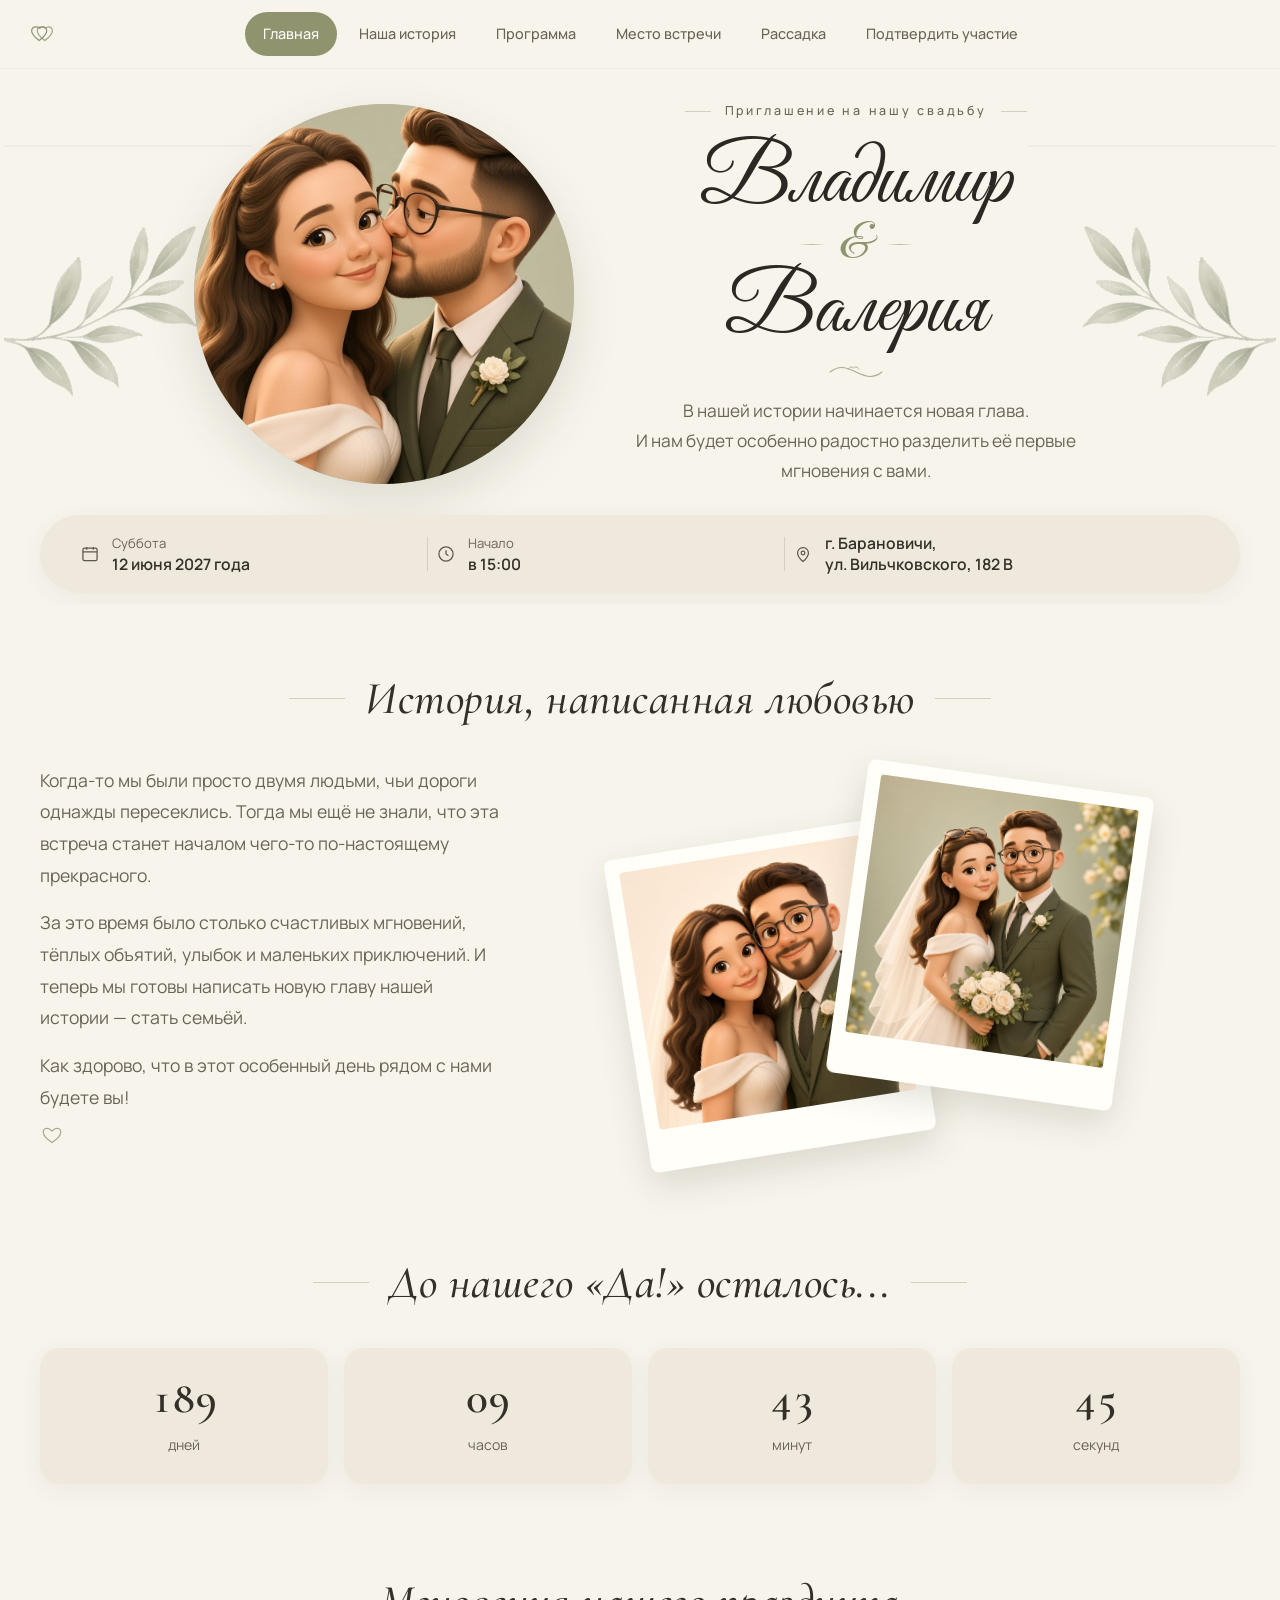
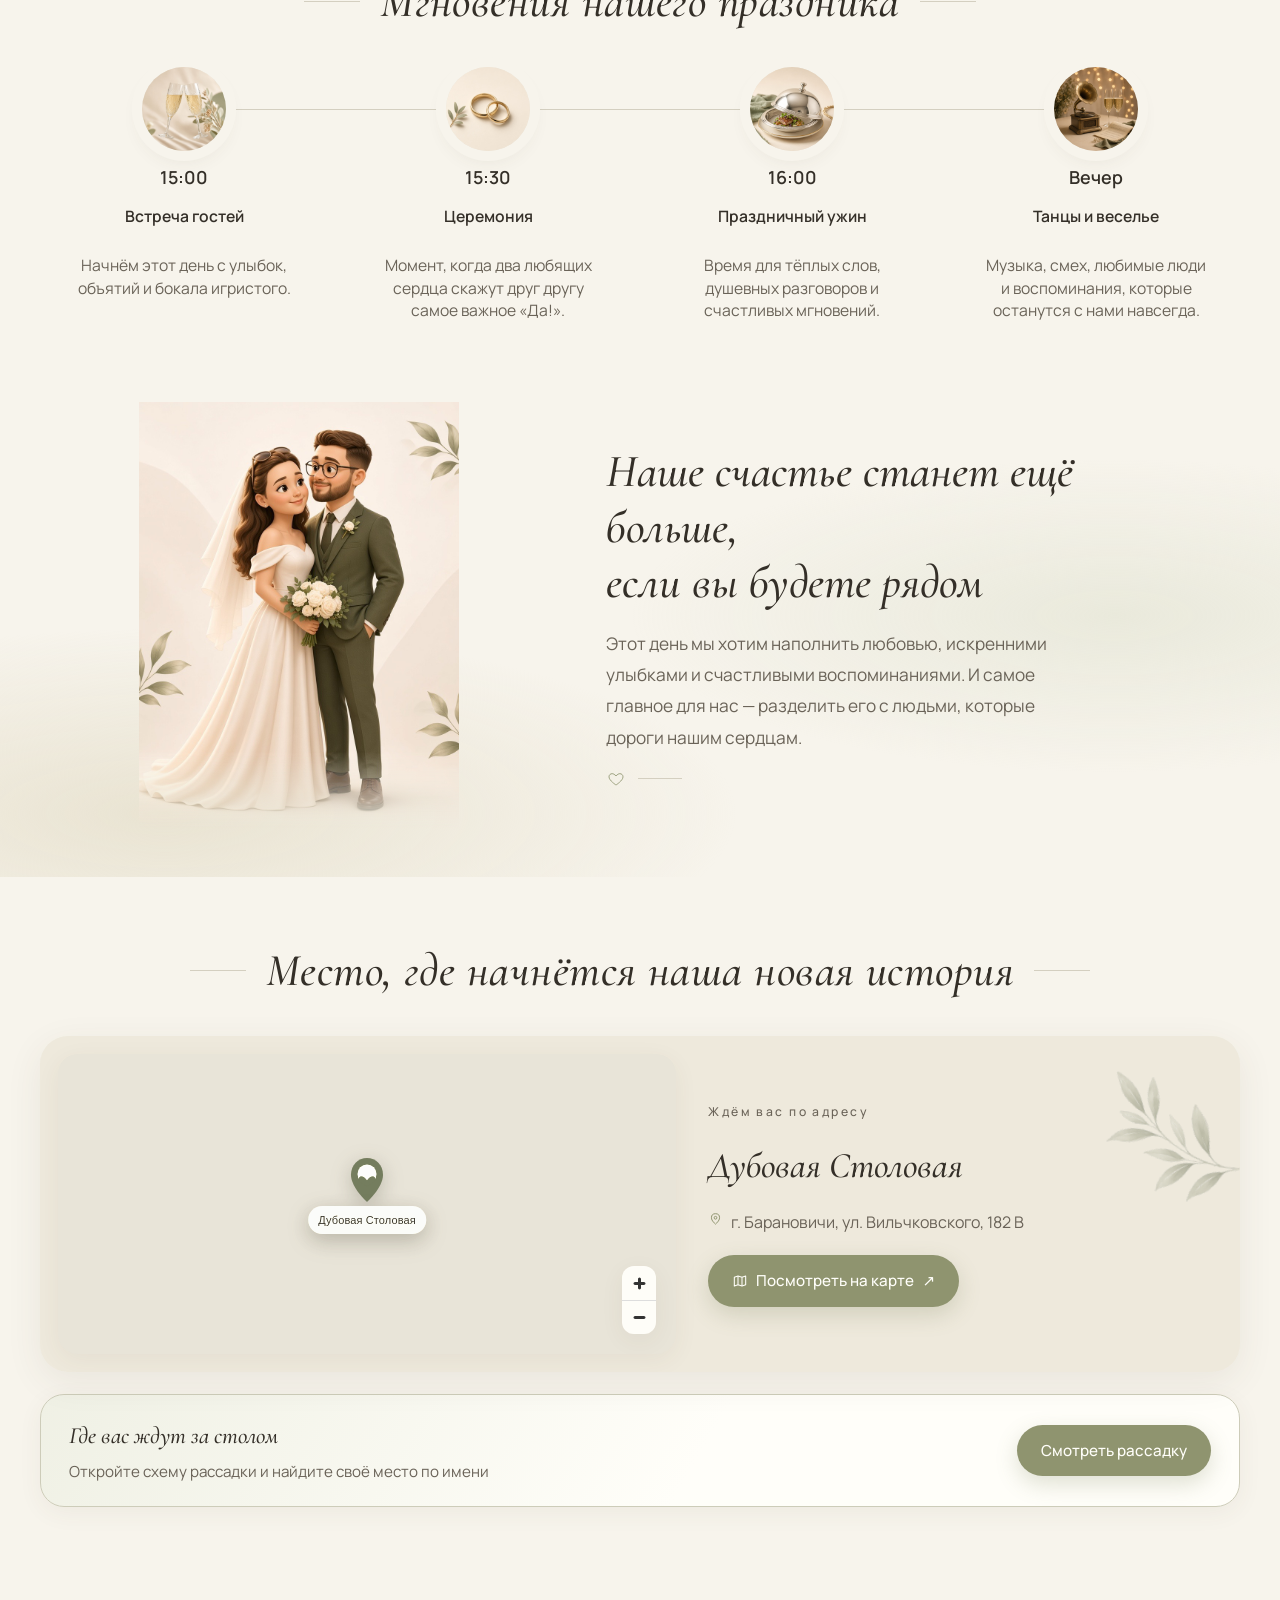
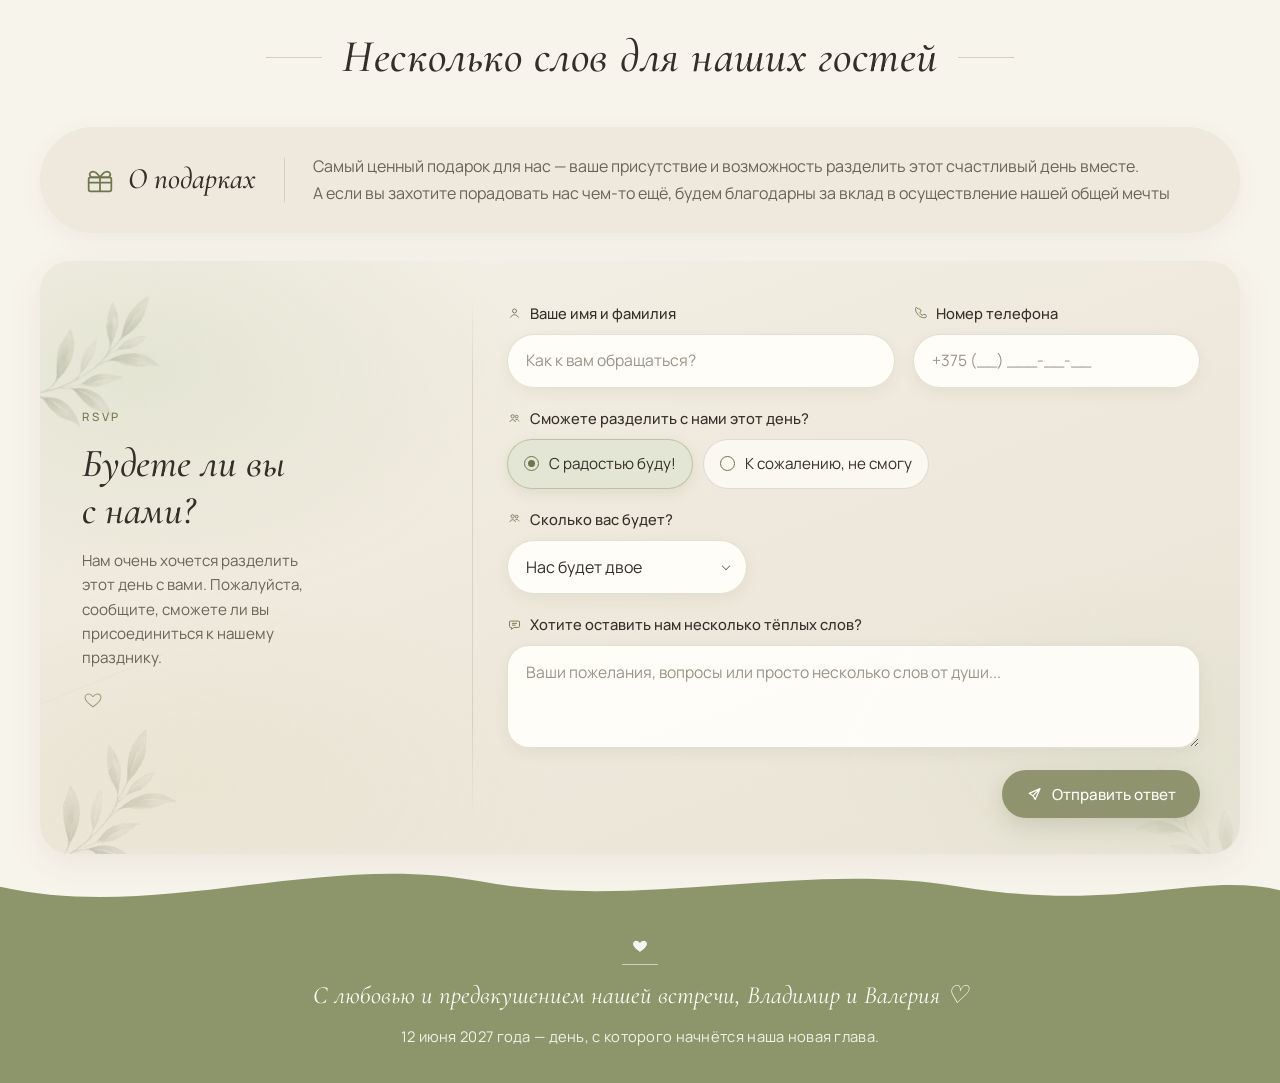
<file: index.html>
<!DOCTYPE html>
<html lang="ru">
<head>
  <meta charset="UTF-8" />
  <meta name="viewport" content="width=device-width, initial-scale=1.0" />
  <title>Владимир и Валерия — Приглашение на свадьбу</title>
  <link rel="preconnect" href="https://fonts.googleapis.com" />
  <link rel="preconnect" href="https://fonts.gstatic.com" crossorigin />
  <link href="https://fonts.googleapis.com/css2?family=Cormorant+Garamond:ital,wght@0,400;0,500;0,600;1,400;1,500;1,600&family=Great+Vibes&family=Manrope:wght@300;400;500;600&display=swap" rel="stylesheet" />
  <link rel="stylesheet" href="vendor/maplibre/maplibre-gl.css" />
  <link rel="stylesheet" href="styles.css" />
</head>
<body>
  <header class="header" id="top">
    <a href="#top" class="logo" aria-label="На главную">
      <svg width="26" height="22" viewBox="0 0 28 24" fill="none" aria-hidden="true">
        <path d="M8 4.2C5.6 4.2 3.8 6.1 3.8 8.6c0 4.1 4.2 7.3 8.2 10.6 4-3.3 8.2-6.5 8.2-10.6 0-2.5-1.8-4.4-4.2-4.4-1.4 0-2.6.7-3.3 1.7-.7-1-1.9-1.7-3.3-1.7H8z" stroke="currentColor" stroke-width="1.35" stroke-linejoin="round"/>
        <path d="M14.2 4.2c-2.4 0-4.2 1.9-4.2 4.4 0 4.1 4.2 7.3 8.2 10.6 4-3.3 8.2-6.5 8.2-10.6 0-2.5-1.8-4.4-4.2-4.4-1.4 0-2.6.7-3.3 1.7-.7-1-1.9-1.7-3.3-1.7h-1.4z" stroke="currentColor" stroke-width="1.35" stroke-linejoin="round" opacity=".8"/>
      </svg>
    </a>
    <nav class="nav" id="nav">
      <a href="#top" class="nav__link is-active">Главная</a>
      <a href="#story" class="nav__link">Наша история</a>
      <a href="#program" class="nav__link">Программа</a>
      <a href="#place" class="nav__link">Место встречи</a>
      <a href="seating.html" class="nav__link">Рассадка</a>
      <a href="#rsvp" class="nav__link">Подтвердить участие</a>
    </nav>
    <button class="nav-toggle" id="navToggle" aria-label="Меню" aria-expanded="false">
      <span></span><span></span><span></span>
    </button>
  </header>

  <main>
    <section class="hero" id="hero">
      <img class="deco deco--hero-left" src="assets/branch-left.png" alt="" aria-hidden="true" />
      <img class="deco deco--hero-right" src="assets/branch.png" alt="" aria-hidden="true" />

      <div class="hero__inner">
        <div class="hero__photo-wrap">
          <div class="hero__ring"></div>
          <div class="hero__photo">
            <img src="assets/couple-hero.jpg" alt="Владимир и Валерия" />
          </div>
        </div>

        <div class="hero__content">
          <p class="eyebrow">Приглашение на нашу свадьбу</p>
          <h1 class="hero__names">
            <span>Владимир</span>
            <em class="hero__and" aria-label="и">&amp;</em>
            <span>Валерия</span>
          </h1>
          <div class="ornament" aria-hidden="true">
            <svg width="56" height="18" viewBox="0 0 56 18" fill="none">
              <path d="M2 10c8-6 14-6 26 0s18 6 26 0" stroke="#9AA07C" stroke-width="1.1" stroke-linecap="round"/>
              <path d="M20 7.5c1.8-2.8 4.2-3.4 5.6-1.2 1.5-2.4 4-1.7 5.2.8" stroke="#9AA07C" stroke-width="1" stroke-linecap="round" fill="none"/>
            </svg>
          </div>
          <p class="hero__text">
            В нашей истории начинается новая глава.<br />
            И нам будет особенно радостно разделить её первые мгновения с вами.
          </p>
        </div>
      </div>

      <div class="info-bar">
        <div class="info-bar__item">
          <svg width="20" height="20" viewBox="0 0 24 24" fill="none" stroke="currentColor" stroke-width="1.5"><rect x="3.5" y="5" width="17" height="15" rx="2"/><path d="M3.5 9.5h17M8 3.5v3.5M16 3.5v3.5"/></svg>
          <div>
            <span>Суббота</span>
            <strong>12 июня 2027 года</strong>
          </div>
        </div>
        <div class="info-bar__divider" aria-hidden="true"></div>
        <div class="info-bar__item">
          <svg width="20" height="20" viewBox="0 0 24 24" fill="none" stroke="currentColor" stroke-width="1.5"><circle cx="12" cy="12" r="8.5"/><path d="M12 7.5V12l3 2"/></svg>
          <div>
            <span>Начало</span>
            <strong>в 15:00</strong>
          </div>
        </div>
        <div class="info-bar__divider" aria-hidden="true"></div>
        <div class="info-bar__item">
          <svg width="20" height="20" viewBox="0 0 24 24" fill="none" stroke="currentColor" stroke-width="1.5"><path d="M12 21s-6.5-5.2-6.5-10.2a6.5 6.5 0 1 1 13 0C18.5 15.8 12 21 12 21z"/><circle cx="12" cy="10.8" r="2.2"/></svg>
          <div>
            <strong>г. Барановичи,</strong>
            <strong>ул. Вильчковского, 182 В</strong>
          </div>
        </div>
      </div>
    </section>

    <section class="section story" id="story">
      <h2 class="section-title"><i></i><span>История, написанная любовью</span><i></i></h2>
      <div class="story__grid">
        <div class="story__text">
          <p>Когда-то мы были просто двумя людьми, чьи дороги однажды пересеклись. Тогда мы ещё не знали, что эта встреча станет началом чего-то по-настоящему прекрасного.</p>
          <p>За это время было столько счастливых мгновений, тёплых объятий, улыбок и маленьких приключений. И теперь мы готовы написать новую главу нашей истории — стать семьёй.</p>
          <p>Как здорово, что в этот особенный день рядом с нами будете вы!</p>
          <span class="heart" aria-hidden="true">
            <svg width="24" height="20" viewBox="0 0 28 24" fill="none"><path d="M14 21S3.5 14.2 3.5 8.8C3.5 6 5.6 4 8.2 4c2 0 3.7 1.2 5.8 3.4C16.1 5.2 17.8 4 19.8 4c2.6 0 4.7 2 4.7 4.8C24.5 14.2 14 21 14 21Z" stroke="#8F946F" stroke-width="1.25" stroke-linejoin="round"/></svg>
          </span>
        </div>
        <div class="story__photos">
          <figure class="polaroid polaroid--a">
            <img src="assets/polaroid-1.jpg" alt="" />
          </figure>
          <figure class="polaroid polaroid--b">
            <img src="assets/polaroid-2.jpg" alt="" />
          </figure>
        </div>
      </div>
    </section>

    <section class="section countdown" id="countdown">
      <h2 class="section-title"><i></i><span>До нашего «Да!» осталось...</span><i></i></h2>
      <div class="countdown__grid">
        <div class="countdown__item"><span data-unit="days">0</span><small>дней</small></div>
        <div class="countdown__item"><span data-unit="hours">00</span><small>часов</small></div>
        <div class="countdown__item"><span data-unit="minutes">00</span><small>минут</small></div>
        <div class="countdown__item"><span data-unit="seconds">00</span><small>секунд</small></div>
      </div>
    </section>

    <section class="section program" id="program">
      <h2 class="section-title"><i></i><span>Мгновения нашего праздника</span><i></i></h2>
      <div class="timeline">
        <div class="timeline__line" aria-hidden="true"></div>
        <article class="timeline__item">
          <div class="timeline__icon">
            <img src="assets/icon-welcome.jpg" alt="" width="72" height="72" />
          </div>
          <time>15:00</time>
          <p><strong>Встреча гостей</strong><br />Начнём этот день с улыбок, объятий и бокала игристого.</p>
        </article>
        <article class="timeline__item">
          <div class="timeline__icon">
            <img src="assets/icon-ceremony.jpg" alt="" width="72" height="72" />
          </div>
          <time>15:30</time>
          <p><strong>Церемония</strong><br />Момент, когда два любящих сердца скажут друг другу самое важное «Да!».</p>
        </article>
        <article class="timeline__item">
          <div class="timeline__icon">
            <img src="assets/icon-dinner.jpg" alt="" width="72" height="72" />
          </div>
          <time>16:00</time>
          <p><strong>Праздничный ужин</strong><br />Время для тёплых слов, душевных разговоров и счастливых мгновений.</p>
        </article>
        <article class="timeline__item">
          <div class="timeline__icon">
            <img src="assets/icon-evening.jpg" alt="" width="72" height="72" />
          </div>
          <time>Вечер</time>
          <p><strong>Танцы и веселье</strong><br />Музыка, смех, любимые люди и воспоминания, которые останутся с нами навсегда.</p>
        </article>
      </div>
    </section>

    <section class="welcome">
      <div class="welcome__wash" aria-hidden="true"></div>
      <div class="welcome__inner">
        <div class="welcome__photo">
          <img src="assets/couple-full.jpg" alt="Молодожёны" />
        </div>
        <div class="welcome__content">
          <h2>Наше счастье станет ещё больше,<br />если вы будете рядом</h2>
          <p>Этот день мы хотим наполнить любовью, искренними улыбками и счастливыми воспоминаниями. И самое главное для нас — разделить его с людьми, которые дороги нашим сердцам.</p>
          <div class="welcome__mark" aria-hidden="true">
            <svg width="20" height="16" viewBox="0 0 28 24" fill="none"><path d="M14 21S3.5 14.2 3.5 8.8C3.5 6 5.6 4 8.2 4c2 0 3.7 1.2 5.8 3.4C16.1 5.2 17.8 4 19.8 4c2.6 0 4.7 2 4.7 4.8C24.5 14.2 14 21 14 21Z" stroke="#8F946F" stroke-width="1.25"/></svg>
            <i></i>
          </div>
        </div>
      </div>
    </section>

    <section class="section place" id="place">
      <h2 class="section-title"><i></i><span>Место, где начнётся наша новая история</span><i></i></h2>
      <div class="place__card">
        <img class="place__deco" src="assets/branch.png" alt="" aria-hidden="true" />
        <div class="place__map" id="placeMap" role="img" aria-label="Дубовая Столовая на карте"></div>
        <div class="place__info">
          <p class="place__label">Ждём вас по адресу</p>
          <h3>Дубовая Столовая</h3>
          <p class="place__address">
            <svg width="15" height="15" viewBox="0 0 24 24" fill="none" stroke="currentColor" stroke-width="1.6"><path d="M12 21s-6.5-5.2-6.5-10.2a6.5 6.5 0 1 1 13 0C18.5 15.8 12 21 12 21z"/><circle cx="12" cy="10.8" r="2.2"/></svg>
            г. Барановичи, ул. Вильчковского, 182 В
          </p>
          <a class="btn" href="https://www.google.com/maps/search/?api=1&query=53.135015,25.955834" target="_blank" rel="noopener">
            <svg width="16" height="16" viewBox="0 0 24 24" fill="none" stroke="currentColor" stroke-width="1.6" stroke-linejoin="round" aria-hidden="true"><path d="M9 4.5 3.5 6.5v13l5.5-2 6 2 5.5-2v-13L15 6.5l-6-2Z"/><path d="M9 4.5v13M15 6.5v13"/></svg>
            Посмотреть на карте
            <span>↗</span>
          </a>
        </div>
      </div>

      <a class="seating-teaser" href="seating.html">
        <div class="seating-teaser__text">
          <strong>Где вас ждут за столом</strong>
          <span>Откройте схему рассадки и найдите своё место по имени</span>
        </div>
        <span class="btn seating-teaser__btn">Смотреть рассадку</span>
      </a>
    </section>

    <section class="section guests" id="rsvp">
      <h2 class="section-title"><i></i><span>Несколько слов для наших гостей</span><i></i></h2>

      <div class="gifts">
        <div class="gifts__card">
          <div class="gifts__head">
            <svg width="32" height="32" viewBox="0 0 24 24" fill="none" stroke="currentColor" stroke-width="1.3"><rect x="3.5" y="10" width="17" height="10.5" rx="1.4"/><path d="M12 10v10.5M3.5 14h17"/><path d="M12 10c-2.3-3.6-4.6-5-6.5-4S4 8.5 5.4 10H12zM12 10c2.3-3.6 4.6-5 6.5-4S20 8.5 18.6 10H12z"/></svg>
            <h3>О подарках</h3>
          </div>
          <div class="gifts__divider" aria-hidden="true"></div>
          <div class="gifts__text">
            <p>Самый ценный подарок для нас — ваше присутствие и возможность разделить этот счастливый день вместе.<br>А если вы захотите порадовать нас чем-то ещё, будем благодарны за вклад в осуществление нашей общей мечты</p>
          </div>
        </div>
      </div>

      <div class="rsvp">
      <form class="rsvp__card" id="rsvpForm">
        <img class="rsvp__leaf rsvp__leaf--tl" src="assets/branch-left.png" alt="" aria-hidden="true" />
        <img class="rsvp__leaf rsvp__leaf--bl" src="assets/branch-left.png" alt="" aria-hidden="true" />
        <img class="rsvp__leaf rsvp__leaf--br" src="assets/branch.png" alt="" aria-hidden="true" />

        <div class="rsvp__side">
          <p class="rsvp__eyebrow">RSVP</p>
          <h3 class="rsvp__title">Будете ли вы<br />с нами?</h3>
          <p class="rsvp__hint">Нам очень хочется разделить этот день с вами. Пожалуйста, сообщите, сможете ли вы присоединиться к нашему празднику.</p>
          <span class="rsvp__heart" aria-hidden="true">
            <svg width="22" height="18" viewBox="0 0 28 24" fill="none">
              <path d="M14 21S3.5 14.2 3.5 8.8C3.5 6 5.6 4 8.2 4c2 0 3.7 1.2 5.8 3.4C16.1 5.2 17.8 4 19.8 4c2.6 0 4.7 2 4.7 4.8C24.5 14.2 14 21 14 21Z" stroke="#8F946F" stroke-width="1.35" stroke-linejoin="round"/>
            </svg>
          </span>
        </div>

        <div class="rsvp__divider" aria-hidden="true"></div>

        <div class="rsvp__fields">
          <div class="rsvp__row">
            <div class="field">
              <label class="rsvp__label" for="guestName">
                <svg width="15" height="15" viewBox="0 0 24 24" fill="none" stroke="currentColor" stroke-width="1.6" aria-hidden="true"><circle cx="12" cy="8" r="3.2"/><path d="M5.5 18.5c1.6-3 4-4.5 6.5-4.5s4.9 1.5 6.5 4.5"/></svg>
                Ваше имя и фамилия
              </label>
              <input class="field__input" id="guestName" name="name" type="text" autocomplete="name" placeholder="Как к вам обращаться?" required />
            </div>
            <div class="field">
              <label class="rsvp__label" for="guestPhone">
                <svg width="15" height="15" viewBox="0 0 24 24" fill="none" stroke="currentColor" stroke-width="1.6" aria-hidden="true"><path d="M8.2 4.8c.4-.4 1-.5 1.5-.3l2 1c.5.2.8.7.8 1.2v1.7c0 .4-.2.8-.5 1-.7.5-1 1.3-.7 2.1.5 1.4 1.7 2.6 3.1 3.1.8.3 1.6 0 2.1-.7.2-.3.6-.5 1-.5h1.7c.5 0 1 .3 1.2.8l1 2c.2.5.1 1.1-.3 1.5-1.2 1.1-2.9 1.5-4.5 1.1C11.3 18.3 5.7 12.7 4.1 6.4c-.4-1.6 0-3.3 1.1-4.5z" stroke-linejoin="round"/></svg>
                Номер телефона
              </label>
              <input class="field__input" id="guestPhone" name="phone" type="tel" autocomplete="tel" inputmode="tel" placeholder="+375 (__) ___-__-__" required />
            </div>
          </div>

          <div class="field">
            <p class="rsvp__q" id="attendLabel">
              <svg width="15" height="15" viewBox="0 0 24 24" fill="none" stroke="currentColor" stroke-width="1.6" aria-hidden="true"><circle cx="9" cy="8.5" r="2.6"/><circle cx="15.5" cy="9" r="2.2"/><path d="M4.5 17.5c.9-2.4 2.8-3.6 4.5-3.6s3.6 1.2 4.5 3.6M13.2 14.2c.7-.4 1.6-.6 2.3-.6 1.5 0 3 .9 3.7 2.9"/></svg>
              Сможете разделить с нами этот день?
            </p>
            <div class="rsvp__radios" role="radiogroup" aria-labelledby="attendLabel">
              <label class="radio">
                <input type="radio" name="attend" value="yes" checked />
                <span class="radio__ui"></span>
                <span>С радостью буду!</span>
              </label>
              <label class="radio">
                <input type="radio" name="attend" value="no" />
                <span class="radio__ui"></span>
                <span>К сожалению, не смогу</span>
              </label>
            </div>
          </div>

          <div class="field" id="guestCountRow">
            <label class="rsvp__label" for="guests">
              <svg width="15" height="15" viewBox="0 0 24 24" fill="none" stroke="currentColor" stroke-width="1.6" aria-hidden="true"><circle cx="9" cy="8.5" r="2.6"/><circle cx="15.5" cy="9" r="2.2"/><path d="M4.5 17.5c.9-2.4 2.8-3.6 4.5-3.6s3.6 1.2 4.5 3.6M13.2 14.2c.7-.4 1.6-.6 2.3-.6 1.5 0 3 .9 3.7 2.9"/></svg>
              Сколько вас будет?
            </label>
            <div class="select select--guests">
              <select id="guests" name="guests">
                <option value="1">Только я</option>
                <option value="2" selected>Нас будет двое</option>
                <option value="3">Нас будет трое</option>
                <option value="4">Нас будет четверо</option>
              </select>
            </div>
          </div>

          <div class="field">
            <label class="rsvp__label" for="guestNote">
              <svg width="15" height="15" viewBox="0 0 24 24" fill="none" stroke="currentColor" stroke-width="1.6" aria-hidden="true"><path d="M5.5 6.5h13A1.5 1.5 0 0 1 20 8v7.2a1.5 1.5 0 0 1-1.5 1.5H11l-3.8 3v-3H5.5A1.5 1.5 0 0 1 4 15.2V8A1.5 1.5 0 0 1 5.5 6.5Z"/><path d="M8 10.2h8M8 13h5.5"/></svg>
              Хотите оставить нам несколько тёплых слов?
            </label>
            <textarea class="field__input field__input--area" id="guestNote" name="note" rows="3" placeholder="Ваши пожелания, вопросы или просто несколько слов от души..."></textarea>
          </div>

          <div class="rsvp__actions">
            <button type="submit" class="btn btn--send">
              <svg width="16" height="16" viewBox="0 0 24 24" fill="none" stroke="currentColor" stroke-width="1.8" aria-hidden="true"><path d="M21 4 10.5 14.5M21 4l-7.2 16.2-3.3-5.7L4.8 11 21 4Z" stroke-linejoin="round"/></svg>
              Отправить ответ
            </button>
          </div>
        </div>
      </form>
      <div class="rsvp__thanks" id="rsvpThanks" hidden>
        <p>Спасибо за ваш ответ!</p>
        <p>Если вы будете с нами — уже предвкушаем нашу встречу! А если не получится — мысленно обнимаем вас и благодарим за тёплые пожелания.</p>
      </div>
      </div>
    </section>
  </main>

  <footer class="footer">
    <svg class="footer__wave" viewBox="0 0 1440 90" preserveAspectRatio="none" aria-hidden="true">
      <path d="M0,48 C180,88 360,8 540,42 C720,76 900,18 1080,48 C1260,78 1350,30 1440,52 L1440,90 L0,90 Z" fill="currentColor"/>
    </svg>
    <div class="footer__inner">
      <svg width="20" height="16" viewBox="0 0 28 24" fill="none" aria-hidden="true"><path d="M14 21S3.5 14.2 3.5 8.8C3.5 6 5.6 4 8.2 4c2 0 3.7 1.2 5.8 3.4C16.1 5.2 17.8 4 19.8 4c2.6 0 4.7 2 4.7 4.8C24.5 14.2 14 21 14 21Z" fill="#fff" opacity=".92"/></svg>
      <i></i>
      <p class="footer__text">
        <span>С любовью и предвкушением нашей встречи, Владимир и Валерия ♡</span>
        <span class="footer__note">12 июня 2027 года — день, с которого начнётся наша новая глава.</span>
      </p>
    </div>
  </footer>

  <script src="vendor/maplibre/maplibre-gl.js"></script>
  <script src="script.js"></script>
</body>
</html>
</file>
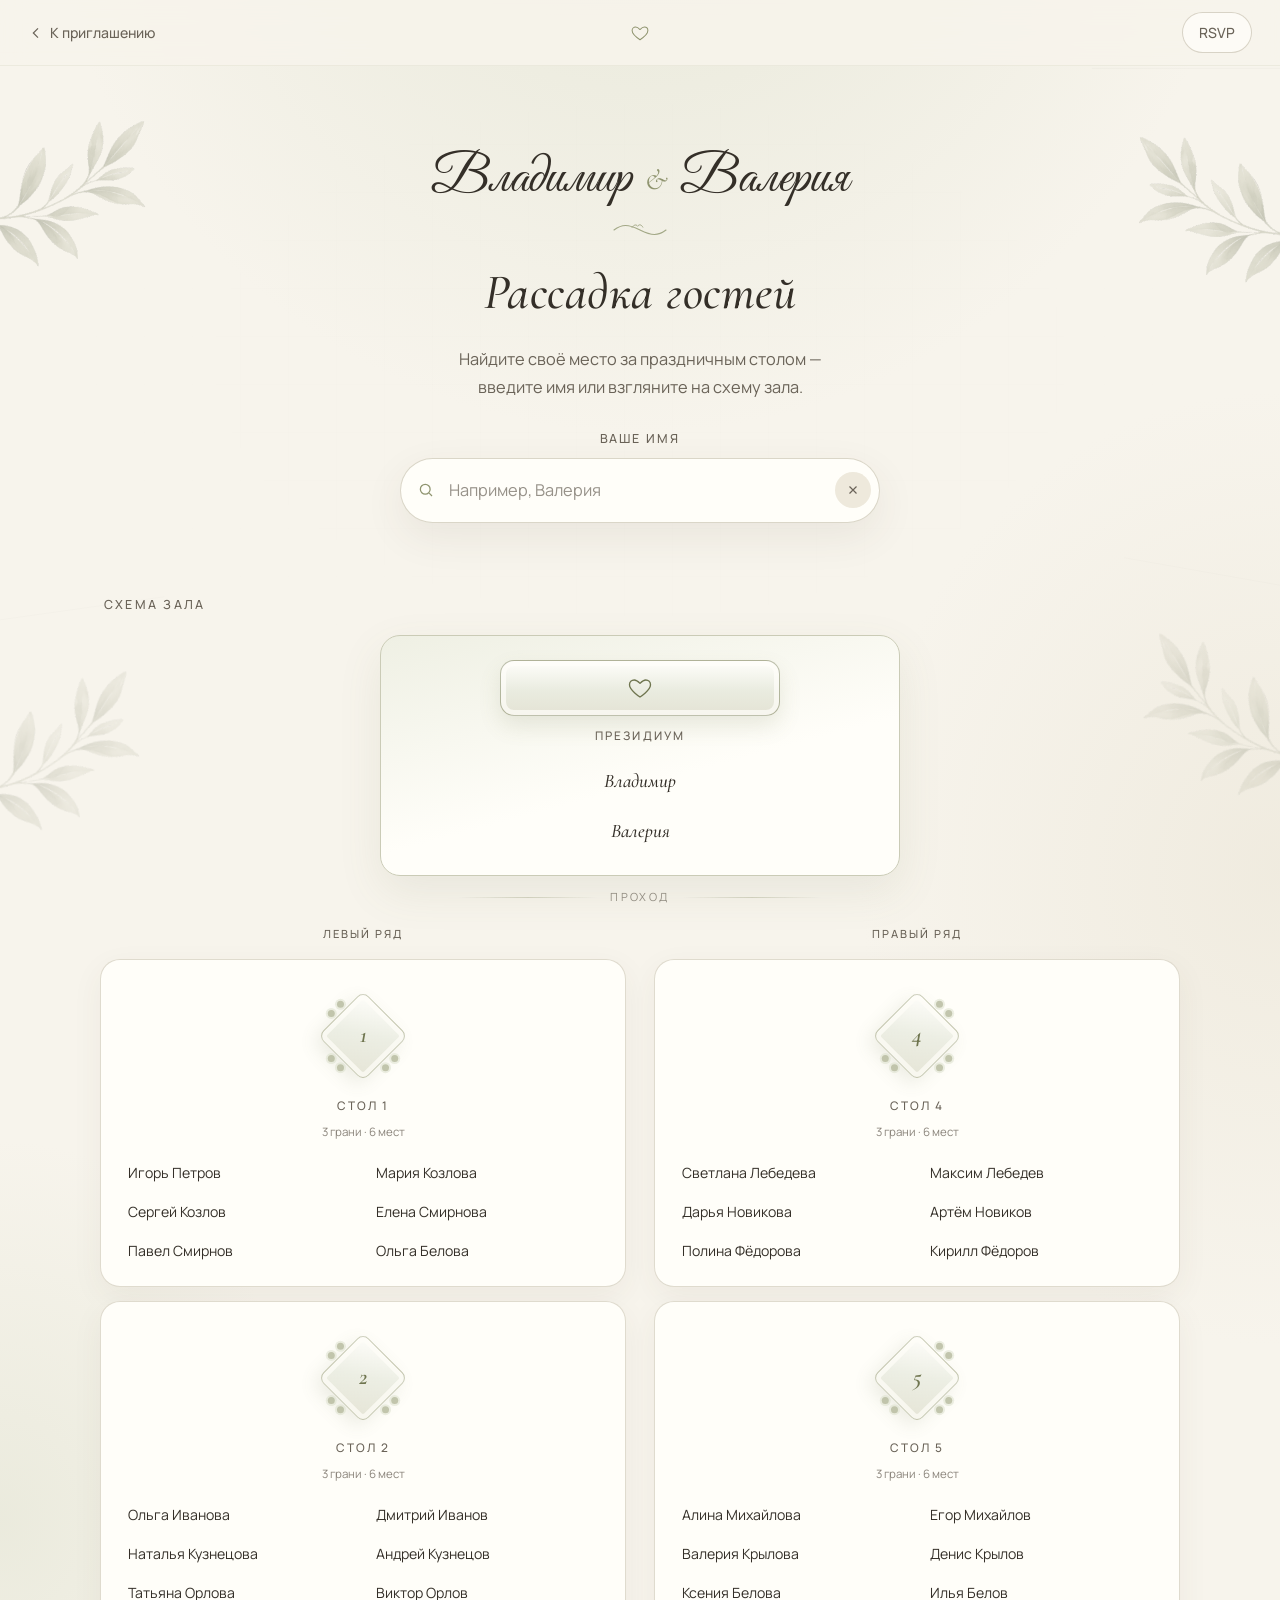
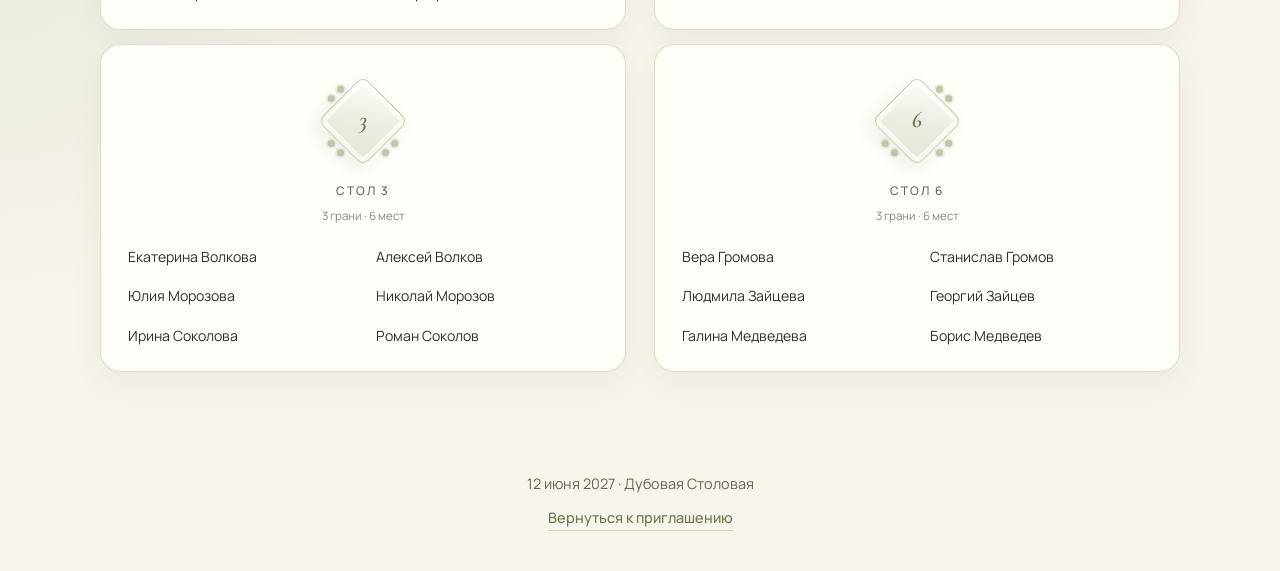
<file: seating.html>
<!DOCTYPE html>
<html lang="ru">
<head>
  <meta charset="UTF-8" />
  <meta name="viewport" content="width=device-width, initial-scale=1.0" />
  <title>Рассадка гостей — Владимир и Валерия</title>
  <link rel="preconnect" href="https://fonts.googleapis.com" />
  <link rel="preconnect" href="https://fonts.gstatic.com" crossorigin />
  <link href="https://fonts.googleapis.com/css2?family=Cormorant+Garamond:ital,wght@0,400;0,500;0,600;1,400;1,500;1,600&family=Great+Vibes&family=Manrope:wght@300;400;500;600&display=swap" rel="stylesheet" />
  <link rel="stylesheet" href="styles.css" />
  <link rel="stylesheet" href="seating.css" />
</head>
<body class="page-seating">
  <div class="seat-wash" aria-hidden="true"></div>
  <img class="seat-deco seat-deco--tl" src="assets/branch-left.png" alt="" aria-hidden="true" />
  <img class="seat-deco seat-deco--tr" src="assets/branch.png" alt="" aria-hidden="true" />
  <img class="seat-deco seat-deco--bl" src="assets/branch-left.png" alt="" aria-hidden="true" />
  <img class="seat-deco seat-deco--br" src="assets/branch.png" alt="" aria-hidden="true" />

  <header class="seat-top">
    <a class="seat-back" href="index.html">
      <svg width="16" height="16" viewBox="0 0 24 24" fill="none" stroke="currentColor" stroke-width="1.8" aria-hidden="true"><path d="M15 5 8 12l7 7"/></svg>
      К приглашению
    </a>
    <a href="index.html" class="seat-mark" aria-label="Владимир и Валерия">
      <svg width="22" height="18" viewBox="0 0 28 24" fill="none" aria-hidden="true">
        <path d="M14 21S3.5 14.2 3.5 8.8C3.5 6 5.6 4 8.2 4c2 0 3.7 1.2 5.8 3.4C16.1 5.2 17.8 4 19.8 4c2.6 0 4.7 2 4.7 4.8C24.5 14.2 14 21 14 21Z" stroke="currentColor" stroke-width="1.35" stroke-linejoin="round"/>
      </svg>
    </a>
    <a class="seat-rsvp" href="index.html#rsvp">RSVP</a>
  </header>

  <main class="seat-main">
    <section class="seat-hero">
      <p class="seat-hero__brand">Владимир <em>&amp;</em> Валерия</p>
      <div class="seat-hero__ornament" aria-hidden="true">
        <svg width="64" height="18" viewBox="0 0 56 18" fill="none">
          <path d="M2 10c8-6 14-6 26 0s18 6 26 0" stroke="#9AA07C" stroke-width="1.1" stroke-linecap="round"/>
          <path d="M20 7.5c1.8-2.8 4.2-3.4 5.6-1.2 1.5-2.4 4-1.7 5.2.8" stroke="#9AA07C" stroke-width="1" stroke-linecap="round" fill="none"/>
        </svg>
      </div>
      <h1 class="seat-hero__title">Рассадка гостей</h1>
      <p class="seat-hero__text">Найдите своё место за праздничным столом — введите имя или взгляните на схему зала.</p>

      <div class="seat-finder">
        <label class="seat-finder__label" for="seatSearch">Ваше имя</label>
        <div class="seat-finder__bar">
          <svg class="seat-finder__icon" width="18" height="18" viewBox="0 0 24 24" fill="none" stroke="currentColor" stroke-width="1.7" aria-hidden="true"><circle cx="11" cy="11" r="6.5"/><path d="M16.2 16.2 20 20"/></svg>
          <input id="seatSearch" class="seat-finder__input" type="text" autocomplete="off" placeholder="Например, Валерия" enterkeyhint="search" />
          <button type="button" class="seat-finder__clear" id="seatClear" hidden aria-label="Сбросить">
            <svg width="14" height="14" viewBox="0 0 24 24" fill="none" stroke="currentColor" stroke-width="2" aria-hidden="true"><path d="M6 6l12 12M18 6 6 18"/></svg>
          </button>
        </div>
        <div class="seat-reveal" id="seatReveal" hidden></div>
      </div>
    </section>

    <section class="seat-hall" aria-label="Схема рассадки">
      <div class="seat-hall__head">
        <p class="seat-hall__eyebrow">Схема зала</p>
      </div>

      <div class="seat-plan" id="seatPlan"></div>
    </section>
  </main>

  <footer class="seat-foot">
    <p>12 июня 2027 · Дубовая Столовая</p>
    <a href="index.html">Вернуться к приглашению</a>
  </footer>

  <script src="seating.js"></script>
</body>
</html>
</file>
<file: vendor/maplibre/maplibre-gl.css>
.maplibregl-map{font:12px/20px Helvetica Neue,Arial,Helvetica,sans-serif;overflow:hidden;position:relative;-webkit-tap-highlight-color:rgb(0 0 0/0)}.maplibregl-canvas{left:0;position:absolute;top:0}.maplibregl-map:fullscreen{height:100%;width:100%}.maplibregl-ctrl-group button.maplibregl-ctrl-compass{touch-action:none}.maplibregl-canvas-container.maplibregl-interactive,.maplibregl-ctrl-group button.maplibregl-ctrl-compass{cursor:grab;-webkit-user-select:none;-moz-user-select:none;user-select:none}.maplibregl-canvas-container.maplibregl-interactive.maplibregl-track-pointer{cursor:pointer}.maplibregl-canvas-container.maplibregl-interactive:active,.maplibregl-ctrl-group button.maplibregl-ctrl-compass:active{cursor:grabbing}.maplibregl-canvas-container.maplibregl-touch-zoom-rotate,.maplibregl-canvas-container.maplibregl-touch-zoom-rotate .maplibregl-canvas{touch-action:pan-x pan-y}.maplibregl-canvas-container.maplibregl-touch-drag-pan,.maplibregl-canvas-container.maplibregl-touch-drag-pan .maplibregl-canvas{touch-action:pinch-zoom}.maplibregl-canvas-container.maplibregl-touch-zoom-rotate.maplibregl-touch-drag-pan,.maplibregl-canvas-container.maplibregl-touch-zoom-rotate.maplibregl-touch-drag-pan .maplibregl-canvas{touch-action:none}.maplibregl-canvas-container.maplibregl-touch-drag-pan.maplibregl-cooperative-gestures,.maplibregl-canvas-container.maplibregl-touch-drag-pan.maplibregl-cooperative-gestures .maplibregl-canvas{touch-action:pan-x pan-y}.maplibregl-ctrl-bottom-left,.maplibregl-ctrl-bottom-right,.maplibregl-ctrl-top-left,.maplibregl-ctrl-top-right{pointer-events:none;position:absolute;z-index:2}.maplibregl-ctrl-top-left{left:0;top:0}.maplibregl-ctrl-top-right{right:0;top:0}.maplibregl-ctrl-bottom-left{bottom:0;left:0}.maplibregl-ctrl-bottom-right{bottom:0;right:0}.maplibregl-ctrl{clear:both;pointer-events:auto;transform:translate(0)}.maplibregl-ctrl-top-left .maplibregl-ctrl{float:left;margin:10px 0 0 10px}.maplibregl-ctrl-top-right .maplibregl-ctrl{float:right;margin:10px 10px 0 0}.maplibregl-ctrl-bottom-left .maplibregl-ctrl{float:left;margin:0 0 10px 10px}.maplibregl-ctrl-bottom-right .maplibregl-ctrl{float:right;margin:0 10px 10px 0}.maplibregl-ctrl-group{background:#fff;border-radius:4px}.maplibregl-ctrl-group:not(:empty){box-shadow:0 0 0 2px rgba(0,0,0,.1)}@media (forced-colors:active){.maplibregl-ctrl-group:not(:empty){box-shadow:0 0 0 2px ButtonText}}.maplibregl-ctrl-group button{background-color:transparent;border:0;box-sizing:border-box;cursor:pointer;display:block;height:29px;outline:none;padding:0;width:29px}.maplibregl-ctrl-group button+button{border-top:1px solid #ddd}.maplibregl-ctrl button .maplibregl-ctrl-icon{background-position:50%;background-repeat:no-repeat;display:block;height:100%;width:100%}@media (forced-colors:active){.maplibregl-ctrl-icon{background-color:transparent}.maplibregl-ctrl-group button+button{border-top:1px solid ButtonText}}.maplibregl-ctrl button::-moz-focus-inner{border:0;padding:0}.maplibregl-ctrl-attrib-button:focus,.maplibregl-ctrl-group button:focus{box-shadow:0 0 2px 2px #0096ff}.maplibregl-ctrl button:disabled{cursor:not-allowed}.maplibregl-ctrl button:disabled .maplibregl-ctrl-icon{opacity:.25}.maplibregl-ctrl button:not(:disabled):hover{background-color:rgb(0 0 0/5%)}.maplibregl-ctrl-group button:focus:focus-visible{box-shadow:0 0 2px 2px #0096ff}.maplibregl-ctrl-group button:focus:not(:focus-visible){box-shadow:none}.maplibregl-ctrl-group button:focus:first-child{border-radius:4px 4px 0 0}.maplibregl-ctrl-group button:focus:last-child{border-radius:0 0 4px 4px}.maplibregl-ctrl-group button:focus:only-child{border-radius:inherit}.maplibregl-ctrl button.maplibregl-ctrl-zoom-out .maplibregl-ctrl-icon{background-image:url("data:image/svg+xml;charset=utf-8,%3Csvg xmlns='http://www.w3.org/2000/svg' width='29' height='29' fill='%23333' viewBox='0 0 29 29'%3E%3Cpath d='M10 13c-.75 0-1.5.75-1.5 1.5S9.25 16 10 16h9c.75 0 1.5-.75 1.5-1.5S19.75 13 19 13z'/%3E%3C/svg%3E")}.maplibregl-ctrl button.maplibregl-ctrl-zoom-in .maplibregl-ctrl-icon{background-image:url("data:image/svg+xml;charset=utf-8,%3Csvg xmlns='http://www.w3.org/2000/svg' width='29' height='29' fill='%23333' viewBox='0 0 29 29'%3E%3Cpath d='M14.5 8.5c-.75 0-1.5.75-1.5 1.5v3h-3c-.75 0-1.5.75-1.5 1.5S9.25 16 10 16h3v3c0 .75.75 1.5 1.5 1.5S16 19.75 16 19v-3h3c.75 0 1.5-.75 1.5-1.5S19.75 13 19 13h-3v-3c0-.75-.75-1.5-1.5-1.5'/%3E%3C/svg%3E")}@media (forced-colors:active){.maplibregl-ctrl button.maplibregl-ctrl-zoom-out .maplibregl-ctrl-icon{background-image:url("data:image/svg+xml;charset=utf-8,%3Csvg xmlns='http://www.w3.org/2000/svg' width='29' height='29' fill='%23fff' viewBox='0 0 29 29'%3E%3Cpath d='M10 13c-.75 0-1.5.75-1.5 1.5S9.25 16 10 16h9c.75 0 1.5-.75 1.5-1.5S19.75 13 19 13z'/%3E%3C/svg%3E")}.maplibregl-ctrl button.maplibregl-ctrl-zoom-in .maplibregl-ctrl-icon{background-image:url("data:image/svg+xml;charset=utf-8,%3Csvg xmlns='http://www.w3.org/2000/svg' width='29' height='29' fill='%23fff' viewBox='0 0 29 29'%3E%3Cpath d='M14.5 8.5c-.75 0-1.5.75-1.5 1.5v3h-3c-.75 0-1.5.75-1.5 1.5S9.25 16 10 16h3v3c0 .75.75 1.5 1.5 1.5S16 19.75 16 19v-3h3c.75 0 1.5-.75 1.5-1.5S19.75 13 19 13h-3v-3c0-.75-.75-1.5-1.5-1.5'/%3E%3C/svg%3E")}}@media (forced-colors:active) and (prefers-color-scheme:light){.maplibregl-ctrl button.maplibregl-ctrl-zoom-out .maplibregl-ctrl-icon{background-image:url("data:image/svg+xml;charset=utf-8,%3Csvg xmlns='http://www.w3.org/2000/svg' width='29' height='29' viewBox='0 0 29 29'%3E%3Cpath d='M10 13c-.75 0-1.5.75-1.5 1.5S9.25 16 10 16h9c.75 0 1.5-.75 1.5-1.5S19.75 13 19 13z'/%3E%3C/svg%3E")}.maplibregl-ctrl button.maplibregl-ctrl-zoom-in .maplibregl-ctrl-icon{background-image:url("data:image/svg+xml;charset=utf-8,%3Csvg xmlns='http://www.w3.org/2000/svg' width='29' height='29' viewBox='0 0 29 29'%3E%3Cpath d='M14.5 8.5c-.75 0-1.5.75-1.5 1.5v3h-3c-.75 0-1.5.75-1.5 1.5S9.25 16 10 16h3v3c0 .75.75 1.5 1.5 1.5S16 19.75 16 19v-3h3c.75 0 1.5-.75 1.5-1.5S19.75 13 19 13h-3v-3c0-.75-.75-1.5-1.5-1.5'/%3E%3C/svg%3E")}}.maplibregl-ctrl button.maplibregl-ctrl-fullscreen .maplibregl-ctrl-icon{background-image:url("data:image/svg+xml;charset=utf-8,%3Csvg xmlns='http://www.w3.org/2000/svg' width='29' height='29' fill='%23333' viewBox='0 0 29 29'%3E%3Cpath d='M24 16v5.5c0 1.75-.75 2.5-2.5 2.5H16v-1l3-1.5-4-5.5 1-1 5.5 4 1.5-3zM6 16l1.5 3 5.5-4 1 1-4 5.5 3 1.5v1H7.5C5.75 24 5 23.25 5 21.5V16zm7-11v1l-3 1.5 4 5.5-1 1-5.5-4L6 13H5V7.5C5 5.75 5.75 5 7.5 5zm11 2.5c0-1.75-.75-2.5-2.5-2.5H16v1l3 1.5-4 5.5 1 1 5.5-4 1.5 3h1z'/%3E%3C/svg%3E")}.maplibregl-ctrl button.maplibregl-ctrl-shrink .maplibregl-ctrl-icon{background-image:url("data:image/svg+xml;charset=utf-8,%3Csvg xmlns='http://www.w3.org/2000/svg' width='29' height='29' viewBox='0 0 29 29'%3E%3Cpath d='M18.5 16c-1.75 0-2.5.75-2.5 2.5V24h1l1.5-3 5.5 4 1-1-4-5.5 3-1.5v-1zM13 18.5c0-1.75-.75-2.5-2.5-2.5H5v1l3 1.5L4 24l1 1 5.5-4 1.5 3h1zm3-8c0 1.75.75 2.5 2.5 2.5H24v-1l-3-1.5L25 5l-1-1-5.5 4L17 5h-1zM10.5 13c1.75 0 2.5-.75 2.5-2.5V5h-1l-1.5 3L5 4 4 5l4 5.5L5 12v1z'/%3E%3C/svg%3E")}@media (forced-colors:active){.maplibregl-ctrl button.maplibregl-ctrl-fullscreen .maplibregl-ctrl-icon{background-image:url("data:image/svg+xml;charset=utf-8,%3Csvg xmlns='http://www.w3.org/2000/svg' width='29' height='29' fill='%23fff' viewBox='0 0 29 29'%3E%3Cpath d='M24 16v5.5c0 1.75-.75 2.5-2.5 2.5H16v-1l3-1.5-4-5.5 1-1 5.5 4 1.5-3zM6 16l1.5 3 5.5-4 1 1-4 5.5 3 1.5v1H7.5C5.75 24 5 23.25 5 21.5V16zm7-11v1l-3 1.5 4 5.5-1 1-5.5-4L6 13H5V7.5C5 5.75 5.75 5 7.5 5zm11 2.5c0-1.75-.75-2.5-2.5-2.5H16v1l3 1.5-4 5.5 1 1 5.5-4 1.5 3h1z'/%3E%3C/svg%3E")}.maplibregl-ctrl button.maplibregl-ctrl-shrink .maplibregl-ctrl-icon{background-image:url("data:image/svg+xml;charset=utf-8,%3Csvg xmlns='http://www.w3.org/2000/svg' width='29' height='29' fill='%23fff' viewBox='0 0 29 29'%3E%3Cpath d='M18.5 16c-1.75 0-2.5.75-2.5 2.5V24h1l1.5-3 5.5 4 1-1-4-5.5 3-1.5v-1zM13 18.5c0-1.75-.75-2.5-2.5-2.5H5v1l3 1.5L4 24l1 1 5.5-4 1.5 3h1zm3-8c0 1.75.75 2.5 2.5 2.5H24v-1l-3-1.5L25 5l-1-1-5.5 4L17 5h-1zM10.5 13c1.75 0 2.5-.75 2.5-2.5V5h-1l-1.5 3L5 4 4 5l4 5.5L5 12v1z'/%3E%3C/svg%3E")}}@media (forced-colors:active) and (prefers-color-scheme:light){.maplibregl-ctrl button.maplibregl-ctrl-fullscreen .maplibregl-ctrl-icon{background-image:url("data:image/svg+xml;charset=utf-8,%3Csvg xmlns='http://www.w3.org/2000/svg' width='29' height='29' viewBox='0 0 29 29'%3E%3Cpath d='M24 16v5.5c0 1.75-.75 2.5-2.5 2.5H16v-1l3-1.5-4-5.5 1-1 5.5 4 1.5-3zM6 16l1.5 3 5.5-4 1 1-4 5.5 3 1.5v1H7.5C5.75 24 5 23.25 5 21.5V16zm7-11v1l-3 1.5 4 5.5-1 1-5.5-4L6 13H5V7.5C5 5.75 5.75 5 7.5 5zm11 2.5c0-1.75-.75-2.5-2.5-2.5H16v1l3 1.5-4 5.5 1 1 5.5-4 1.5 3h1z'/%3E%3C/svg%3E")}.maplibregl-ctrl button.maplibregl-ctrl-shrink .maplibregl-ctrl-icon{background-image:url("data:image/svg+xml;charset=utf-8,%3Csvg xmlns='http://www.w3.org/2000/svg' width='29' height='29' viewBox='0 0 29 29'%3E%3Cpath d='M18.5 16c-1.75 0-2.5.75-2.5 2.5V24h1l1.5-3 5.5 4 1-1-4-5.5 3-1.5v-1zM13 18.5c0-1.75-.75-2.5-2.5-2.5H5v1l3 1.5L4 24l1 1 5.5-4 1.5 3h1zm3-8c0 1.75.75 2.5 2.5 2.5H24v-1l-3-1.5L25 5l-1-1-5.5 4L17 5h-1zM10.5 13c1.75 0 2.5-.75 2.5-2.5V5h-1l-1.5 3L5 4 4 5l4 5.5L5 12v1z'/%3E%3C/svg%3E")}}.maplibregl-ctrl button.maplibregl-ctrl-compass .maplibregl-ctrl-icon{background-image:url("data:image/svg+xml;charset=utf-8,%3Csvg xmlns='http://www.w3.org/2000/svg' width='29' height='29' fill='%23333' viewBox='0 0 29 29'%3E%3Cpath d='m10.5 14 4-8 4 8z'/%3E%3Cpath fill='%23ccc' d='m10.5 16 4 8 4-8z'/%3E%3C/svg%3E")}@media (forced-colors:active){.maplibregl-ctrl button.maplibregl-ctrl-compass .maplibregl-ctrl-icon{background-image:url("data:image/svg+xml;charset=utf-8,%3Csvg xmlns='http://www.w3.org/2000/svg' width='29' height='29' fill='%23fff' viewBox='0 0 29 29'%3E%3Cpath d='m10.5 14 4-8 4 8z'/%3E%3Cpath fill='%23ccc' d='m10.5 16 4 8 4-8z'/%3E%3C/svg%3E")}}@media (forced-colors:active) and (prefers-color-scheme:light){.maplibregl-ctrl button.maplibregl-ctrl-compass .maplibregl-ctrl-icon{background-image:url("data:image/svg+xml;charset=utf-8,%3Csvg xmlns='http://www.w3.org/2000/svg' width='29' height='29' viewBox='0 0 29 29'%3E%3Cpath d='m10.5 14 4-8 4 8z'/%3E%3Cpath fill='%23ccc' d='m10.5 16 4 8 4-8z'/%3E%3C/svg%3E")}}.maplibregl-ctrl button.maplibregl-ctrl-terrain .maplibregl-ctrl-icon{background-image:url("data:image/svg+xml;charset=utf-8,%3Csvg xmlns='http://www.w3.org/2000/svg' width='22' height='22' fill='%23333' viewBox='0 0 22 22'%3E%3Cpath d='m1.754 13.406 4.453-4.851 3.09 3.09 3.281 3.277.969-.969-3.309-3.312 3.844-4.121 6.148 6.886h1.082v-.855l-7.207-8.07-4.84 5.187L6.169 6.57l-5.48 5.965v.871ZM.688 16.844h20.625v1.375H.688Zm0 0'/%3E%3C/svg%3E")}.maplibregl-ctrl button.maplibregl-ctrl-terrain-enabled .maplibregl-ctrl-icon{background-image:url("data:image/svg+xml;charset=utf-8,%3Csvg xmlns='http://www.w3.org/2000/svg' width='22' height='22' fill='%2333b5e5' viewBox='0 0 22 22'%3E%3Cpath d='m1.754 13.406 4.453-4.851 3.09 3.09 3.281 3.277.969-.969-3.309-3.312 3.844-4.121 6.148 6.886h1.082v-.855l-7.207-8.07-4.84 5.187L6.169 6.57l-5.48 5.965v.871ZM.688 16.844h20.625v1.375H.688Zm0 0'/%3E%3C/svg%3E")}.maplibregl-ctrl button.maplibregl-ctrl-geolocate .maplibregl-ctrl-icon{background-image:url("data:image/svg+xml;charset=utf-8,%3Csvg xmlns='http://www.w3.org/2000/svg' width='29' height='29' fill='%23333' viewBox='0 0 20 20'%3E%3Cpath d='M10 4C9 4 9 5 9 5v.1A5 5 0 0 0 5.1 9H5s-1 0-1 1 1 1 1 1h.1A5 5 0 0 0 9 14.9v.1s0 1 1 1 1-1 1-1v-.1a5 5 0 0 0 3.9-3.9h.1s1 0 1-1-1-1-1-1h-.1A5 5 0 0 0 11 5.1V5s0-1-1-1m0 2.5a3.5 3.5 0 1 1 0 7 3.5 3.5 0 1 1 0-7'/%3E%3Ccircle cx='10' cy='10' r='2'/%3E%3C/svg%3E")}.maplibregl-ctrl button.maplibregl-ctrl-geolocate:disabled .maplibregl-ctrl-icon{background-image:url("data:image/svg+xml;charset=utf-8,%3Csvg xmlns='http://www.w3.org/2000/svg' width='29' height='29' fill='%23aaa' viewBox='0 0 20 20'%3E%3Cpath d='M10 4C9 4 9 5 9 5v.1A5 5 0 0 0 5.1 9H5s-1 0-1 1 1 1 1 1h.1A5 5 0 0 0 9 14.9v.1s0 1 1 1 1-1 1-1v-.1a5 5 0 0 0 3.9-3.9h.1s1 0 1-1-1-1-1-1h-.1A5 5 0 0 0 11 5.1V5s0-1-1-1m0 2.5a3.5 3.5 0 1 1 0 7 3.5 3.5 0 1 1 0-7'/%3E%3Ccircle cx='10' cy='10' r='2'/%3E%3Cpath fill='red' d='m14 5 1 1-9 9-1-1z'/%3E%3C/svg%3E")}.maplibregl-ctrl button.maplibregl-ctrl-geolocate.maplibregl-ctrl-geolocate-active .maplibregl-ctrl-icon{background-image:url("data:image/svg+xml;charset=utf-8,%3Csvg xmlns='http://www.w3.org/2000/svg' width='29' height='29' fill='%2333b5e5' viewBox='0 0 20 20'%3E%3Cpath d='M10 4C9 4 9 5 9 5v.1A5 5 0 0 0 5.1 9H5s-1 0-1 1 1 1 1 1h.1A5 5 0 0 0 9 14.9v.1s0 1 1 1 1-1 1-1v-.1a5 5 0 0 0 3.9-3.9h.1s1 0 1-1-1-1-1-1h-.1A5 5 0 0 0 11 5.1V5s0-1-1-1m0 2.5a3.5 3.5 0 1 1 0 7 3.5 3.5 0 1 1 0-7'/%3E%3Ccircle cx='10' cy='10' r='2'/%3E%3C/svg%3E")}.maplibregl-ctrl button.maplibregl-ctrl-geolocate.maplibregl-ctrl-geolocate-active-error .maplibregl-ctrl-icon{background-image:url("data:image/svg+xml;charset=utf-8,%3Csvg xmlns='http://www.w3.org/2000/svg' width='29' height='29' fill='%23e58978' viewBox='0 0 20 20'%3E%3Cpath d='M10 4C9 4 9 5 9 5v.1A5 5 0 0 0 5.1 9H5s-1 0-1 1 1 1 1 1h.1A5 5 0 0 0 9 14.9v.1s0 1 1 1 1-1 1-1v-.1a5 5 0 0 0 3.9-3.9h.1s1 0 1-1-1-1-1-1h-.1A5 5 0 0 0 11 5.1V5s0-1-1-1m0 2.5a3.5 3.5 0 1 1 0 7 3.5 3.5 0 1 1 0-7'/%3E%3Ccircle cx='10' cy='10' r='2'/%3E%3C/svg%3E")}.maplibregl-ctrl button.maplibregl-ctrl-geolocate.maplibregl-ctrl-geolocate-background .maplibregl-ctrl-icon{background-image:url("data:image/svg+xml;charset=utf-8,%3Csvg xmlns='http://www.w3.org/2000/svg' width='29' height='29' fill='%2333b5e5' viewBox='0 0 20 20'%3E%3Cpath d='M10 4C9 4 9 5 9 5v.1A5 5 0 0 0 5.1 9H5s-1 0-1 1 1 1 1 1h.1A5 5 0 0 0 9 14.9v.1s0 1 1 1 1-1 1-1v-.1a5 5 0 0 0 3.9-3.9h.1s1 0 1-1-1-1-1-1h-.1A5 5 0 0 0 11 5.1V5s0-1-1-1m0 2.5a3.5 3.5 0 1 1 0 7 3.5 3.5 0 1 1 0-7'/%3E%3C/svg%3E")}.maplibregl-ctrl button.maplibregl-ctrl-geolocate.maplibregl-ctrl-geolocate-background-error .maplibregl-ctrl-icon{background-image:url("data:image/svg+xml;charset=utf-8,%3Csvg xmlns='http://www.w3.org/2000/svg' width='29' height='29' fill='%23e54e33' viewBox='0 0 20 20'%3E%3Cpath d='M10 4C9 4 9 5 9 5v.1A5 5 0 0 0 5.1 9H5s-1 0-1 1 1 1 1 1h.1A5 5 0 0 0 9 14.9v.1s0 1 1 1 1-1 1-1v-.1a5 5 0 0 0 3.9-3.9h.1s1 0 1-1-1-1-1-1h-.1A5 5 0 0 0 11 5.1V5s0-1-1-1m0 2.5a3.5 3.5 0 1 1 0 7 3.5 3.5 0 1 1 0-7'/%3E%3C/svg%3E")}.maplibregl-ctrl button.maplibregl-ctrl-geolocate.maplibregl-ctrl-geolocate-waiting .maplibregl-ctrl-icon{animation:maplibregl-spin 2s linear infinite}@media (forced-colors:active){.maplibregl-ctrl button.maplibregl-ctrl-geolocate .maplibregl-ctrl-icon{background-image:url("data:image/svg+xml;charset=utf-8,%3Csvg xmlns='http://www.w3.org/2000/svg' width='29' height='29' fill='%23fff' viewBox='0 0 20 20'%3E%3Cpath d='M10 4C9 4 9 5 9 5v.1A5 5 0 0 0 5.1 9H5s-1 0-1 1 1 1 1 1h.1A5 5 0 0 0 9 14.9v.1s0 1 1 1 1-1 1-1v-.1a5 5 0 0 0 3.9-3.9h.1s1 0 1-1-1-1-1-1h-.1A5 5 0 0 0 11 5.1V5s0-1-1-1m0 2.5a3.5 3.5 0 1 1 0 7 3.5 3.5 0 1 1 0-7'/%3E%3Ccircle cx='10' cy='10' r='2'/%3E%3C/svg%3E")}.maplibregl-ctrl button.maplibregl-ctrl-geolocate:disabled .maplibregl-ctrl-icon{background-image:url("data:image/svg+xml;charset=utf-8,%3Csvg xmlns='http://www.w3.org/2000/svg' width='29' height='29' fill='%23999' viewBox='0 0 20 20'%3E%3Cpath d='M10 4C9 4 9 5 9 5v.1A5 5 0 0 0 5.1 9H5s-1 0-1 1 1 1 1 1h.1A5 5 0 0 0 9 14.9v.1s0 1 1 1 1-1 1-1v-.1a5 5 0 0 0 3.9-3.9h.1s1 0 1-1-1-1-1-1h-.1A5 5 0 0 0 11 5.1V5s0-1-1-1m0 2.5a3.5 3.5 0 1 1 0 7 3.5 3.5 0 1 1 0-7'/%3E%3Ccircle cx='10' cy='10' r='2'/%3E%3Cpath fill='red' d='m14 5 1 1-9 9-1-1z'/%3E%3C/svg%3E")}.maplibregl-ctrl button.maplibregl-ctrl-geolocate.maplibregl-ctrl-geolocate-active .maplibregl-ctrl-icon{background-image:url("data:image/svg+xml;charset=utf-8,%3Csvg xmlns='http://www.w3.org/2000/svg' width='29' height='29' fill='%2333b5e5' viewBox='0 0 20 20'%3E%3Cpath d='M10 4C9 4 9 5 9 5v.1A5 5 0 0 0 5.1 9H5s-1 0-1 1 1 1 1 1h.1A5 5 0 0 0 9 14.9v.1s0 1 1 1 1-1 1-1v-.1a5 5 0 0 0 3.9-3.9h.1s1 0 1-1-1-1-1-1h-.1A5 5 0 0 0 11 5.1V5s0-1-1-1m0 2.5a3.5 3.5 0 1 1 0 7 3.5 3.5 0 1 1 0-7'/%3E%3Ccircle cx='10' cy='10' r='2'/%3E%3C/svg%3E")}.maplibregl-ctrl button.maplibregl-ctrl-geolocate.maplibregl-ctrl-geolocate-active-error .maplibregl-ctrl-icon{background-image:url("data:image/svg+xml;charset=utf-8,%3Csvg xmlns='http://www.w3.org/2000/svg' width='29' height='29' fill='%23e58978' viewBox='0 0 20 20'%3E%3Cpath d='M10 4C9 4 9 5 9 5v.1A5 5 0 0 0 5.1 9H5s-1 0-1 1 1 1 1 1h.1A5 5 0 0 0 9 14.9v.1s0 1 1 1 1-1 1-1v-.1a5 5 0 0 0 3.9-3.9h.1s1 0 1-1-1-1-1-1h-.1A5 5 0 0 0 11 5.1V5s0-1-1-1m0 2.5a3.5 3.5 0 1 1 0 7 3.5 3.5 0 1 1 0-7'/%3E%3Ccircle cx='10' cy='10' r='2'/%3E%3C/svg%3E")}.maplibregl-ctrl button.maplibregl-ctrl-geolocate.maplibregl-ctrl-geolocate-background .maplibregl-ctrl-icon{background-image:url("data:image/svg+xml;charset=utf-8,%3Csvg xmlns='http://www.w3.org/2000/svg' width='29' height='29' fill='%2333b5e5' viewBox='0 0 20 20'%3E%3Cpath d='M10 4C9 4 9 5 9 5v.1A5 5 0 0 0 5.1 9H5s-1 0-1 1 1 1 1 1h.1A5 5 0 0 0 9 14.9v.1s0 1 1 1 1-1 1-1v-.1a5 5 0 0 0 3.9-3.9h.1s1 0 1-1-1-1-1-1h-.1A5 5 0 0 0 11 5.1V5s0-1-1-1m0 2.5a3.5 3.5 0 1 1 0 7 3.5 3.5 0 1 1 0-7'/%3E%3C/svg%3E")}.maplibregl-ctrl button.maplibregl-ctrl-geolocate.maplibregl-ctrl-geolocate-background-error .maplibregl-ctrl-icon{background-image:url("data:image/svg+xml;charset=utf-8,%3Csvg xmlns='http://www.w3.org/2000/svg' width='29' height='29' fill='%23e54e33' viewBox='0 0 20 20'%3E%3Cpath d='M10 4C9 4 9 5 9 5v.1A5 5 0 0 0 5.1 9H5s-1 0-1 1 1 1 1 1h.1A5 5 0 0 0 9 14.9v.1s0 1 1 1 1-1 1-1v-.1a5 5 0 0 0 3.9-3.9h.1s1 0 1-1-1-1-1-1h-.1A5 5 0 0 0 11 5.1V5s0-1-1-1m0 2.5a3.5 3.5 0 1 1 0 7 3.5 3.5 0 1 1 0-7'/%3E%3C/svg%3E")}}@media (forced-colors:active) and (prefers-color-scheme:light){.maplibregl-ctrl button.maplibregl-ctrl-geolocate .maplibregl-ctrl-icon{background-image:url("data:image/svg+xml;charset=utf-8,%3Csvg xmlns='http://www.w3.org/2000/svg' width='29' height='29' viewBox='0 0 20 20'%3E%3Cpath d='M10 4C9 4 9 5 9 5v.1A5 5 0 0 0 5.1 9H5s-1 0-1 1 1 1 1 1h.1A5 5 0 0 0 9 14.9v.1s0 1 1 1 1-1 1-1v-.1a5 5 0 0 0 3.9-3.9h.1s1 0 1-1-1-1-1-1h-.1A5 5 0 0 0 11 5.1V5s0-1-1-1m0 2.5a3.5 3.5 0 1 1 0 7 3.5 3.5 0 1 1 0-7'/%3E%3Ccircle cx='10' cy='10' r='2'/%3E%3C/svg%3E")}.maplibregl-ctrl button.maplibregl-ctrl-geolocate:disabled .maplibregl-ctrl-icon{background-image:url("data:image/svg+xml;charset=utf-8,%3Csvg xmlns='http://www.w3.org/2000/svg' width='29' height='29' fill='%23666' viewBox='0 0 20 20'%3E%3Cpath d='M10 4C9 4 9 5 9 5v.1A5 5 0 0 0 5.1 9H5s-1 0-1 1 1 1 1 1h.1A5 5 0 0 0 9 14.9v.1s0 1 1 1 1-1 1-1v-.1a5 5 0 0 0 3.9-3.9h.1s1 0 1-1-1-1-1-1h-.1A5 5 0 0 0 11 5.1V5s0-1-1-1m0 2.5a3.5 3.5 0 1 1 0 7 3.5 3.5 0 1 1 0-7'/%3E%3Ccircle cx='10' cy='10' r='2'/%3E%3Cpath fill='red' d='m14 5 1 1-9 9-1-1z'/%3E%3C/svg%3E")}}@keyframes maplibregl-spin{0%{transform:rotate(0deg)}to{transform:rotate(1turn)}}a.maplibregl-ctrl-logo{background-image:url("data:image/svg+xml;charset=utf-8,%3Csvg xmlns='http://www.w3.org/2000/svg' width='88' height='23' fill='none'%3E%3Cpath fill='%23000' fill-opacity='.4' fill-rule='evenodd' d='M17.408 16.796h-1.827l2.501-12.095h.198l3.324 6.533.988 2.19.988-2.19 3.258-6.533h.181l2.6 12.095h-1.81l-1.218-5.644-.362-1.71-.658 1.71-2.929 5.644h-.098l-2.914-5.644-.757-1.71-.345 1.71zm1.958-3.42-.726 3.663a1.255 1.255 0 0 1-1.232 1.011h-1.827a1.255 1.255 0 0 1-1.229-1.509l2.501-12.095a1.255 1.255 0 0 1 1.23-1.001h.197a1.25 1.25 0 0 1 1.12.685l3.19 6.273 3.125-6.263a1.25 1.25 0 0 1 1.123-.695h.181a1.255 1.255 0 0 1 1.227.991l1.443 6.71a5 5 0 0 1 .314-.787l.009-.016a4.6 4.6 0 0 1 1.777-1.887c.782-.46 1.668-.667 2.611-.667a4.6 4.6 0 0 1 1.7.32l.306.134c.21-.16.474-.256.759-.256h1.694a1.255 1.255 0 0 1 1.212.925 1.255 1.255 0 0 1 1.212-.925h1.711c.284 0 .545.094.755.252.613-.3 1.312-.45 2.075-.45 1.356 0 2.557.445 3.482 1.4q.47.48.763 1.064V4.701a1.255 1.255 0 0 1 1.255-1.255h1.86A1.255 1.255 0 0 1 54.44 4.7v9.194h2.217c.19 0 .37.043.532.118v-4.77c0-.356.147-.678.385-.906a2.42 2.42 0 0 1-.682-1.71c0-.665.267-1.253.735-1.7a2.45 2.45 0 0 1 1.722-.674 2.43 2.43 0 0 1 1.705.675q.318.302.504.683V4.7a1.255 1.255 0 0 1 1.255-1.255h1.744A1.255 1.255 0 0 1 65.812 4.7v3.335a4.8 4.8 0 0 1 1.526-.246c.938 0 1.817.214 2.59.69a4.47 4.47 0 0 1 1.67 1.743v-.98a1.255 1.255 0 0 1 1.256-1.256h1.777c.233 0 .451.064.639.174a3.4 3.4 0 0 1 1.567-.372c.346 0 .861.02 1.285.232a1.25 1.25 0 0 1 .689 1.004 4.7 4.7 0 0 1 .853-.588c.795-.44 1.675-.647 2.61-.647 1.385 0 2.65.39 3.525 1.396.836.938 1.168 2.173 1.168 3.528q-.001.515-.056 1.051a1.255 1.255 0 0 1-.947 1.09l.408.952a1.255 1.255 0 0 1-.477 1.552c-.418.268-.92.463-1.458.612-.613.171-1.304.244-2.049.244-1.06 0-2.043-.207-2.886-.698l-.015-.008c-.798-.48-1.419-1.135-1.818-1.963l-.004-.008a5.8 5.8 0 0 1-.548-2.512q0-.429.053-.843a1.3 1.3 0 0 1-.333-.086l-.166-.004c-.223 0-.426.062-.643.228-.03.024-.142.139-.142.59v3.883a1.255 1.255 0 0 1-1.256 1.256h-1.777a1.255 1.255 0 0 1-1.256-1.256V15.69l-.032.057a4.8 4.8 0 0 1-1.86 1.833 5.04 5.04 0 0 1-2.484.634 4.5 4.5 0 0 1-1.935-.424 1.25 1.25 0 0 1-.764.258h-1.71a1.255 1.255 0 0 1-1.256-1.255V7.687a2.4 2.4 0 0 1-.428.625c.253.23.412.561.412.93v7.553a1.255 1.255 0 0 1-1.256 1.255h-1.843a1.25 1.25 0 0 1-.894-.373c-.228.23-.544.373-.894.373H51.32a1.255 1.255 0 0 1-1.256-1.255v-1.251l-.061.117a4.7 4.7 0 0 1-1.782 1.884 4.77 4.77 0 0 1-2.485.67 5.6 5.6 0 0 1-1.485-.188l.009 2.764a1.255 1.255 0 0 1-1.255 1.259h-1.729a1.255 1.255 0 0 1-1.255-1.255v-3.537a1.255 1.255 0 0 1-1.167.793h-1.679a1.25 1.25 0 0 1-.77-.263 4.5 4.5 0 0 1-1.945.429c-.885 0-1.724-.21-2.495-.632l-.017-.01a5 5 0 0 1-1.081-.836 1.255 1.255 0 0 1-1.254 1.312h-1.81a1.255 1.255 0 0 1-1.228-.99l-.782-3.625-2.044 3.939a1.25 1.25 0 0 1-1.115.676h-.098a1.25 1.25 0 0 1-1.116-.68l-2.061-3.994zM35.92 16.63l.207-.114.223-.15q.493-.356.735-.785l.061-.118.033 1.332h1.678V9.242h-1.694l-.033 1.267q-.133-.329-.526-.658l-.032-.028a3.2 3.2 0 0 0-.668-.428l-.27-.12a3.3 3.3 0 0 0-1.235-.23q-1.136-.001-1.974.493a3.36 3.36 0 0 0-1.3 1.382q-.445.89-.444 2.074 0 1.2.51 2.107a3.8 3.8 0 0 0 1.382 1.381 3.9 3.9 0 0 0 1.893.477q.795 0 1.455-.33zm-2.789-5.38q-.576.675-.575 1.762 0 1.102.559 1.794.576.675 1.645.675a2.25 2.25 0 0 0 .934-.19 2.2 2.2 0 0 0 .468-.29l.178-.161a2.2 2.2 0 0 0 .397-.561q.244-.5.244-1.15v-.115q0-.708-.296-1.267l-.043-.077a2.2 2.2 0 0 0-.633-.709l-.13-.086-.047-.028a2.1 2.1 0 0 0-1.073-.285q-1.052 0-1.629.692zm2.316 2.706c.163-.17.28-.407.28-.83v-.114c0-.292-.06-.508-.15-.68a.96.96 0 0 0-.353-.389.85.85 0 0 0-.464-.127c-.4 0-.56.114-.664.239l-.01.012c-.148.174-.275.45-.275.945 0 .506.122.801.27.99.097.11.266.224.68.224.303 0 .504-.09.687-.269zm7.545 1.705a2.6 2.6 0 0 0 .331.423q.319.33.755.548l.173.074q.65.255 1.49.255 1.02 0 1.844-.493a3.45 3.45 0 0 0 1.316-1.4q.493-.904.493-2.089 0-1.909-.988-2.913-.988-1.02-2.584-1.02-.898 0-1.575.347a3 3 0 0 0-.415.262l-.199.166a3.4 3.4 0 0 0-.64.82V9.242h-1.712v11.553h1.729l-.017-5.134zm.53-1.138q.206.29.48.5l.155.11.053.034q.51.296 1.119.297 1.07 0 1.645-.675.577-.69.576-1.762 0-1.119-.576-1.777-.558-.675-1.645-.675-.435 0-.835.16a2 2 0 0 0-.284.136 2 2 0 0 0-.363.254 2.2 2.2 0 0 0-.46.569l-.082.162a2.6 2.6 0 0 0-.213 1.072v.115q0 .707.296 1.267l.135.211zm.964-.818a1.1 1.1 0 0 0 .367.385.94.94 0 0 0 .476.118c.423 0 .59-.117.687-.23.159-.194.28-.478.28-.95 0-.53-.133-.8-.266-.952l-.021-.025c-.078-.094-.231-.221-.68-.221a1 1 0 0 0-.503.135l-.012.007a.86.86 0 0 0-.335.343c-.073.133-.132.324-.132.614v.115a1.4 1.4 0 0 0 .14.66zm15.7-6.222q.347-.346.346-.856a1.05 1.05 0 0 0-.345-.79 1.18 1.18 0 0 0-.84-.329q-.51 0-.855.33a1.05 1.05 0 0 0-.346.79q0 .51.346.855.345.346.856.346.51 0 .839-.346zm4.337 9.314.033-1.332q.191.403.59.747l.098.081a4 4 0 0 0 .316.224l.223.122a3.2 3.2 0 0 0 1.44.322 3.8 3.8 0 0 0 1.875-.477 3.5 3.5 0 0 0 1.382-1.366q.527-.89.526-2.09 0-1.184-.444-2.073a3.24 3.24 0 0 0-1.283-1.399q-.823-.51-1.942-.51a3.5 3.5 0 0 0-1.527.344l-.086.043-.165.09a3 3 0 0 0-.33.214q-.432.315-.656.707a2 2 0 0 0-.099.198l.082-1.283V4.701h-1.744v12.095zm.473-2.509a2.5 2.5 0 0 0 .566.7q.117.098.245.18l.144.08a2.1 2.1 0 0 0 .975.232q1.07 0 1.645-.675.576-.69.576-1.778 0-1.102-.576-1.777-.56-.691-1.645-.692a2.2 2.2 0 0 0-1.015.235q-.22.113-.415.282l-.15.142a2.1 2.1 0 0 0-.42.594q-.223.479-.223 1.1v.115q0 .705.293 1.26zm2.616-.293c.157-.191.28-.479.28-.967 0-.51-.13-.79-.276-.961l-.021-.026c-.082-.1-.232-.225-.67-.225a.87.87 0 0 0-.681.279l-.012.011c-.154.155-.274.38-.274.807v.115c0 .285.057.499.144.669a1.1 1.1 0 0 0 .367.405c.137.082.28.123.455.123.423 0 .59-.118.686-.23zm8.266-3.013q.345-.13.724-.14l.069-.002q.493 0 .642.099l.247-1.794q-.196-.099-.717-.099a2.3 2.3 0 0 0-.545.063 2 2 0 0 0-.411.148 2.2 2.2 0 0 0-.4.249 2.5 2.5 0 0 0-.485.499 2.7 2.7 0 0 0-.32.581l-.05.137v-1.48h-1.778v7.553h1.777v-3.884q0-.546.159-.943a1.5 1.5 0 0 1 .466-.636 2.5 2.5 0 0 1 .399-.253 2 2 0 0 1 .224-.099zm9.784 2.656.05-.922q0-1.743-.856-2.698-.838-.97-2.584-.97-1.119-.001-2.007.493a3.46 3.46 0 0 0-1.4 1.382q-.493.906-.493 2.106 0 1.07.428 1.975.428.89 1.332 1.432.906.526 2.255.526.973 0 1.668-.185l.044-.012.135-.04q.613-.184.984-.421l-.542-1.267q-.3.162-.642.274l-.297.087q-.51.131-1.3.131-.954 0-1.497-.444a1.6 1.6 0 0 1-.192-.193q-.366-.44-.512-1.234l-.004-.021zm-5.427-1.256-.003.022h3.752v-.138q-.011-.727-.288-1.118a1 1 0 0 0-.156-.176q-.46-.428-1.316-.428-.986 0-1.494.604-.379.45-.494 1.234zm-27.053 2.77V4.7h-1.86v12.095h5.333V15.15zm7.103-5.908v7.553h-1.843V9.242h1.843z'/%3E%3Cpath fill='%23fff' d='m19.63 11.151-.757-1.71-.345 1.71-1.12 5.644h-1.827L18.083 4.7h.197l3.325 6.533.988 2.19.988-2.19L26.839 4.7h.181l2.6 12.095h-1.81l-1.218-5.644-.362-1.71-.658 1.71-2.93 5.644h-.098l-2.913-5.644zm14.836 5.81q-1.02 0-1.893-.478a3.8 3.8 0 0 1-1.381-1.382q-.51-.906-.51-2.106 0-1.185.444-2.074a3.36 3.36 0 0 1 1.3-1.382q.839-.494 1.974-.494a3.3 3.3 0 0 1 1.234.231 3.3 3.3 0 0 1 .97.575q.396.33.527.659l.033-1.267h1.694v7.553H37.18l-.033-1.332q-.279.593-1.02 1.053a3.17 3.17 0 0 1-1.662.444zm.296-1.482q.938 0 1.58-.642.642-.66.642-1.711v-.115q0-.708-.296-1.267a2.2 2.2 0 0 0-.807-.872 2.1 2.1 0 0 0-1.119-.313q-1.053 0-1.629.692-.575.675-.575 1.76 0 1.103.559 1.795.577.675 1.645.675zm6.521-6.237h1.711v1.4q.906-1.597 2.83-1.597 1.596 0 2.584 1.02.988 1.005.988 2.914 0 1.185-.493 2.09a3.46 3.46 0 0 1-1.316 1.399 3.5 3.5 0 0 1-1.844.493q-.954 0-1.662-.329a2.67 2.67 0 0 1-1.086-.97l.017 5.134h-1.728zm4.048 6.22q1.07 0 1.645-.674.577-.69.576-1.762 0-1.119-.576-1.777-.558-.675-1.645-.675-.592 0-1.12.296-.51.28-.822.823-.296.527-.296 1.234v.115q0 .708.296 1.267.313.543.823.855.51.296 1.119.297z'/%3E%3Cpath fill='%23e1e3e9' d='M51.325 4.7h1.86v10.45h3.473v1.646h-5.333zm7.12 4.542h1.843v7.553h-1.843zm.905-1.415a1.16 1.16 0 0 1-.856-.346 1.17 1.17 0 0 1-.346-.856 1.05 1.05 0 0 1 .346-.79q.346-.329.856-.329.494 0 .839.33a1.05 1.05 0 0 1 .345.79 1.16 1.16 0 0 1-.345.855q-.33.346-.84.346zm7.875 9.133a3.17 3.17 0 0 1-1.662-.444q-.723-.46-1.004-1.053l-.033 1.332h-1.71V4.701h1.743v4.657l-.082 1.283q.279-.658 1.086-1.119a3.5 3.5 0 0 1 1.778-.477q1.119 0 1.942.51a3.24 3.24 0 0 1 1.283 1.4q.445.888.444 2.072 0 1.201-.526 2.09a3.5 3.5 0 0 1-1.382 1.366 3.8 3.8 0 0 1-1.876.477zm-.296-1.481q1.069 0 1.645-.675.577-.69.577-1.778 0-1.102-.577-1.776-.56-.691-1.645-.692a2.12 2.12 0 0 0-1.58.659q-.642.641-.642 1.694v.115q0 .71.296 1.267a2.4 2.4 0 0 0 .807.872 2.1 2.1 0 0 0 1.119.313zm5.927-6.237h1.777v1.481q.263-.757.856-1.217a2.14 2.14 0 0 1 1.349-.46q.527 0 .724.098l-.247 1.794q-.149-.099-.642-.099-.774 0-1.416.494-.626.493-.626 1.58v3.883h-1.777V9.242zm9.534 7.718q-1.35 0-2.255-.526-.904-.543-1.332-1.432a4.6 4.6 0 0 1-.428-1.975q0-1.2.493-2.106a3.46 3.46 0 0 1 1.4-1.382q.889-.495 2.007-.494 1.744 0 2.584.97.855.956.856 2.7 0 .444-.05.92h-5.43q.18 1.005.708 1.45.542.443 1.497.443.79 0 1.3-.131a4 4 0 0 0 .938-.362l.542 1.267q-.411.263-1.119.46-.708.198-1.711.197zm1.596-4.558q.016-1.02-.444-1.432-.46-.428-1.316-.428-1.728 0-1.991 1.86z'/%3E%3Cpath d='M5.074 15.948a.484.657 0 0 0-.486.659v1.84a.484.657 0 0 0 .486.659h4.101a.484.657 0 0 0 .486-.659v-1.84a.484.657 0 0 0-.486-.659zm3.56 1.16H5.617v.838h3.017z' style='fill:%23fff;fill-rule:evenodd;stroke-width:1.03600001'/%3E%3Cg style='stroke-width:1.12603545'%3E%3Cpath d='M-9.408-1.416c-3.833-.025-7.056 2.912-7.08 6.615-.02 3.08 1.653 4.832 3.107 6.268.903.892 1.721 1.74 2.32 2.902l-.525-.004c-.543-.003-.992.304-1.24.639a1.87 1.87 0 0 0-.362 1.121l-.011 1.877c-.003.402.104.787.347 1.125.244.338.688.653 1.23.656l4.142.028c.542.003.99-.306 1.238-.641a1.87 1.87 0 0 0 .363-1.121l.012-1.875a1.87 1.87 0 0 0-.348-1.127c-.243-.338-.688-.653-1.23-.656l-.518-.004c.597-1.145 1.425-1.983 2.348-2.87 1.473-1.414 3.18-3.149 3.2-6.226-.016-3.59-2.923-6.684-6.993-6.707m-.006 1.1v.002c3.274.02 5.92 2.532 5.9 5.6-.017 2.706-1.39 4.026-2.863 5.44-1.034.994-2.118 2.033-2.814 3.633-.018.041-.052.055-.075.065q-.013.004-.02.01a.34.34 0 0 1-.226.084.34.34 0 0 1-.224-.086l-.092-.077c-.699-1.615-1.768-2.669-2.781-3.67-1.454-1.435-2.797-2.762-2.78-5.478.02-3.067 2.7-5.545 5.975-5.523m-.02 2.826c-1.62-.01-2.944 1.315-2.955 2.96-.01 1.646 1.295 2.988 2.916 2.999h.002c1.621.01 2.943-1.316 2.953-2.961.011-1.646-1.294-2.988-2.916-2.998m-.005 1.1c1.017.006 1.829.83 1.822 1.89s-.83 1.874-1.848 1.867c-1.018-.006-1.829-.83-1.822-1.89s.83-1.874 1.848-1.868m-2.155 11.857 4.14.025c.271.002.49.305.487.676l-.013 1.875c-.003.37-.224.67-.495.668l-4.14-.025c-.27-.002-.487-.306-.485-.676l.012-1.875c.003-.37.224-.67.494-.668' style='color:%23000;font-style:normal;font-variant:normal;font-weight:400;font-stretch:normal;font-size:medium;line-height:normal;font-family:sans-serif;font-variant-ligatures:normal;font-variant-position:normal;font-variant-caps:normal;font-variant-numeric:normal;font-variant-alternates:normal;font-feature-settings:normal;text-indent:0;text-align:start;text-decoration:none;text-decoration-line:none;text-decoration-style:solid;text-decoration-color:%23000;letter-spacing:normal;word-spacing:normal;text-transform:none;writing-mode:lr-tb;direction:ltr;text-orientation:mixed;dominant-baseline:auto;baseline-shift:baseline;text-anchor:start;white-space:normal;shape-padding:0;clip-rule:evenodd;display:inline;overflow:visible;visibility:visible;opacity:1;isolation:auto;mix-blend-mode:normal;color-interpolation:sRGB;color-interpolation-filters:linearRGB;solid-color:%23000;solid-opacity:1;vector-effect:none;fill:%23000;fill-opacity:.4;fill-rule:evenodd;stroke:none;stroke-width:2.47727823;stroke-linecap:butt;stroke-linejoin:miter;stroke-miterlimit:4;stroke-dasharray:none;stroke-dashoffset:0;stroke-opacity:1;color-rendering:auto;image-rendering:auto;shape-rendering:auto;text-rendering:auto' transform='translate(15.553 2.85)scale(.88807)'/%3E%3Cpath d='M-9.415-.316C-12.69-.338-15.37 2.14-15.39 5.207c-.017 2.716 1.326 4.041 2.78 5.477 1.013 1 2.081 2.055 2.78 3.67l.092.076a.34.34 0 0 0 .225.086.34.34 0 0 0 .227-.083l.019-.01c.022-.009.057-.024.074-.064.697-1.6 1.78-2.64 2.814-3.634 1.473-1.414 2.847-2.733 2.864-5.44.02-3.067-2.627-5.58-5.901-5.601m-.057 8.784c1.621.011 2.944-1.315 2.955-2.96.01-1.646-1.295-2.988-2.916-2.999-1.622-.01-2.945 1.315-2.955 2.96s1.295 2.989 2.916 3' style='clip-rule:evenodd;fill:%23e1e3e9;fill-opacity:1;fill-rule:evenodd;stroke:none;stroke-width:2.47727823;stroke-miterlimit:4;stroke-dasharray:none;stroke-opacity:.4' transform='translate(15.553 2.85)scale(.88807)'/%3E%3Cpath d='M-11.594 15.465c-.27-.002-.492.297-.494.668l-.012 1.876c-.003.371.214.673.485.675l4.14.027c.271.002.492-.298.495-.668l.012-1.877c.003-.37-.215-.672-.485-.674z' style='clip-rule:evenodd;fill:%23fff;fill-opacity:1;fill-rule:evenodd;stroke:none;stroke-width:2.47727823;stroke-miterlimit:4;stroke-dasharray:none;stroke-opacity:.4' transform='translate(15.553 2.85)scale(.88807)'/%3E%3C/g%3E%3C/svg%3E");background-repeat:no-repeat;cursor:pointer;display:block;height:23px;margin:0 0 -4px -4px;overflow:hidden;width:88px}a.maplibregl-ctrl-logo.maplibregl-compact{width:14px}@media (forced-colors:active){a.maplibregl-ctrl-logo{background-color:transparent;background-image:url("data:image/svg+xml;charset=utf-8,%3Csvg xmlns='http://www.w3.org/2000/svg' width='88' height='23' fill='none'%3E%3Cpath fill='%23000' fill-opacity='.4' fill-rule='evenodd' d='M17.408 16.796h-1.827l2.501-12.095h.198l3.324 6.533.988 2.19.988-2.19 3.258-6.533h.181l2.6 12.095h-1.81l-1.218-5.644-.362-1.71-.658 1.71-2.929 5.644h-.098l-2.914-5.644-.757-1.71-.345 1.71zm1.958-3.42-.726 3.663a1.255 1.255 0 0 1-1.232 1.011h-1.827a1.255 1.255 0 0 1-1.229-1.509l2.501-12.095a1.255 1.255 0 0 1 1.23-1.001h.197a1.25 1.25 0 0 1 1.12.685l3.19 6.273 3.125-6.263a1.25 1.25 0 0 1 1.123-.695h.181a1.255 1.255 0 0 1 1.227.991l1.443 6.71a5 5 0 0 1 .314-.787l.009-.016a4.6 4.6 0 0 1 1.777-1.887c.782-.46 1.668-.667 2.611-.667a4.6 4.6 0 0 1 1.7.32l.306.134c.21-.16.474-.256.759-.256h1.694a1.255 1.255 0 0 1 1.212.925 1.255 1.255 0 0 1 1.212-.925h1.711c.284 0 .545.094.755.252.613-.3 1.312-.45 2.075-.45 1.356 0 2.557.445 3.482 1.4q.47.48.763 1.064V4.701a1.255 1.255 0 0 1 1.255-1.255h1.86A1.255 1.255 0 0 1 54.44 4.7v9.194h2.217c.19 0 .37.043.532.118v-4.77c0-.356.147-.678.385-.906a2.42 2.42 0 0 1-.682-1.71c0-.665.267-1.253.735-1.7a2.45 2.45 0 0 1 1.722-.674 2.43 2.43 0 0 1 1.705.675q.318.302.504.683V4.7a1.255 1.255 0 0 1 1.255-1.255h1.744A1.255 1.255 0 0 1 65.812 4.7v3.335a4.8 4.8 0 0 1 1.526-.246c.938 0 1.817.214 2.59.69a4.47 4.47 0 0 1 1.67 1.743v-.98a1.255 1.255 0 0 1 1.256-1.256h1.777c.233 0 .451.064.639.174a3.4 3.4 0 0 1 1.567-.372c.346 0 .861.02 1.285.232a1.25 1.25 0 0 1 .689 1.004 4.7 4.7 0 0 1 .853-.588c.795-.44 1.675-.647 2.61-.647 1.385 0 2.65.39 3.525 1.396.836.938 1.168 2.173 1.168 3.528q-.001.515-.056 1.051a1.255 1.255 0 0 1-.947 1.09l.408.952a1.255 1.255 0 0 1-.477 1.552c-.418.268-.92.463-1.458.612-.613.171-1.304.244-2.049.244-1.06 0-2.043-.207-2.886-.698l-.015-.008c-.798-.48-1.419-1.135-1.818-1.963l-.004-.008a5.8 5.8 0 0 1-.548-2.512q0-.429.053-.843a1.3 1.3 0 0 1-.333-.086l-.166-.004c-.223 0-.426.062-.643.228-.03.024-.142.139-.142.59v3.883a1.255 1.255 0 0 1-1.256 1.256h-1.777a1.255 1.255 0 0 1-1.256-1.256V15.69l-.032.057a4.8 4.8 0 0 1-1.86 1.833 5.04 5.04 0 0 1-2.484.634 4.5 4.5 0 0 1-1.935-.424 1.25 1.25 0 0 1-.764.258h-1.71a1.255 1.255 0 0 1-1.256-1.255V7.687a2.4 2.4 0 0 1-.428.625c.253.23.412.561.412.93v7.553a1.255 1.255 0 0 1-1.256 1.255h-1.843a1.25 1.25 0 0 1-.894-.373c-.228.23-.544.373-.894.373H51.32a1.255 1.255 0 0 1-1.256-1.255v-1.251l-.061.117a4.7 4.7 0 0 1-1.782 1.884 4.77 4.77 0 0 1-2.485.67 5.6 5.6 0 0 1-1.485-.188l.009 2.764a1.255 1.255 0 0 1-1.255 1.259h-1.729a1.255 1.255 0 0 1-1.255-1.255v-3.537a1.255 1.255 0 0 1-1.167.793h-1.679a1.25 1.25 0 0 1-.77-.263 4.5 4.5 0 0 1-1.945.429c-.885 0-1.724-.21-2.495-.632l-.017-.01a5 5 0 0 1-1.081-.836 1.255 1.255 0 0 1-1.254 1.312h-1.81a1.255 1.255 0 0 1-1.228-.99l-.782-3.625-2.044 3.939a1.25 1.25 0 0 1-1.115.676h-.098a1.25 1.25 0 0 1-1.116-.68l-2.061-3.994zM35.92 16.63l.207-.114.223-.15q.493-.356.735-.785l.061-.118.033 1.332h1.678V9.242h-1.694l-.033 1.267q-.133-.329-.526-.658l-.032-.028a3.2 3.2 0 0 0-.668-.428l-.27-.12a3.3 3.3 0 0 0-1.235-.23q-1.136-.001-1.974.493a3.36 3.36 0 0 0-1.3 1.382q-.445.89-.444 2.074 0 1.2.51 2.107a3.8 3.8 0 0 0 1.382 1.381 3.9 3.9 0 0 0 1.893.477q.795 0 1.455-.33zm-2.789-5.38q-.576.675-.575 1.762 0 1.102.559 1.794.576.675 1.645.675a2.25 2.25 0 0 0 .934-.19 2.2 2.2 0 0 0 .468-.29l.178-.161a2.2 2.2 0 0 0 .397-.561q.244-.5.244-1.15v-.115q0-.708-.296-1.267l-.043-.077a2.2 2.2 0 0 0-.633-.709l-.13-.086-.047-.028a2.1 2.1 0 0 0-1.073-.285q-1.052 0-1.629.692zm2.316 2.706c.163-.17.28-.407.28-.83v-.114c0-.292-.06-.508-.15-.68a.96.96 0 0 0-.353-.389.85.85 0 0 0-.464-.127c-.4 0-.56.114-.664.239l-.01.012c-.148.174-.275.45-.275.945 0 .506.122.801.27.99.097.11.266.224.68.224.303 0 .504-.09.687-.269zm7.545 1.705a2.6 2.6 0 0 0 .331.423q.319.33.755.548l.173.074q.65.255 1.49.255 1.02 0 1.844-.493a3.45 3.45 0 0 0 1.316-1.4q.493-.904.493-2.089 0-1.909-.988-2.913-.988-1.02-2.584-1.02-.898 0-1.575.347a3 3 0 0 0-.415.262l-.199.166a3.4 3.4 0 0 0-.64.82V9.242h-1.712v11.553h1.729l-.017-5.134zm.53-1.138q.206.29.48.5l.155.11.053.034q.51.296 1.119.297 1.07 0 1.645-.675.577-.69.576-1.762 0-1.119-.576-1.777-.558-.675-1.645-.675-.435 0-.835.16a2 2 0 0 0-.284.136 2 2 0 0 0-.363.254 2.2 2.2 0 0 0-.46.569l-.082.162a2.6 2.6 0 0 0-.213 1.072v.115q0 .707.296 1.267l.135.211zm.964-.818a1.1 1.1 0 0 0 .367.385.94.94 0 0 0 .476.118c.423 0 .59-.117.687-.23.159-.194.28-.478.28-.95 0-.53-.133-.8-.266-.952l-.021-.025c-.078-.094-.231-.221-.68-.221a1 1 0 0 0-.503.135l-.012.007a.86.86 0 0 0-.335.343c-.073.133-.132.324-.132.614v.115a1.4 1.4 0 0 0 .14.66zm15.7-6.222q.347-.346.346-.856a1.05 1.05 0 0 0-.345-.79 1.18 1.18 0 0 0-.84-.329q-.51 0-.855.33a1.05 1.05 0 0 0-.346.79q0 .51.346.855.345.346.856.346.51 0 .839-.346zm4.337 9.314.033-1.332q.191.403.59.747l.098.081a4 4 0 0 0 .316.224l.223.122a3.2 3.2 0 0 0 1.44.322 3.8 3.8 0 0 0 1.875-.477 3.5 3.5 0 0 0 1.382-1.366q.527-.89.526-2.09 0-1.184-.444-2.073a3.24 3.24 0 0 0-1.283-1.399q-.823-.51-1.942-.51a3.5 3.5 0 0 0-1.527.344l-.086.043-.165.09a3 3 0 0 0-.33.214q-.432.315-.656.707a2 2 0 0 0-.099.198l.082-1.283V4.701h-1.744v12.095zm.473-2.509a2.5 2.5 0 0 0 .566.7q.117.098.245.18l.144.08a2.1 2.1 0 0 0 .975.232q1.07 0 1.645-.675.576-.69.576-1.778 0-1.102-.576-1.777-.56-.691-1.645-.692a2.2 2.2 0 0 0-1.015.235q-.22.113-.415.282l-.15.142a2.1 2.1 0 0 0-.42.594q-.223.479-.223 1.1v.115q0 .705.293 1.26zm2.616-.293c.157-.191.28-.479.28-.967 0-.51-.13-.79-.276-.961l-.021-.026c-.082-.1-.232-.225-.67-.225a.87.87 0 0 0-.681.279l-.012.011c-.154.155-.274.38-.274.807v.115c0 .285.057.499.144.669a1.1 1.1 0 0 0 .367.405c.137.082.28.123.455.123.423 0 .59-.118.686-.23zm8.266-3.013q.345-.13.724-.14l.069-.002q.493 0 .642.099l.247-1.794q-.196-.099-.717-.099a2.3 2.3 0 0 0-.545.063 2 2 0 0 0-.411.148 2.2 2.2 0 0 0-.4.249 2.5 2.5 0 0 0-.485.499 2.7 2.7 0 0 0-.32.581l-.05.137v-1.48h-1.778v7.553h1.777v-3.884q0-.546.159-.943a1.5 1.5 0 0 1 .466-.636 2.5 2.5 0 0 1 .399-.253 2 2 0 0 1 .224-.099zm9.784 2.656.05-.922q0-1.743-.856-2.698-.838-.97-2.584-.97-1.119-.001-2.007.493a3.46 3.46 0 0 0-1.4 1.382q-.493.906-.493 2.106 0 1.07.428 1.975.428.89 1.332 1.432.906.526 2.255.526.973 0 1.668-.185l.044-.012.135-.04q.613-.184.984-.421l-.542-1.267q-.3.162-.642.274l-.297.087q-.51.131-1.3.131-.954 0-1.497-.444a1.6 1.6 0 0 1-.192-.193q-.366-.44-.512-1.234l-.004-.021zm-5.427-1.256-.003.022h3.752v-.138q-.011-.727-.288-1.118a1 1 0 0 0-.156-.176q-.46-.428-1.316-.428-.986 0-1.494.604-.379.45-.494 1.234zm-27.053 2.77V4.7h-1.86v12.095h5.333V15.15zm7.103-5.908v7.553h-1.843V9.242h1.843z'/%3E%3Cpath fill='%23fff' d='m19.63 11.151-.757-1.71-.345 1.71-1.12 5.644h-1.827L18.083 4.7h.197l3.325 6.533.988 2.19.988-2.19L26.839 4.7h.181l2.6 12.095h-1.81l-1.218-5.644-.362-1.71-.658 1.71-2.93 5.644h-.098l-2.913-5.644zm14.836 5.81q-1.02 0-1.893-.478a3.8 3.8 0 0 1-1.381-1.382q-.51-.906-.51-2.106 0-1.185.444-2.074a3.36 3.36 0 0 1 1.3-1.382q.839-.494 1.974-.494a3.3 3.3 0 0 1 1.234.231 3.3 3.3 0 0 1 .97.575q.396.33.527.659l.033-1.267h1.694v7.553H37.18l-.033-1.332q-.279.593-1.02 1.053a3.17 3.17 0 0 1-1.662.444zm.296-1.482q.938 0 1.58-.642.642-.66.642-1.711v-.115q0-.708-.296-1.267a2.2 2.2 0 0 0-.807-.872 2.1 2.1 0 0 0-1.119-.313q-1.053 0-1.629.692-.575.675-.575 1.76 0 1.103.559 1.795.577.675 1.645.675zm6.521-6.237h1.711v1.4q.906-1.597 2.83-1.597 1.596 0 2.584 1.02.988 1.005.988 2.914 0 1.185-.493 2.09a3.46 3.46 0 0 1-1.316 1.399 3.5 3.5 0 0 1-1.844.493q-.954 0-1.662-.329a2.67 2.67 0 0 1-1.086-.97l.017 5.134h-1.728zm4.048 6.22q1.07 0 1.645-.674.577-.69.576-1.762 0-1.119-.576-1.777-.558-.675-1.645-.675-.592 0-1.12.296-.51.28-.822.823-.296.527-.296 1.234v.115q0 .708.296 1.267.313.543.823.855.51.296 1.119.297z'/%3E%3Cpath fill='%23e1e3e9' d='M51.325 4.7h1.86v10.45h3.473v1.646h-5.333zm7.12 4.542h1.843v7.553h-1.843zm.905-1.415a1.16 1.16 0 0 1-.856-.346 1.17 1.17 0 0 1-.346-.856 1.05 1.05 0 0 1 .346-.79q.346-.329.856-.329.494 0 .839.33a1.05 1.05 0 0 1 .345.79 1.16 1.16 0 0 1-.345.855q-.33.346-.84.346zm7.875 9.133a3.17 3.17 0 0 1-1.662-.444q-.723-.46-1.004-1.053l-.033 1.332h-1.71V4.701h1.743v4.657l-.082 1.283q.279-.658 1.086-1.119a3.5 3.5 0 0 1 1.778-.477q1.119 0 1.942.51a3.24 3.24 0 0 1 1.283 1.4q.445.888.444 2.072 0 1.201-.526 2.09a3.5 3.5 0 0 1-1.382 1.366 3.8 3.8 0 0 1-1.876.477zm-.296-1.481q1.069 0 1.645-.675.577-.69.577-1.778 0-1.102-.577-1.776-.56-.691-1.645-.692a2.12 2.12 0 0 0-1.58.659q-.642.641-.642 1.694v.115q0 .71.296 1.267a2.4 2.4 0 0 0 .807.872 2.1 2.1 0 0 0 1.119.313zm5.927-6.237h1.777v1.481q.263-.757.856-1.217a2.14 2.14 0 0 1 1.349-.46q.527 0 .724.098l-.247 1.794q-.149-.099-.642-.099-.774 0-1.416.494-.626.493-.626 1.58v3.883h-1.777V9.242zm9.534 7.718q-1.35 0-2.255-.526-.904-.543-1.332-1.432a4.6 4.6 0 0 1-.428-1.975q0-1.2.493-2.106a3.46 3.46 0 0 1 1.4-1.382q.889-.495 2.007-.494 1.744 0 2.584.97.855.956.856 2.7 0 .444-.05.92h-5.43q.18 1.005.708 1.45.542.443 1.497.443.79 0 1.3-.131a4 4 0 0 0 .938-.362l.542 1.267q-.411.263-1.119.46-.708.198-1.711.197zm1.596-4.558q.016-1.02-.444-1.432-.46-.428-1.316-.428-1.728 0-1.991 1.86z'/%3E%3Cpath d='M5.074 15.948a.484.657 0 0 0-.486.659v1.84a.484.657 0 0 0 .486.659h4.101a.484.657 0 0 0 .486-.659v-1.84a.484.657 0 0 0-.486-.659zm3.56 1.16H5.617v.838h3.017z' style='fill:%23fff;fill-rule:evenodd;stroke-width:1.03600001'/%3E%3Cg style='stroke-width:1.12603545'%3E%3Cpath d='M-9.408-1.416c-3.833-.025-7.056 2.912-7.08 6.615-.02 3.08 1.653 4.832 3.107 6.268.903.892 1.721 1.74 2.32 2.902l-.525-.004c-.543-.003-.992.304-1.24.639a1.87 1.87 0 0 0-.362 1.121l-.011 1.877c-.003.402.104.787.347 1.125.244.338.688.653 1.23.656l4.142.028c.542.003.99-.306 1.238-.641a1.87 1.87 0 0 0 .363-1.121l.012-1.875a1.87 1.87 0 0 0-.348-1.127c-.243-.338-.688-.653-1.23-.656l-.518-.004c.597-1.145 1.425-1.983 2.348-2.87 1.473-1.414 3.18-3.149 3.2-6.226-.016-3.59-2.923-6.684-6.993-6.707m-.006 1.1v.002c3.274.02 5.92 2.532 5.9 5.6-.017 2.706-1.39 4.026-2.863 5.44-1.034.994-2.118 2.033-2.814 3.633-.018.041-.052.055-.075.065q-.013.004-.02.01a.34.34 0 0 1-.226.084.34.34 0 0 1-.224-.086l-.092-.077c-.699-1.615-1.768-2.669-2.781-3.67-1.454-1.435-2.797-2.762-2.78-5.478.02-3.067 2.7-5.545 5.975-5.523m-.02 2.826c-1.62-.01-2.944 1.315-2.955 2.96-.01 1.646 1.295 2.988 2.916 2.999h.002c1.621.01 2.943-1.316 2.953-2.961.011-1.646-1.294-2.988-2.916-2.998m-.005 1.1c1.017.006 1.829.83 1.822 1.89s-.83 1.874-1.848 1.867c-1.018-.006-1.829-.83-1.822-1.89s.83-1.874 1.848-1.868m-2.155 11.857 4.14.025c.271.002.49.305.487.676l-.013 1.875c-.003.37-.224.67-.495.668l-4.14-.025c-.27-.002-.487-.306-.485-.676l.012-1.875c.003-.37.224-.67.494-.668' style='color:%23000;font-style:normal;font-variant:normal;font-weight:400;font-stretch:normal;font-size:medium;line-height:normal;font-family:sans-serif;font-variant-ligatures:normal;font-variant-position:normal;font-variant-caps:normal;font-variant-numeric:normal;font-variant-alternates:normal;font-feature-settings:normal;text-indent:0;text-align:start;text-decoration:none;text-decoration-line:none;text-decoration-style:solid;text-decoration-color:%23000;letter-spacing:normal;word-spacing:normal;text-transform:none;writing-mode:lr-tb;direction:ltr;text-orientation:mixed;dominant-baseline:auto;baseline-shift:baseline;text-anchor:start;white-space:normal;shape-padding:0;clip-rule:evenodd;display:inline;overflow:visible;visibility:visible;opacity:1;isolation:auto;mix-blend-mode:normal;color-interpolation:sRGB;color-interpolation-filters:linearRGB;solid-color:%23000;solid-opacity:1;vector-effect:none;fill:%23000;fill-opacity:.4;fill-rule:evenodd;stroke:none;stroke-width:2.47727823;stroke-linecap:butt;stroke-linejoin:miter;stroke-miterlimit:4;stroke-dasharray:none;stroke-dashoffset:0;stroke-opacity:1;color-rendering:auto;image-rendering:auto;shape-rendering:auto;text-rendering:auto' transform='translate(15.553 2.85)scale(.88807)'/%3E%3Cpath d='M-9.415-.316C-12.69-.338-15.37 2.14-15.39 5.207c-.017 2.716 1.326 4.041 2.78 5.477 1.013 1 2.081 2.055 2.78 3.67l.092.076a.34.34 0 0 0 .225.086.34.34 0 0 0 .227-.083l.019-.01c.022-.009.057-.024.074-.064.697-1.6 1.78-2.64 2.814-3.634 1.473-1.414 2.847-2.733 2.864-5.44.02-3.067-2.627-5.58-5.901-5.601m-.057 8.784c1.621.011 2.944-1.315 2.955-2.96.01-1.646-1.295-2.988-2.916-2.999-1.622-.01-2.945 1.315-2.955 2.96s1.295 2.989 2.916 3' style='clip-rule:evenodd;fill:%23e1e3e9;fill-opacity:1;fill-rule:evenodd;stroke:none;stroke-width:2.47727823;stroke-miterlimit:4;stroke-dasharray:none;stroke-opacity:.4' transform='translate(15.553 2.85)scale(.88807)'/%3E%3Cpath d='M-11.594 15.465c-.27-.002-.492.297-.494.668l-.012 1.876c-.003.371.214.673.485.675l4.14.027c.271.002.492-.298.495-.668l.012-1.877c.003-.37-.215-.672-.485-.674z' style='clip-rule:evenodd;fill:%23fff;fill-opacity:1;fill-rule:evenodd;stroke:none;stroke-width:2.47727823;stroke-miterlimit:4;stroke-dasharray:none;stroke-opacity:.4' transform='translate(15.553 2.85)scale(.88807)'/%3E%3C/g%3E%3C/svg%3E")}}@media (forced-colors:active) and (prefers-color-scheme:light){a.maplibregl-ctrl-logo{background-image:url("data:image/svg+xml;charset=utf-8,%3Csvg xmlns='http://www.w3.org/2000/svg' width='88' height='23' fill='none'%3E%3Cpath fill='%23000' fill-opacity='.4' fill-rule='evenodd' d='M17.408 16.796h-1.827l2.501-12.095h.198l3.324 6.533.988 2.19.988-2.19 3.258-6.533h.181l2.6 12.095h-1.81l-1.218-5.644-.362-1.71-.658 1.71-2.929 5.644h-.098l-2.914-5.644-.757-1.71-.345 1.71zm1.958-3.42-.726 3.663a1.255 1.255 0 0 1-1.232 1.011h-1.827a1.255 1.255 0 0 1-1.229-1.509l2.501-12.095a1.255 1.255 0 0 1 1.23-1.001h.197a1.25 1.25 0 0 1 1.12.685l3.19 6.273 3.125-6.263a1.25 1.25 0 0 1 1.123-.695h.181a1.255 1.255 0 0 1 1.227.991l1.443 6.71a5 5 0 0 1 .314-.787l.009-.016a4.6 4.6 0 0 1 1.777-1.887c.782-.46 1.668-.667 2.611-.667a4.6 4.6 0 0 1 1.7.32l.306.134c.21-.16.474-.256.759-.256h1.694a1.255 1.255 0 0 1 1.212.925 1.255 1.255 0 0 1 1.212-.925h1.711c.284 0 .545.094.755.252.613-.3 1.312-.45 2.075-.45 1.356 0 2.557.445 3.482 1.4q.47.48.763 1.064V4.701a1.255 1.255 0 0 1 1.255-1.255h1.86A1.255 1.255 0 0 1 54.44 4.7v9.194h2.217c.19 0 .37.043.532.118v-4.77c0-.356.147-.678.385-.906a2.42 2.42 0 0 1-.682-1.71c0-.665.267-1.253.735-1.7a2.45 2.45 0 0 1 1.722-.674 2.43 2.43 0 0 1 1.705.675q.318.302.504.683V4.7a1.255 1.255 0 0 1 1.255-1.255h1.744A1.255 1.255 0 0 1 65.812 4.7v3.335a4.8 4.8 0 0 1 1.526-.246c.938 0 1.817.214 2.59.69a4.47 4.47 0 0 1 1.67 1.743v-.98a1.255 1.255 0 0 1 1.256-1.256h1.777c.233 0 .451.064.639.174a3.4 3.4 0 0 1 1.567-.372c.346 0 .861.02 1.285.232a1.25 1.25 0 0 1 .689 1.004 4.7 4.7 0 0 1 .853-.588c.795-.44 1.675-.647 2.61-.647 1.385 0 2.65.39 3.525 1.396.836.938 1.168 2.173 1.168 3.528q-.001.515-.056 1.051a1.255 1.255 0 0 1-.947 1.09l.408.952a1.255 1.255 0 0 1-.477 1.552c-.418.268-.92.463-1.458.612-.613.171-1.304.244-2.049.244-1.06 0-2.043-.207-2.886-.698l-.015-.008c-.798-.48-1.419-1.135-1.818-1.963l-.004-.008a5.8 5.8 0 0 1-.548-2.512q0-.429.053-.843a1.3 1.3 0 0 1-.333-.086l-.166-.004c-.223 0-.426.062-.643.228-.03.024-.142.139-.142.59v3.883a1.255 1.255 0 0 1-1.256 1.256h-1.777a1.255 1.255 0 0 1-1.256-1.256V15.69l-.032.057a4.8 4.8 0 0 1-1.86 1.833 5.04 5.04 0 0 1-2.484.634 4.5 4.5 0 0 1-1.935-.424 1.25 1.25 0 0 1-.764.258h-1.71a1.255 1.255 0 0 1-1.256-1.255V7.687a2.4 2.4 0 0 1-.428.625c.253.23.412.561.412.93v7.553a1.255 1.255 0 0 1-1.256 1.255h-1.843a1.25 1.25 0 0 1-.894-.373c-.228.23-.544.373-.894.373H51.32a1.255 1.255 0 0 1-1.256-1.255v-1.251l-.061.117a4.7 4.7 0 0 1-1.782 1.884 4.77 4.77 0 0 1-2.485.67 5.6 5.6 0 0 1-1.485-.188l.009 2.764a1.255 1.255 0 0 1-1.255 1.259h-1.729a1.255 1.255 0 0 1-1.255-1.255v-3.537a1.255 1.255 0 0 1-1.167.793h-1.679a1.25 1.25 0 0 1-.77-.263 4.5 4.5 0 0 1-1.945.429c-.885 0-1.724-.21-2.495-.632l-.017-.01a5 5 0 0 1-1.081-.836 1.255 1.255 0 0 1-1.254 1.312h-1.81a1.255 1.255 0 0 1-1.228-.99l-.782-3.625-2.044 3.939a1.25 1.25 0 0 1-1.115.676h-.098a1.25 1.25 0 0 1-1.116-.68l-2.061-3.994zM35.92 16.63l.207-.114.223-.15q.493-.356.735-.785l.061-.118.033 1.332h1.678V9.242h-1.694l-.033 1.267q-.133-.329-.526-.658l-.032-.028a3.2 3.2 0 0 0-.668-.428l-.27-.12a3.3 3.3 0 0 0-1.235-.23q-1.136-.001-1.974.493a3.36 3.36 0 0 0-1.3 1.382q-.445.89-.444 2.074 0 1.2.51 2.107a3.8 3.8 0 0 0 1.382 1.381 3.9 3.9 0 0 0 1.893.477q.795 0 1.455-.33zm-2.789-5.38q-.576.675-.575 1.762 0 1.102.559 1.794.576.675 1.645.675a2.25 2.25 0 0 0 .934-.19 2.2 2.2 0 0 0 .468-.29l.178-.161a2.2 2.2 0 0 0 .397-.561q.244-.5.244-1.15v-.115q0-.708-.296-1.267l-.043-.077a2.2 2.2 0 0 0-.633-.709l-.13-.086-.047-.028a2.1 2.1 0 0 0-1.073-.285q-1.052 0-1.629.692zm2.316 2.706c.163-.17.28-.407.28-.83v-.114c0-.292-.06-.508-.15-.68a.96.96 0 0 0-.353-.389.85.85 0 0 0-.464-.127c-.4 0-.56.114-.664.239l-.01.012c-.148.174-.275.45-.275.945 0 .506.122.801.27.99.097.11.266.224.68.224.303 0 .504-.09.687-.269zm7.545 1.705a2.6 2.6 0 0 0 .331.423q.319.33.755.548l.173.074q.65.255 1.49.255 1.02 0 1.844-.493a3.45 3.45 0 0 0 1.316-1.4q.493-.904.493-2.089 0-1.909-.988-2.913-.988-1.02-2.584-1.02-.898 0-1.575.347a3 3 0 0 0-.415.262l-.199.166a3.4 3.4 0 0 0-.64.82V9.242h-1.712v11.553h1.729l-.017-5.134zm.53-1.138q.206.29.48.5l.155.11.053.034q.51.296 1.119.297 1.07 0 1.645-.675.577-.69.576-1.762 0-1.119-.576-1.777-.558-.675-1.645-.675-.435 0-.835.16a2 2 0 0 0-.284.136 2 2 0 0 0-.363.254 2.2 2.2 0 0 0-.46.569l-.082.162a2.6 2.6 0 0 0-.213 1.072v.115q0 .707.296 1.267l.135.211zm.964-.818a1.1 1.1 0 0 0 .367.385.94.94 0 0 0 .476.118c.423 0 .59-.117.687-.23.159-.194.28-.478.28-.95 0-.53-.133-.8-.266-.952l-.021-.025c-.078-.094-.231-.221-.68-.221a1 1 0 0 0-.503.135l-.012.007a.86.86 0 0 0-.335.343c-.073.133-.132.324-.132.614v.115a1.4 1.4 0 0 0 .14.66zm15.7-6.222q.347-.346.346-.856a1.05 1.05 0 0 0-.345-.79 1.18 1.18 0 0 0-.84-.329q-.51 0-.855.33a1.05 1.05 0 0 0-.346.79q0 .51.346.855.345.346.856.346.51 0 .839-.346zm4.337 9.314.033-1.332q.191.403.59.747l.098.081a4 4 0 0 0 .316.224l.223.122a3.2 3.2 0 0 0 1.44.322 3.8 3.8 0 0 0 1.875-.477 3.5 3.5 0 0 0 1.382-1.366q.527-.89.526-2.09 0-1.184-.444-2.073a3.24 3.24 0 0 0-1.283-1.399q-.823-.51-1.942-.51a3.5 3.5 0 0 0-1.527.344l-.086.043-.165.09a3 3 0 0 0-.33.214q-.432.315-.656.707a2 2 0 0 0-.099.198l.082-1.283V4.701h-1.744v12.095zm.473-2.509a2.5 2.5 0 0 0 .566.7q.117.098.245.18l.144.08a2.1 2.1 0 0 0 .975.232q1.07 0 1.645-.675.576-.69.576-1.778 0-1.102-.576-1.777-.56-.691-1.645-.692a2.2 2.2 0 0 0-1.015.235q-.22.113-.415.282l-.15.142a2.1 2.1 0 0 0-.42.594q-.223.479-.223 1.1v.115q0 .705.293 1.26zm2.616-.293c.157-.191.28-.479.28-.967 0-.51-.13-.79-.276-.961l-.021-.026c-.082-.1-.232-.225-.67-.225a.87.87 0 0 0-.681.279l-.012.011c-.154.155-.274.38-.274.807v.115c0 .285.057.499.144.669a1.1 1.1 0 0 0 .367.405c.137.082.28.123.455.123.423 0 .59-.118.686-.23zm8.266-3.013q.345-.13.724-.14l.069-.002q.493 0 .642.099l.247-1.794q-.196-.099-.717-.099a2.3 2.3 0 0 0-.545.063 2 2 0 0 0-.411.148 2.2 2.2 0 0 0-.4.249 2.5 2.5 0 0 0-.485.499 2.7 2.7 0 0 0-.32.581l-.05.137v-1.48h-1.778v7.553h1.777v-3.884q0-.546.159-.943a1.5 1.5 0 0 1 .466-.636 2.5 2.5 0 0 1 .399-.253 2 2 0 0 1 .224-.099zm9.784 2.656.05-.922q0-1.743-.856-2.698-.838-.97-2.584-.97-1.119-.001-2.007.493a3.46 3.46 0 0 0-1.4 1.382q-.493.906-.493 2.106 0 1.07.428 1.975.428.89 1.332 1.432.906.526 2.255.526.973 0 1.668-.185l.044-.012.135-.04q.613-.184.984-.421l-.542-1.267q-.3.162-.642.274l-.297.087q-.51.131-1.3.131-.954 0-1.497-.444a1.6 1.6 0 0 1-.192-.193q-.366-.44-.512-1.234l-.004-.021zm-5.427-1.256-.003.022h3.752v-.138q-.011-.727-.288-1.118a1 1 0 0 0-.156-.176q-.46-.428-1.316-.428-.986 0-1.494.604-.379.45-.494 1.234zm-27.053 2.77V4.7h-1.86v12.095h5.333V15.15zm7.103-5.908v7.553h-1.843V9.242h1.843z'/%3E%3Cpath fill='%23fff' d='m19.63 11.151-.757-1.71-.345 1.71-1.12 5.644h-1.827L18.083 4.7h.197l3.325 6.533.988 2.19.988-2.19L26.839 4.7h.181l2.6 12.095h-1.81l-1.218-5.644-.362-1.71-.658 1.71-2.93 5.644h-.098l-2.913-5.644zm14.836 5.81q-1.02 0-1.893-.478a3.8 3.8 0 0 1-1.381-1.382q-.51-.906-.51-2.106 0-1.185.444-2.074a3.36 3.36 0 0 1 1.3-1.382q.839-.494 1.974-.494a3.3 3.3 0 0 1 1.234.231 3.3 3.3 0 0 1 .97.575q.396.33.527.659l.033-1.267h1.694v7.553H37.18l-.033-1.332q-.279.593-1.02 1.053a3.17 3.17 0 0 1-1.662.444zm.296-1.482q.938 0 1.58-.642.642-.66.642-1.711v-.115q0-.708-.296-1.267a2.2 2.2 0 0 0-.807-.872 2.1 2.1 0 0 0-1.119-.313q-1.053 0-1.629.692-.575.675-.575 1.76 0 1.103.559 1.795.577.675 1.645.675zm6.521-6.237h1.711v1.4q.906-1.597 2.83-1.597 1.596 0 2.584 1.02.988 1.005.988 2.914 0 1.185-.493 2.09a3.46 3.46 0 0 1-1.316 1.399 3.5 3.5 0 0 1-1.844.493q-.954 0-1.662-.329a2.67 2.67 0 0 1-1.086-.97l.017 5.134h-1.728zm4.048 6.22q1.07 0 1.645-.674.577-.69.576-1.762 0-1.119-.576-1.777-.558-.675-1.645-.675-.592 0-1.12.296-.51.28-.822.823-.296.527-.296 1.234v.115q0 .708.296 1.267.313.543.823.855.51.296 1.119.297z'/%3E%3Cpath fill='%23e1e3e9' d='M51.325 4.7h1.86v10.45h3.473v1.646h-5.333zm7.12 4.542h1.843v7.553h-1.843zm.905-1.415a1.16 1.16 0 0 1-.856-.346 1.17 1.17 0 0 1-.346-.856 1.05 1.05 0 0 1 .346-.79q.346-.329.856-.329.494 0 .839.33a1.05 1.05 0 0 1 .345.79 1.16 1.16 0 0 1-.345.855q-.33.346-.84.346zm7.875 9.133a3.17 3.17 0 0 1-1.662-.444q-.723-.46-1.004-1.053l-.033 1.332h-1.71V4.701h1.743v4.657l-.082 1.283q.279-.658 1.086-1.119a3.5 3.5 0 0 1 1.778-.477q1.119 0 1.942.51a3.24 3.24 0 0 1 1.283 1.4q.445.888.444 2.072 0 1.201-.526 2.09a3.5 3.5 0 0 1-1.382 1.366 3.8 3.8 0 0 1-1.876.477zm-.296-1.481q1.069 0 1.645-.675.577-.69.577-1.778 0-1.102-.577-1.776-.56-.691-1.645-.692a2.12 2.12 0 0 0-1.58.659q-.642.641-.642 1.694v.115q0 .71.296 1.267a2.4 2.4 0 0 0 .807.872 2.1 2.1 0 0 0 1.119.313zm5.927-6.237h1.777v1.481q.263-.757.856-1.217a2.14 2.14 0 0 1 1.349-.46q.527 0 .724.098l-.247 1.794q-.149-.099-.642-.099-.774 0-1.416.494-.626.493-.626 1.58v3.883h-1.777V9.242zm9.534 7.718q-1.35 0-2.255-.526-.904-.543-1.332-1.432a4.6 4.6 0 0 1-.428-1.975q0-1.2.493-2.106a3.46 3.46 0 0 1 1.4-1.382q.889-.495 2.007-.494 1.744 0 2.584.97.855.956.856 2.7 0 .444-.05.92h-5.43q.18 1.005.708 1.45.542.443 1.497.443.79 0 1.3-.131a4 4 0 0 0 .938-.362l.542 1.267q-.411.263-1.119.46-.708.198-1.711.197zm1.596-4.558q.016-1.02-.444-1.432-.46-.428-1.316-.428-1.728 0-1.991 1.86z'/%3E%3Cpath d='M5.074 15.948a.484.657 0 0 0-.486.659v1.84a.484.657 0 0 0 .486.659h4.101a.484.657 0 0 0 .486-.659v-1.84a.484.657 0 0 0-.486-.659zm3.56 1.16H5.617v.838h3.017z' style='fill:%23fff;fill-rule:evenodd;stroke-width:1.03600001'/%3E%3Cg style='stroke-width:1.12603545'%3E%3Cpath d='M-9.408-1.416c-3.833-.025-7.056 2.912-7.08 6.615-.02 3.08 1.653 4.832 3.107 6.268.903.892 1.721 1.74 2.32 2.902l-.525-.004c-.543-.003-.992.304-1.24.639a1.87 1.87 0 0 0-.362 1.121l-.011 1.877c-.003.402.104.787.347 1.125.244.338.688.653 1.23.656l4.142.028c.542.003.99-.306 1.238-.641a1.87 1.87 0 0 0 .363-1.121l.012-1.875a1.87 1.87 0 0 0-.348-1.127c-.243-.338-.688-.653-1.23-.656l-.518-.004c.597-1.145 1.425-1.983 2.348-2.87 1.473-1.414 3.18-3.149 3.2-6.226-.016-3.59-2.923-6.684-6.993-6.707m-.006 1.1v.002c3.274.02 5.92 2.532 5.9 5.6-.017 2.706-1.39 4.026-2.863 5.44-1.034.994-2.118 2.033-2.814 3.633-.018.041-.052.055-.075.065q-.013.004-.02.01a.34.34 0 0 1-.226.084.34.34 0 0 1-.224-.086l-.092-.077c-.699-1.615-1.768-2.669-2.781-3.67-1.454-1.435-2.797-2.762-2.78-5.478.02-3.067 2.7-5.545 5.975-5.523m-.02 2.826c-1.62-.01-2.944 1.315-2.955 2.96-.01 1.646 1.295 2.988 2.916 2.999h.002c1.621.01 2.943-1.316 2.953-2.961.011-1.646-1.294-2.988-2.916-2.998m-.005 1.1c1.017.006 1.829.83 1.822 1.89s-.83 1.874-1.848 1.867c-1.018-.006-1.829-.83-1.822-1.89s.83-1.874 1.848-1.868m-2.155 11.857 4.14.025c.271.002.49.305.487.676l-.013 1.875c-.003.37-.224.67-.495.668l-4.14-.025c-.27-.002-.487-.306-.485-.676l.012-1.875c.003-.37.224-.67.494-.668' style='color:%23000;font-style:normal;font-variant:normal;font-weight:400;font-stretch:normal;font-size:medium;line-height:normal;font-family:sans-serif;font-variant-ligatures:normal;font-variant-position:normal;font-variant-caps:normal;font-variant-numeric:normal;font-variant-alternates:normal;font-feature-settings:normal;text-indent:0;text-align:start;text-decoration:none;text-decoration-line:none;text-decoration-style:solid;text-decoration-color:%23000;letter-spacing:normal;word-spacing:normal;text-transform:none;writing-mode:lr-tb;direction:ltr;text-orientation:mixed;dominant-baseline:auto;baseline-shift:baseline;text-anchor:start;white-space:normal;shape-padding:0;clip-rule:evenodd;display:inline;overflow:visible;visibility:visible;opacity:1;isolation:auto;mix-blend-mode:normal;color-interpolation:sRGB;color-interpolation-filters:linearRGB;solid-color:%23000;solid-opacity:1;vector-effect:none;fill:%23000;fill-opacity:.4;fill-rule:evenodd;stroke:none;stroke-width:2.47727823;stroke-linecap:butt;stroke-linejoin:miter;stroke-miterlimit:4;stroke-dasharray:none;stroke-dashoffset:0;stroke-opacity:1;color-rendering:auto;image-rendering:auto;shape-rendering:auto;text-rendering:auto' transform='translate(15.553 2.85)scale(.88807)'/%3E%3Cpath d='M-9.415-.316C-12.69-.338-15.37 2.14-15.39 5.207c-.017 2.716 1.326 4.041 2.78 5.477 1.013 1 2.081 2.055 2.78 3.67l.092.076a.34.34 0 0 0 .225.086.34.34 0 0 0 .227-.083l.019-.01c.022-.009.057-.024.074-.064.697-1.6 1.78-2.64 2.814-3.634 1.473-1.414 2.847-2.733 2.864-5.44.02-3.067-2.627-5.58-5.901-5.601m-.057 8.784c1.621.011 2.944-1.315 2.955-2.96.01-1.646-1.295-2.988-2.916-2.999-1.622-.01-2.945 1.315-2.955 2.96s1.295 2.989 2.916 3' style='clip-rule:evenodd;fill:%23e1e3e9;fill-opacity:1;fill-rule:evenodd;stroke:none;stroke-width:2.47727823;stroke-miterlimit:4;stroke-dasharray:none;stroke-opacity:.4' transform='translate(15.553 2.85)scale(.88807)'/%3E%3Cpath d='M-11.594 15.465c-.27-.002-.492.297-.494.668l-.012 1.876c-.003.371.214.673.485.675l4.14.027c.271.002.492-.298.495-.668l.012-1.877c.003-.37-.215-.672-.485-.674z' style='clip-rule:evenodd;fill:%23fff;fill-opacity:1;fill-rule:evenodd;stroke:none;stroke-width:2.47727823;stroke-miterlimit:4;stroke-dasharray:none;stroke-opacity:.4' transform='translate(15.553 2.85)scale(.88807)'/%3E%3C/g%3E%3C/svg%3E")}}.maplibregl-ctrl.maplibregl-ctrl-attrib{background-color:hsla(0,0%,100%,.5);margin:0;padding:0 5px}@media screen{.maplibregl-ctrl-attrib.maplibregl-compact{background-color:#fff;border-radius:12px;box-sizing:content-box;color:#000;margin:10px;min-height:20px;padding:2px 24px 2px 0;position:relative}.maplibregl-ctrl-attrib.maplibregl-compact-show{padding:2px 28px 2px 8px;visibility:visible}.maplibregl-ctrl-bottom-left>.maplibregl-ctrl-attrib.maplibregl-compact-show,.maplibregl-ctrl-top-left>.maplibregl-ctrl-attrib.maplibregl-compact-show{border-radius:12px;padding:2px 8px 2px 28px}.maplibregl-ctrl-attrib.maplibregl-compact .maplibregl-ctrl-attrib-inner{display:none}.maplibregl-ctrl-attrib-button{background-color:hsla(0,0%,100%,.5);background-image:url("data:image/svg+xml;charset=utf-8,%3Csvg xmlns='http://www.w3.org/2000/svg' width='24' height='24' fill-rule='evenodd' viewBox='0 0 20 20'%3E%3Cpath d='M4 10a6 6 0 1 0 12 0 6 6 0 1 0-12 0m5-3a1 1 0 1 0 2 0 1 1 0 1 0-2 0m0 3a1 1 0 1 1 2 0v3a1 1 0 1 1-2 0'/%3E%3C/svg%3E");border:0;border-radius:12px;box-sizing:border-box;cursor:pointer;display:none;height:24px;outline:none;position:absolute;right:0;top:0;width:24px}.maplibregl-ctrl-attrib summary.maplibregl-ctrl-attrib-button{-webkit-appearance:none;-moz-appearance:none;appearance:none;list-style:none}.maplibregl-ctrl-attrib summary.maplibregl-ctrl-attrib-button::-webkit-details-marker{display:none}.maplibregl-ctrl-bottom-left .maplibregl-ctrl-attrib-button,.maplibregl-ctrl-top-left .maplibregl-ctrl-attrib-button{left:0}.maplibregl-ctrl-attrib.maplibregl-compact .maplibregl-ctrl-attrib-button,.maplibregl-ctrl-attrib.maplibregl-compact-show .maplibregl-ctrl-attrib-inner{display:block}.maplibregl-ctrl-attrib.maplibregl-compact-show .maplibregl-ctrl-attrib-button{background-color:rgb(0 0 0/5%)}.maplibregl-ctrl-bottom-right>.maplibregl-ctrl-attrib.maplibregl-compact:after{bottom:0;right:0}.maplibregl-ctrl-top-right>.maplibregl-ctrl-attrib.maplibregl-compact:after{right:0;top:0}.maplibregl-ctrl-top-left>.maplibregl-ctrl-attrib.maplibregl-compact:after{left:0;top:0}.maplibregl-ctrl-bottom-left>.maplibregl-ctrl-attrib.maplibregl-compact:after{bottom:0;left:0}}@media screen and (forced-colors:active){.maplibregl-ctrl-attrib.maplibregl-compact:after{background-image:url("data:image/svg+xml;charset=utf-8,%3Csvg xmlns='http://www.w3.org/2000/svg' width='24' height='24' fill='%23fff' fill-rule='evenodd' viewBox='0 0 20 20'%3E%3Cpath d='M4 10a6 6 0 1 0 12 0 6 6 0 1 0-12 0m5-3a1 1 0 1 0 2 0 1 1 0 1 0-2 0m0 3a1 1 0 1 1 2 0v3a1 1 0 1 1-2 0'/%3E%3C/svg%3E")}}@media screen and (forced-colors:active) and (prefers-color-scheme:light){.maplibregl-ctrl-attrib.maplibregl-compact:after{background-image:url("data:image/svg+xml;charset=utf-8,%3Csvg xmlns='http://www.w3.org/2000/svg' width='24' height='24' fill-rule='evenodd' viewBox='0 0 20 20'%3E%3Cpath d='M4 10a6 6 0 1 0 12 0 6 6 0 1 0-12 0m5-3a1 1 0 1 0 2 0 1 1 0 1 0-2 0m0 3a1 1 0 1 1 2 0v3a1 1 0 1 1-2 0'/%3E%3C/svg%3E")}}.maplibregl-ctrl-attrib a{color:rgba(0,0,0,.75);text-decoration:none}.maplibregl-ctrl-attrib a:hover{color:inherit;text-decoration:underline}.maplibregl-attrib-empty{display:none}.maplibregl-ctrl-scale{background-color:hsla(0,0%,100%,.75);border:2px solid #333;border-top:#333;box-sizing:border-box;color:#333;font-size:10px;padding:0 5px}.maplibregl-popup{display:flex;left:0;pointer-events:none;position:absolute;top:0;will-change:transform}.maplibregl-popup-anchor-top,.maplibregl-popup-anchor-top-left,.maplibregl-popup-anchor-top-right{flex-direction:column}.maplibregl-popup-anchor-bottom,.maplibregl-popup-anchor-bottom-left,.maplibregl-popup-anchor-bottom-right{flex-direction:column-reverse}.maplibregl-popup-anchor-left{flex-direction:row}.maplibregl-popup-anchor-right{flex-direction:row-reverse}.maplibregl-popup-tip{border:10px solid transparent;height:0;width:0;z-index:1}.maplibregl-popup-anchor-top .maplibregl-popup-tip{align-self:center;border-bottom-color:#fff;border-top:none}.maplibregl-popup-anchor-top-left .maplibregl-popup-tip{align-self:flex-start;border-bottom-color:#fff;border-left:none;border-top:none}.maplibregl-popup-anchor-top-right .maplibregl-popup-tip{align-self:flex-end;border-bottom-color:#fff;border-right:none;border-top:none}.maplibregl-popup-anchor-bottom .maplibregl-popup-tip{align-self:center;border-bottom:none;border-top-color:#fff}.maplibregl-popup-anchor-bottom-left .maplibregl-popup-tip{align-self:flex-start;border-bottom:none;border-left:none;border-top-color:#fff}.maplibregl-popup-anchor-bottom-right .maplibregl-popup-tip{align-self:flex-end;border-bottom:none;border-right:none;border-top-color:#fff}.maplibregl-popup-anchor-left .maplibregl-popup-tip{align-self:center;border-left:none;border-right-color:#fff}.maplibregl-popup-anchor-right .maplibregl-popup-tip{align-self:center;border-left-color:#fff;border-right:none}.maplibregl-popup-close-button{background-color:transparent;border:0;border-radius:0 3px 0 0;cursor:pointer;position:absolute;right:0;top:0}.maplibregl-popup-close-button:hover{background-color:rgb(0 0 0/5%)}.maplibregl-popup-content{background:#fff;border-radius:3px;box-shadow:0 1px 2px rgba(0,0,0,.1);padding:15px 10px;pointer-events:auto;position:relative}.maplibregl-popup-anchor-top-left .maplibregl-popup-content{border-top-left-radius:0}.maplibregl-popup-anchor-top-right .maplibregl-popup-content{border-top-right-radius:0}.maplibregl-popup-anchor-bottom-left .maplibregl-popup-content{border-bottom-left-radius:0}.maplibregl-popup-anchor-bottom-right .maplibregl-popup-content{border-bottom-right-radius:0}.maplibregl-popup-track-pointer{display:none}.maplibregl-popup-track-pointer *{pointer-events:none;-webkit-user-select:none;-moz-user-select:none;user-select:none}.maplibregl-map:hover .maplibregl-popup-track-pointer{display:flex}.maplibregl-map:active .maplibregl-popup-track-pointer{display:none}.maplibregl-marker{left:0;position:absolute;top:0;transition:opacity .2s;will-change:transform}.maplibregl-user-location-dot,.maplibregl-user-location-dot:before{background-color:#1da1f2;border-radius:50%;height:15px;width:15px}.maplibregl-user-location-dot:before{animation:maplibregl-user-location-dot-pulse 2s infinite;content:"";position:absolute}.maplibregl-user-location-dot:after{border:2px solid #fff;border-radius:50%;box-shadow:0 0 3px rgba(0,0,0,.35);box-sizing:border-box;content:"";height:19px;left:-2px;position:absolute;top:-2px;width:19px}@keyframes maplibregl-user-location-dot-pulse{0%{opacity:1;transform:scale(1)}70%{opacity:0;transform:scale(3)}to{opacity:0;transform:scale(1)}}.maplibregl-user-location-dot-stale{background-color:#aaa}.maplibregl-user-location-dot-stale:after{display:none}.maplibregl-user-location-accuracy-circle{background-color:#1da1f233;border-radius:100%;height:1px;width:1px}.maplibregl-crosshair,.maplibregl-crosshair .maplibregl-interactive,.maplibregl-crosshair .maplibregl-interactive:active{cursor:crosshair}.maplibregl-boxzoom{background:#fff;border:2px dotted #202020;height:0;left:0;opacity:.5;position:absolute;top:0;width:0}.maplibregl-cooperative-gesture-screen{align-items:center;background:rgba(0,0,0,.4);color:#fff;display:flex;font-size:1.4em;inset:0;justify-content:center;line-height:1.2;opacity:0;padding:1rem;pointer-events:none;position:absolute;transition:opacity 1s ease 1s;z-index:99999}.maplibregl-cooperative-gesture-screen.maplibregl-show{opacity:1;transition:opacity .05s}.maplibregl-cooperative-gesture-screen .maplibregl-mobile-message{display:none}@media (hover:none),(width <= 480px){.maplibregl-cooperative-gesture-screen .maplibregl-desktop-message{display:none}.maplibregl-cooperative-gesture-screen .maplibregl-mobile-message{display:block}}.maplibregl-pseudo-fullscreen{height:100%!important;left:0!important;position:fixed!important;top:0!important;width:100%!important;z-index:99999}
</file>
<file: styles.css>
:root {
  --bg: #F7F4EC;
  --bg-2: #EEE9DC;
  --sage: #8F946F;
  --sage-deep: #6F754F;
  --sage-soft: #C5C9B0;
  --sage-wash: #D8DCC6;
  --text: #342F28;
  --muted: #6A6358;
  --line: #D4CFC0;
  --white: #FFFEF9;
  --shadow: 0 10px 36px rgba(78, 68, 45, 0.08);
  --shadow-soft: 0 6px 24px rgba(78, 68, 45, 0.06);
  --font: "Manrope", system-ui, sans-serif;
  --serif: "Cormorant Garamond", Georgia, serif;
  --script: "Great Vibes", cursive;
  --max: 1200px;
  --gutter: 32px;
  --shell: min(100% - (var(--gutter) * 2), var(--max));
}

*, *::before, *::after { box-sizing: border-box; margin: 0; padding: 0; }

html { scroll-behavior: smooth; }

body {
  font-family: var(--font);
  color: var(--text);
  background: var(--bg);
  font-size: 17px;
  line-height: 1.65;
  overflow-x: hidden;
  -webkit-font-smoothing: antialiased;
}

img { max-width: 100%; display: block; height: auto; }
a { color: inherit; text-decoration: none; }
button, select { font: inherit; }

body.nav-open {
  overflow: hidden;
}

/* —— shared —— */
.section {
  width: var(--shell);
  margin-inline: auto;
  padding: 56px 0;
  position: relative;
}

.section-title {
  display: flex;
  align-items: center;
  justify-content: center;
  gap: 20px;
  margin: 0 auto 28px;
  font-family: var(--serif);
  font-style: italic;
  font-weight: 500;
  font-size: clamp(2.2rem, 3.6vw, 2.85rem);
  letter-spacing: 0.01em;
  text-align: center;
  color: var(--text);
}

.section-title span {
  flex: 0 1 auto;
}

.section-title > i {
  display: block;
  width: 56px;
  height: 1px;
  background: var(--line);
  flex: 0 0 auto;
}

.eyebrow {
  display: flex;
  align-items: center;
  justify-content: center;
  gap: 14px;
  font-size: 0.78rem;
  font-weight: 500;
  letter-spacing: 0.22em;
  color: var(--muted);
}

.eyebrow::before,
.eyebrow::after {
  content: "";
  width: 26px;
  height: 1px;
  background: var(--line);
}

.btn {
  display: inline-flex;
  align-items: center;
  justify-content: center;
  gap: 8px;
  background: var(--sage);
  color: var(--white);
  border: 0;
  border-radius: 999px;
  padding: 13px 24px;
  font-size: 0.95rem;
  font-weight: 500;
  cursor: pointer;
  box-shadow: 0 8px 22px rgba(111, 117, 79, 0.22);
  transition: background .2s ease, transform .2s ease;
}

.btn:hover {
  background: var(--sage-deep);
  transform: translateY(-1px);
}

/* —— deco leaves —— */
.deco {
  position: absolute;
  pointer-events: none;
  user-select: none;
  z-index: 0;
  opacity: 0.92;
  background: transparent !important;
  border: 0 !important;
  box-shadow: none !important;
  outline: none !important;
}

.deco--hero-left {
  left: max(-20px, calc(50% - var(--max) / 2 - 40px));
  top: 72px;
  width: clamp(160px, 20vw, 260px);
}

.deco--hero-right {
  right: max(-20px, calc(50% - var(--max) / 2 - 40px));
  top: 72px;
  width: clamp(160px, 20vw, 260px);
}

.deco--welcome-right {
  right: max(-20px, calc(50% - var(--max) / 2 - 48px));
  top: 24%;
  width: clamp(110px, 14vw, 180px);
  opacity: 0.7;
}

/* —— header —— */
.header {
  position: sticky;
  top: 0;
  z-index: 50;
  display: flex;
  align-items: center;
  justify-content: center;
  min-height: 64px;
  padding: 12px 28px;
  background: color-mix(in srgb, var(--bg) 88%, transparent);
  backdrop-filter: blur(14px);
  border-bottom: 1px solid rgba(143, 148, 111, 0.08);
}

.logo {
  position: absolute;
  left: 28px;
  color: var(--sage);
  display: grid;
  place-items: center;
}

.nav {
  display: flex;
  align-items: center;
  gap: 4px;
}

.nav__link {
  font-size: 0.9rem;
  font-weight: 500;
  color: var(--muted);
  padding: 10px 18px;
  border-radius: 999px;
  transition: .2s ease;
}

.nav__link:hover { color: var(--text); }
.nav__link.is-active {
  background: var(--sage);
  color: var(--white);
}

.nav-toggle {
  display: none;
  position: absolute;
  right: 18px;
  width: 40px;
  height: 40px;
  border: 0;
  background: transparent;
  cursor: pointer;
  flex-direction: column;
  justify-content: center;
  gap: 5px;
  padding: 10px;
}

.nav-toggle span {
  height: 1.5px;
  background: var(--sage-deep);
  border-radius: 2px;
}

/* —— hero —— */
.hero {
  position: relative;
  padding: 16px 0 0;
  overflow: hidden;
}

.hero__inner {
  position: relative;
  z-index: 1;
  width: fit-content;
  max-width: var(--shell);
  margin: 0 auto;
  display: flex;
  align-items: center;
  justify-content: center;
  gap: clamp(28px, 4vw, 56px);
  padding: 16px 0 24px;
}

.hero__photo-wrap {
  position: relative;
  display: grid;
  place-items: center;
  flex: 0 0 auto;
}

.hero__ring {
  position: absolute;
  width: min(100%, 412px);
  aspect-ratio: 1;
  border-radius: 50%;
  background: radial-gradient(circle at 35% 30%, #D2D7BE, #B7BEA0 70%);
}

.hero__photo {
  position: relative;
  width: min(88vw, 380px);
  aspect-ratio: 1;
  border-radius: 50%;
  overflow: hidden;
  box-shadow: 0 18px 48px rgba(78, 68, 45, 0.14);
}

.hero__photo img {
  width: 100%;
  height: 100%;
  object-fit: cover;
  object-position: center 18%;
  transform: scale(1.08);
}

.hero__content {
  text-align: center;
  width: min(100%, 460px);
  flex: 0 0 auto;
}

.hero__names {
  margin: 18px 0 8px;
  display: flex;
  flex-direction: column;
  align-items: center;
  gap: 0;
}

.hero__names span {
  font-family: var(--script);
  font-size: clamp(3.8rem, 6.6vw, 5.4rem);
  font-weight: 400;
  line-height: 1.02;
  color: #2B2722;
}

.hero__and {
  display: flex;
  align-items: center;
  justify-content: center;
  gap: 14px;
  margin: -2px 0 2px;
  font-family: var(--script);
  font-style: normal;
  font-size: clamp(2.4rem, 4vw, 3.1rem);
  font-weight: 400;
  line-height: 0.85;
  color: #8F946F;
  letter-spacing: 0.02em;
}

.hero__and::before,
.hero__and::after {
  content: "";
  width: 28px;
  height: 1px;
  background: linear-gradient(
    90deg,
    transparent,
    color-mix(in srgb, #9AA07C 70%, transparent),
    transparent
  );
}

.ornament {
  display: flex;
  justify-content: center;
  margin: 4px 0 16px;
  opacity: 0.85;
}

.hero__text {
  font-size: 1.08rem;
  font-weight: 400;
  color: var(--muted);
  line-height: 1.75;
}

/* info bar */
.info-bar {
  position: relative;
  z-index: 2;
  width: var(--shell);
  margin: 4px auto 12px;
  display: grid;
  grid-template-columns: 1fr auto 1fr auto 1.2fr;
  align-items: center;
  gap: 8px;
  background: var(--bg-2);
  border-radius: 999px;
  padding: 18px 40px;
  box-shadow: var(--shadow-soft);
}

.info-bar__item {
  display: flex;
  align-items: center;
  gap: 12px;
  min-width: 0;
  color: #5E574C;
}

.info-bar__item span {
  display: block;
  font-size: 0.82rem;
  color: var(--muted);
}

.info-bar__item strong {
  display: block;
  font-size: 0.98rem;
  font-weight: 600;
  color: var(--text);
  line-height: 1.35;
}

.info-bar__divider {
  width: 1px;
  height: 34px;
  background: var(--line);
}

/* —— story —— */
.story__grid {
  display: grid;
  grid-template-columns: 1fr 1.1fr;
  gap: 24px 28px;
  align-items: center;
  width: 100%;
}

.story__text {
  max-width: 460px;
}

.story__text p {
  font-size: 1.1rem;
  color: var(--muted);
  line-height: 1.8;
  margin-bottom: 16px;
}

.story__text p:last-of-type {
  margin-bottom: 10px;
}

.heart {
  display: inline-block;
  margin-top: 2px;
  opacity: 0.85;
}

.story__photos {
  position: relative;
  width: min(100%, 560px);
  height: 380px;
  margin-inline: 0 auto;
  overflow: visible;
  justify-self: start;
}

.polaroid {
  position: absolute;
  background: var(--white);
  padding: 14px 14px 42px;
  border-radius: 8px;
  box-shadow: 0 14px 34px rgba(70, 60, 40, 0.15);
}

.polaroid img {
  width: 260px;
  height: 260px;
  max-width: none;
  aspect-ratio: 1;
  object-fit: cover;
  border-radius: 3px;
}

.polaroid--a {
  left: 0;
  top: 68px;
  transform: rotate(-9deg);
  z-index: 1;
}

.polaroid--b {
  left: 220px;
  top: 8px;
  transform: rotate(8deg);
  z-index: 2;
}

/* —— program —— */
.timeline {
  position: relative;
  display: grid;
  grid-template-columns: repeat(4, 1fr);
  gap: 16px;
}

.timeline__line {
  position: absolute;
  top: 42px;
  left: 11%;
  right: 11%;
  height: 1px;
  background: var(--line);
}

.timeline__item {
  position: relative;
  z-index: 1;
  text-align: center;
  display: flex;
  flex-direction: column;
  align-items: center;
  gap: 12px;
}

.timeline__icon {
  width: 84px;
  height: 84px;
  border-radius: 50%;
  background: var(--bg-2);
  overflow: hidden;
  box-shadow:
    0 0 0 10px var(--bg),
    0 8px 20px rgba(78, 68, 45, 0.1);
}

.timeline__icon img {
  width: 100%;
  height: 100%;
  object-fit: cover;
  object-position: center;
  display: block;
}

.timeline__item time {
  font-size: 1.12rem;
  font-weight: 600;
}

.timeline__item p {
  font-size: 0.98rem;
  color: var(--muted);
  line-height: 1.45;
  max-width: 220px;
}

.timeline__item p strong {
  display: block;
  margin-bottom: 4px;
  font-weight: 600;
  color: var(--text);
}

/* —— welcome —— */
.welcome {
  position: relative;
  padding: 24px 0 48px;
  overflow: hidden;
}

.welcome__wash {
  position: absolute;
  inset: 8% -8% -18%;
  background:
    radial-gradient(ellipse 55% 48% at 18% 72%, rgba(232, 226, 208, 0.95), transparent 70%),
    radial-gradient(ellipse 48% 42% at 82% 36%, rgba(214, 218, 196, 0.4), transparent 68%);
  pointer-events: none;
}

.welcome__inner {
  position: relative;
  z-index: 1;
  width: var(--shell);
  margin: 0 auto;
  display: grid;
  grid-template-columns: 0.9fr 1.1fr;
  align-items: center;
  gap: 24px 48px;
}

.welcome__photo {
  position: relative;
  display: flex;
  justify-content: center;
  z-index: 1;
}

.welcome__leaf {
  position: absolute;
  /* tip joins the baked-in leaf on the photo's left edge */
  left: calc(50% - min(50%, 160px) - 103px);
  top: 36%;
  width: clamp(160px, 50%, 200px);
  transform: rotate(-7deg);
  transform-origin: 76% 71%;
  z-index: 2;
  pointer-events: none;
  user-select: none;
  opacity: 0.9;
}

.welcome__photo > img:not(.welcome__leaf) {
  position: relative;
  z-index: 1;
  width: min(100%, 320px);
  filter: drop-shadow(0 18px 28px rgba(70, 60, 40, 0.12));
  mask-image: linear-gradient(#000 82%, transparent);
}

.welcome__content {
  max-width: 480px;
}

.welcome__content h2 {
  font-family: var(--serif);
  font-style: italic;
  font-weight: 500;
  font-size: clamp(2.2rem, 3.6vw, 3rem);
  line-height: 1.2;
  margin-bottom: 18px;
}

.welcome__content p {
  font-size: 1.08rem;
  color: var(--muted);
  line-height: 1.8;
  margin-bottom: 18px;
}

.welcome__mark {
  display: flex;
  align-items: center;
  gap: 12px;
}

.welcome__mark i {
  width: 44px;
  height: 1px;
  background: var(--line);
}

/* —— place —— */
.place__card {
  position: relative;
  display: grid;
  grid-template-columns: 1.15fr 1fr;
  gap: 8px;
  align-items: stretch;
  background: var(--bg-2);
  border-radius: 28px;
  padding: 18px;
  box-shadow: var(--shadow);
  overflow: hidden;
}

.place__deco {
  position: absolute;
  top: -18px;
  right: -10px;
  width: min(180px, 28%);
  opacity: 0.85;
  pointer-events: none;
  user-select: none;
  z-index: 1;
  transform: rotate(8deg);
}

.place__map {
  position: relative;
  z-index: 0;
  min-height: 300px;
  height: 100%;
  border-radius: 20px;
  overflow: hidden;
  box-shadow: var(--shadow-soft);
  background: #e8e4d8;
}

.place__map .maplibregl-map,
.place__map .maplibregl-canvas-container,
.place__map .maplibregl-canvas {
  width: 100%;
  height: 100%;
  min-height: 300px;
}

.place__map .maplibregl-canvas-container {
  filter: sepia(0.2) saturate(0.82) brightness(1.03) contrast(0.98) hue-rotate(12deg);
}

.place__map .maplibregl-ctrl-group {
  border: 0 !important;
  border-radius: 12px !important;
  overflow: hidden;
  box-shadow: var(--shadow-soft) !important;
  background: rgba(255, 254, 249, 0.96) !important;
}

.place__map .maplibregl-ctrl-group button {
  width: 34px !important;
  height: 34px !important;
}

.place__map .maplibregl-ctrl-attrib {
  font-size: 9px;
  background: rgba(247, 244, 236, 0.82) !important;
  color: var(--muted);
  border-radius: 8px;
  box-shadow: none;
  margin: 8px !important;
}

.place__map .maplibregl-ctrl-bottom-right {
  margin: 0 10px 10px 0;
}

.place__pin-inner {
  position: relative;
  width: 42px;
  height: 52px;
  display: flex;
  flex-direction: column;
  align-items: center;
  filter: drop-shadow(0 6px 10px rgba(78, 68, 45, 0.28));
  cursor: default;
}

.place__pin-inner svg {
  display: block;
}

.place__pin-label {
  position: absolute;
  top: calc(100% + 2px);
  left: 50%;
  translate: -50% 0;
  white-space: nowrap;
  padding: 4px 10px;
  border-radius: 999px;
  background: rgba(255, 254, 249, 0.94);
  color: var(--text);
  font-size: 11px;
  font-weight: 500;
  letter-spacing: 0.01em;
  box-shadow: var(--shadow-soft);
}

.place__info {
  position: relative;
  z-index: 2;
  padding: 28px 28px 28px 24px;
  display: flex;
  flex-direction: column;
  justify-content: center;
  gap: 14px;
}

.place__label {
  font-size: 0.76rem;
  font-weight: 500;
  letter-spacing: 0.2em;
  color: var(--muted);
}

.place__info h3 {
  font-family: var(--serif);
  font-style: italic;
  font-weight: 500;
  font-size: 2.25rem;
}

.place__address {
  display: flex;
  align-items: flex-start;
  gap: 8px;
  font-size: 1rem;
  color: var(--muted);
  margin-bottom: 6px;
}

.place__address svg {
  flex-shrink: 0;
  margin-top: 2px;
  color: var(--sage);
}

.place__info .btn { align-self: flex-start; }

/* —— seating teaser (link to seating.html) —— */
.seating-teaser {
  margin-top: 22px;
  display: flex;
  align-items: center;
  justify-content: space-between;
  gap: 18px 28px;
  padding: 22px 28px;
  border-radius: 24px;
  background:
    linear-gradient(120deg, color-mix(in srgb, var(--sage-wash) 40%, var(--white)), var(--white) 55%);
  border: 1px solid color-mix(in srgb, var(--sage-soft) 45%, var(--line));
  box-shadow: var(--shadow-soft);
  transition: transform .25s ease, box-shadow .25s ease;
}

.seating-teaser:hover {
  transform: translateY(-2px);
  box-shadow: 0 14px 36px rgba(111, 117, 79, 0.12);
}

.seating-teaser__text {
  display: flex;
  flex-direction: column;
  gap: 4px;
  min-width: 0;
}

.seating-teaser__text strong {
  font-family: var(--serif);
  font-style: italic;
  font-weight: 500;
  font-size: 1.45rem;
  color: var(--text);
}

.seating-teaser__text span {
  font-size: 0.95rem;
  color: var(--muted);
}

.seating-teaser__btn {
  flex-shrink: 0;
}

/* —— guests (gifts + rsvp) —— */
.guests {
  padding-bottom: 64px;
}

.guests .section-title {
  margin-bottom: 32px;
}

/* —— gifts —— */
.gifts { margin-bottom: 28px; }

.gifts__card {
  display: flex;
  align-items: center;
  gap: 28px;
  background: var(--bg-2);
  border-radius: 999px;
  padding: 26px 44px;
  box-shadow: var(--shadow-soft);
}

.gifts__head {
  display: flex;
  align-items: center;
  gap: 12px;
  flex-shrink: 0;
  color: var(--sage-deep);
}

.gifts__head h3 {
  font-family: var(--serif);
  font-style: italic;
  font-weight: 500;
  font-size: 1.85rem;
  color: var(--text);
}

.gifts__divider {
  width: 1px;
  height: 44px;
  background: var(--line);
  flex-shrink: 0;
}

.gifts__text {
  display: flex;
  flex-direction: column;
  gap: 10px;
  min-width: 0;
}

.gifts__text p {
  font-size: 1rem;
  color: var(--muted);
  line-height: 1.7;
}

/* —— rsvp —— */
.rsvp {
  margin: 0;
}

.rsvp__card {
  position: relative;
  display: grid;
  grid-template-columns: minmax(220px, 0.72fr) 1px minmax(0, 1.28fr);
  align-items: stretch;
  border-radius: 30px;
  overflow: hidden;
  background:
    radial-gradient(ellipse 55% 70% at 8% 18%, rgba(216, 220, 198, 0.55), transparent 58%),
    radial-gradient(ellipse 50% 55% at 12% 88%, rgba(232, 226, 208, 0.7), transparent 60%),
    radial-gradient(ellipse 40% 45% at 92% 82%, rgba(214, 218, 196, 0.35), transparent 65%),
    linear-gradient(160deg, #F4F1E7 0%, #EEE9DC 48%, #E8E4D6 100%);
  box-shadow: var(--shadow);
}

.rsvp__leaf {
  position: absolute;
  pointer-events: none;
  user-select: none;
  z-index: 0;
  opacity: 0.55;
}

.rsvp__leaf--tl {
  top: -18px;
  left: -24px;
  width: clamp(120px, 16vw, 180px);
  transform: rotate(-8deg);
}

.rsvp__leaf--bl {
  left: -30px;
  bottom: -28px;
  width: clamp(130px, 17vw, 200px);
  opacity: 0.48;
  transform: rotate(-22deg);
}

.rsvp__leaf--br {
  right: -36px;
  bottom: -40px;
  width: clamp(110px, 14vw, 170px);
  opacity: 0.28;
  transform: rotate(18deg);
}

.rsvp__side {
  position: relative;
  z-index: 1;
  padding: 48px 36px 48px 42px;
  display: flex;
  flex-direction: column;
  justify-content: center;
  gap: 14px;
}

.rsvp__eyebrow {
  font-size: 0.72rem;
  font-weight: 500;
  letter-spacing: 0.24em;
  color: var(--sage-deep);
}

.rsvp__title,
.rsvp__side h2 {
  font-family: var(--serif);
  font-style: italic;
  font-weight: 500;
  font-size: clamp(2.1rem, 3.1vw, 2.7rem);
  line-height: 1.2;
  color: var(--text);
}

.rsvp__hint {
  max-width: 240px;
  font-size: 0.95rem;
  line-height: 1.6;
  color: var(--muted);
}

.rsvp__heart {
  display: inline-flex;
  margin-top: 6px;
  opacity: 0.9;
}

.rsvp__divider {
  position: relative;
  z-index: 1;
  width: 1px;
  margin: 36px 0;
  background: linear-gradient(
    180deg,
    transparent,
    color-mix(in srgb, var(--line) 90%, transparent) 18%,
    color-mix(in srgb, var(--line) 90%, transparent) 82%,
    transparent
  );
}

.rsvp__fields {
  position: relative;
  z-index: 1;
  padding: 40px 40px 36px 34px;
  display: flex;
  flex-direction: column;
  gap: 18px;
}

.rsvp__row {
  display: grid;
  grid-template-columns: 1.15fr 0.85fr;
  gap: 14px 18px;
  align-items: end;
}

.field {
  display: flex;
  flex-direction: column;
  gap: 9px;
  min-width: 0;
}

.rsvp__q,
.rsvp__label {
  display: inline-flex;
  align-items: center;
  gap: 8px;
  font-size: 0.92rem;
  font-weight: 500;
  color: var(--text);
}

.rsvp__q svg,
.rsvp__label svg {
  flex-shrink: 0;
  color: var(--sage-deep);
  opacity: 0.9;
}

.rsvp__label span {
  font-weight: 400;
  color: var(--muted);
}

.field__input {
  width: 100%;
  border: 1px solid rgba(212, 207, 192, 0.65);
  border-radius: 999px;
  background: rgba(255, 254, 249, 0.92);
  padding: 13px 18px;
  font: inherit;
  font-size: 0.98rem;
  color: var(--text);
  box-shadow: 0 5px 16px rgba(70, 60, 40, 0.06);
  outline: none;
  transition: border-color .18s ease, box-shadow .18s ease, background .18s ease;
}

.field__input::placeholder {
  color: #9A9388;
}

.field__input:focus {
  border-color: color-mix(in srgb, var(--sage) 55%, transparent);
  background: var(--white);
  box-shadow: 0 6px 20px rgba(111, 117, 79, 0.14);
}

.field__input--area {
  resize: vertical;
  min-height: 88px;
  border-radius: 22px;
  line-height: 1.55;
  padding: 14px 18px;
}

.rsvp__radios {
  display: flex;
  flex-wrap: wrap;
  gap: 10px;
}

.radio {
  display: inline-flex;
  align-items: center;
  gap: 10px;
  background: rgba(255, 254, 249, 0.72);
  border: 1px solid rgba(212, 207, 192, 0.7);
  border-radius: 999px;
  padding: 11px 16px;
  font-size: 0.95rem;
  cursor: pointer;
  transition: .2s ease;
}

.radio:has(input:checked) {
  background: color-mix(in srgb, var(--sage-wash) 72%, var(--white));
  border-color: color-mix(in srgb, var(--sage) 45%, transparent);
  box-shadow: 0 4px 14px rgba(111, 117, 79, 0.12);
}

.radio input {
  position: absolute;
  opacity: 0;
  pointer-events: none;
}

.radio__ui {
  width: 15px;
  height: 15px;
  border-radius: 50%;
  border: 1.5px solid var(--sage-deep);
  display: grid;
  place-items: center;
  flex-shrink: 0;
}

.radio__ui::after {
  content: "";
  width: 7px;
  height: 7px;
  border-radius: 50%;
  background: var(--sage-deep);
  transform: scale(0);
  transition: transform .15s ease;
}

.radio input:checked + .radio__ui::after { transform: scale(1); }

.select {
  position: relative;
  width: 100%;
}

.select--guests {
  max-width: 240px;
}

#guestCountRow.is-declined {
  display: none;
}

.rsvp__actions {
  display: flex;
  justify-content: flex-end;
  margin-top: 4px;
}

.select::after {
  content: "";
  position: absolute;
  right: 18px;
  top: 50%;
  width: 6px;
  height: 6px;
  border-right: 1.5px solid var(--muted);
  border-bottom: 1.5px solid var(--muted);
  transform: translateY(-65%) rotate(45deg);
  pointer-events: none;
}

.select select {
  width: 100%;
  appearance: none;
  border: 1px solid rgba(212, 207, 192, 0.65);
  border-radius: 999px;
  background: rgba(255, 254, 249, 0.92);
  padding: 13px 40px 13px 18px;
  font-size: 1rem;
  color: var(--text);
  cursor: pointer;
  box-shadow: 0 5px 16px rgba(70, 60, 40, 0.06);
  outline: none;
  transition: border-color .18s ease, box-shadow .18s ease;
}

.select select:focus {
  border-color: color-mix(in srgb, var(--sage) 55%, transparent);
  background: var(--white);
  box-shadow: 0 6px 20px rgba(111, 117, 79, 0.14);
}

.select select:disabled {
  cursor: not-allowed;
  opacity: 0.55;
}

.btn--send {
  min-width: 178px;
  height: 48px;
  gap: 10px;
}

.rsvp__thanks {
  text-align: center;
  margin: 22px auto 0;
  max-width: 520px;
  color: var(--sage-deep);
}

.rsvp__thanks p:first-child {
  font-family: var(--serif);
  font-style: italic;
  font-size: 1.45rem;
  margin-bottom: 12px;
}

.rsvp__thanks p:last-child {
  font-size: 1.02rem;
  line-height: 1.65;
  color: var(--muted);
}

/* —— countdown —— */
.countdown { padding-top: 36px; padding-bottom: 24px; }

.countdown__grid {
  display: grid;
  grid-template-columns: repeat(4, 1fr);
  gap: 16px;
  width: 100%;
}

.countdown__item {
  background: var(--bg-2);
  border-radius: 20px;
  padding: 26px 12px;
  text-align: center;
  box-shadow: var(--shadow-soft);
}

.countdown__item span {
  display: block;
  font-family: var(--serif);
  font-weight: 600;
  font-size: clamp(2.15rem, 3.8vw, 2.8rem);
  line-height: 1.1;
  margin-bottom: 6px;
  font-variant-numeric: tabular-nums;
}

.countdown__item small {
  font-size: 0.88rem;
  color: var(--muted);
}

/* —— footer —— */
.footer {
  position: relative;
  background: #8D966B;
  color: var(--white);
  margin-top: 4px;
}

.footer__wave {
  position: absolute;
  top: -78px;
  left: 0;
  width: 100%;
  height: 80px;
  color: #8D966B;
  display: block;
}

.footer__inner {
  display: flex;
  flex-direction: column;
  align-items: center;
  gap: 10px;
  padding: 16px 24px 36px;
  text-align: center;
}

.footer__inner i {
  width: 36px;
  height: 1px;
  background: rgba(255,255,255,.55);
}

.footer__inner .footer__text {
  display: flex;
  flex-direction: row;
  flex-wrap: wrap;
  justify-content: center;
  align-items: baseline;
  gap: 0.35em 1.1em;
  font-family: var(--serif);
  font-style: italic;
  font-size: 1.55rem;
  margin: 0;
  max-width: 920px;
}

.footer__inner .footer__note {
  font-family: var(--font);
  font-style: normal;
  font-size: 0.92rem;
  font-weight: 400;
  letter-spacing: 0.02em;
  opacity: 0.88;
  line-height: 1.5;
}

/* —— motion —— */
@media (prefers-reduced-motion: no-preference) {
  .hero__photo,
  .polaroid,
  .place__card,
  .gifts__card,
  .rsvp__card,
  .countdown__item {
    animation: rise .75s ease both;
  }
  .polaroid--b { animation-delay: .08s; }
  .countdown__item:nth-child(2) { animation-delay: .06s; }
  .countdown__item:nth-child(3) { animation-delay: .12s; }
  .countdown__item:nth-child(4) { animation-delay: .18s; }

  .deco--hero-left,
  .deco--hero-right {
    animation: drift 9s ease-in-out infinite;
  }
  .deco--hero-right { animation-delay: -3.5s; }
}

@keyframes rise {
  from { opacity: 0; translate: 0 16px; }
  to { opacity: 1; translate: 0 0; }
}

@keyframes drift {
  0%, 100% { transform: translateY(0); }
  50% { transform: translateY(-6px); }
}

/* —— responsive —— */

/* Large tablet / small laptop */
@media (max-width: 1100px) {
  :root { --gutter: 24px; }

  .header { padding-inline: 20px; }
  .logo { left: 20px; }

  .nav__link { padding: 9px 14px; font-size: 0.86rem; }

  .hero__inner {
    width: var(--shell);
    gap: 28px;
  }

  .hero__photo { width: min(42vw, 320px); }
  .hero__ring { width: min(46vw, 348px); }

  .hero__names span {
    font-size: clamp(3.2rem, 5.5vw, 4.6rem);
  }

  .info-bar {
    padding: 16px 28px;
    gap: 6px;
  }

  .info-bar__item strong { font-size: 0.92rem; }

  .story__photos {
    width: min(100%, 480px);
    height: 340px;
  }

  .polaroid { padding: 12px 12px 36px; }
  .polaroid img { width: 210px; height: 210px; }
  .polaroid--a { top: 52px; }
  .polaroid--b { left: 178px; top: 6px; }

  .timeline__item p { max-width: 200px; font-size: 0.9rem; }

  .place__info { padding: 22px 18px; }
  .place__info h3 { font-size: 2rem; }

  .gifts__card { padding: 22px 32px; gap: 20px; }

  .rsvp__side { padding: 40px 28px 40px 32px; }
  .rsvp__fields { padding: 32px 28px 32px 24px; }

  .deco--hero-left,
  .deco--hero-right {
    width: clamp(120px, 16vw, 200px);
    opacity: 0.55;
  }
}

/* Tablet */
@media (max-width: 960px) {
  :root { --gutter: 22px; }

  body { font-size: 16px; }

  .section { padding: 48px 0; }

  .section-title {
    gap: 14px;
    margin-bottom: 24px;
  }

  .section-title > i { width: 40px; }

  .hero__inner {
    width: var(--shell);
    flex-direction: column;
    justify-content: center;
    gap: 22px;
    padding: 12px 0 20px;
  }

  .hero__content {
    order: -1;
    width: min(100%, 520px);
  }

  .hero__photo { width: min(62vw, 280px); }
  .hero__ring { width: min(68vw, 304px); }

  .hero__text br { display: none; }

  .info-bar {
    grid-template-columns: 1fr;
    border-radius: 24px;
    padding: 20px 24px;
    gap: 12px;
  }

  .info-bar__item {
    justify-content: center;
    text-align: left;
  }

  .info-bar__divider {
    width: min(100%, 220px);
    height: 1px;
    margin-inline: auto;
  }

  .story__grid,
  .welcome__inner,
  .place__card {
    grid-template-columns: 1fr;
  }

  .story__text {
    justify-self: center;
    text-align: center;
    max-width: 520px;
  }

  .story__photos {
    width: min(100%, 420px);
    height: 300px;
    margin-inline: auto;
    justify-self: center;
  }

  .polaroid img { width: 190px; height: 190px; }
  .polaroid--a { left: 0; top: 48px; }
  .polaroid--b { left: 158px; top: 4px; }

  .timeline {
    grid-template-columns: 1fr 1fr;
    gap: 28px 16px;
  }

  .timeline__line { display: none; }

  .timeline__item p { max-width: 240px; }

  .welcome {
    padding: 16px 0 40px;
  }

  .welcome__content {
    text-align: center;
    margin: 0 auto;
    max-width: 520px;
  }

  .welcome__content h2 br { display: none; }

  .welcome__mark { justify-content: center; }

  .welcome__photo > img:not(.welcome__leaf) { width: min(100%, 280px); }

  .welcome__leaf {
    left: calc(50% - min(50%, 140px) - 90px);
    width: clamp(140px, 48%, 180px);
    top: 38%;
  }

  .place__card {
    padding: 14px;
    gap: 8px;
    border-radius: 24px;
  }

  .place__map,
  .place__map .maplibregl-map,
  .place__map .maplibregl-canvas {
    min-height: 260px;
  }

  .place__info {
    padding: 20px 16px 14px;
    align-items: center;
    text-align: center;
  }

  .place__address { justify-content: center; }
  .place__info .btn { align-self: center; }
  .place__deco { width: 110px; top: -6px; right: -4px; opacity: 0.55; }

  .gifts__card {
    flex-direction: column;
    border-radius: 24px;
    text-align: center;
    padding: 26px 24px;
    gap: 14px;
  }

  .gifts__divider { width: 40px; height: 1px; }

  .rsvp__card { grid-template-columns: 1fr; border-radius: 24px; }

  .rsvp__divider {
    width: auto;
    height: 1px;
    margin: 0 24px;
    background: linear-gradient(
      90deg,
      transparent,
      color-mix(in srgb, var(--line) 90%, transparent) 18%,
      color-mix(in srgb, var(--line) 90%, transparent) 82%,
      transparent
    );
  }

  .rsvp__side {
    padding: 32px 24px 18px;
    text-align: center;
    align-items: center;
  }

  .rsvp__title br { display: none; }
  .rsvp__hint { max-width: 360px; }
  .rsvp__heart { justify-content: center; }

  .rsvp__fields {
    padding: 20px 22px 26px;
    gap: 16px;
  }

  .rsvp__row { grid-template-columns: 1fr; }

  .select--guests { max-width: none; }

  .rsvp__actions { justify-content: stretch; }
  .btn--send { width: 100%; }

  .rsvp__leaf--br { display: none; }
  .rsvp__leaf--tl,
  .rsvp__leaf--bl { opacity: 0.35; }

  .deco--hero-left,
  .deco--hero-right {
    width: clamp(90px, 18vw, 150px);
    opacity: 0.35;
    top: 48px;
  }

  .deco--welcome-right { opacity: 0.4; }
}

/* Mobile */
@media (max-width: 720px) {
  :root { --gutter: 16px; }

  body { font-size: 15.5px; }

  .header {
    justify-content: space-between;
    min-height: 58px;
    padding: 10px 14px;
  }

  .logo {
    position: static;
    left: auto;
  }

  .nav-toggle {
    display: flex;
    right: 10px;
  }

  .nav {
    position: fixed;
    top: 58px;
    left: 12px;
    right: 12px;
    bottom: auto;
    z-index: 60;
    flex-direction: column;
    align-items: stretch;
    gap: 2px;
    background: rgba(255, 254, 249, 0.97);
    backdrop-filter: blur(12px);
    border: 1px solid rgba(212, 207, 192, 0.55);
    border-radius: 18px;
    padding: 10px;
    box-shadow: 0 18px 44px rgba(60, 50, 30, 0.16);
    opacity: 0;
    pointer-events: none;
    transform: translateY(-8px);
    transition: opacity .22s ease, transform .22s ease;
  }

  .nav.is-open {
    opacity: 1;
    pointer-events: auto;
    transform: none;
  }

  .nav__link {
    width: 100%;
    text-align: center;
    padding: 12px 16px;
  }

  .section { padding: 40px 0; }

  .section-title {
    gap: 10px;
    font-size: clamp(1.85rem, 7vw, 2.35rem);
  }

  .section-title > i { width: 28px; }

  .eyebrow {
    letter-spacing: 0.16em;
    font-size: 0.7rem;
    gap: 10px;
  }

  .eyebrow::before,
  .eyebrow::after { width: 18px; }

  .hero { padding-top: 8px; }

  .hero__names span {
    font-size: clamp(2.85rem, 12vw, 3.8rem);
  }

  .hero__photo { width: min(72vw, 240px); }
  .hero__ring { width: min(78vw, 262px); }

  .hero__text {
    font-size: 1rem;
    padding-inline: 4px;
  }

  .info-bar {
    border-radius: 22px;
    padding: 18px 18px;
  }

  .info-bar__item {
    gap: 10px;
  }

  .info-bar__item strong { font-size: 0.95rem; }

  .story__text p { font-size: 1.02rem; }

  .story__photos {
    width: min(100%, 320px);
    height: 250px;
  }

  .polaroid { padding: 10px 10px 30px; }
  .polaroid img { width: 148px; height: 148px; }
  .polaroid--a { left: 0; top: 42px; transform: rotate(-8deg); }
  .polaroid--b { left: 118px; top: 4px; transform: rotate(7deg); }

  .countdown__grid {
    grid-template-columns: 1fr 1fr;
    gap: 10px;
  }

  .countdown__item {
    border-radius: 16px;
    padding: 18px 8px;
  }

  .countdown__item span {
    font-size: clamp(1.8rem, 8vw, 2.3rem);
  }

  .timeline {
    grid-template-columns: 1fr;
    gap: 22px;
    max-width: 320px;
    margin-inline: auto;
  }

  .timeline__icon {
    width: 76px;
    height: 76px;
  }

  .welcome__content h2 {
    font-size: clamp(1.9rem, 7vw, 2.4rem);
  }

  .welcome__content p { font-size: 1rem; }

  .place__map,
  .place__map .maplibregl-map,
  .place__map .maplibregl-canvas {
    min-height: 220px;
  }

  .place__info h3 { font-size: 1.75rem; }

  .place__address {
    font-size: 0.95rem;
    flex-wrap: wrap;
  }

  .place__pin-label {
    font-size: 10px;
    padding: 3px 8px;
  }

  .place__deco { display: none; }

  .seating-teaser {
    flex-direction: column;
    text-align: center;
    padding: 20px 18px;
    border-radius: 20px;
    gap: 14px;
  }

  .seating-teaser__btn { width: 100%; }

  .gifts__card { padding: 22px 18px; border-radius: 22px; }

  .gifts__head h3 { font-size: 1.55rem; }

  .gifts__text p { font-size: 0.95rem; }

  .rsvp__side { padding: 28px 18px 14px; }

  .rsvp__title {
    font-size: clamp(1.85rem, 7vw, 2.3rem);
  }

  .rsvp__fields { padding: 16px 16px 22px; }

  .field__input,
  .select select {
    padding: 12px 16px;
    font-size: 16px; /* iOS zoom prevention */
  }

  .radio {
    width: 100%;
    justify-content: flex-start;
  }

  .rsvp__leaf--tl,
  .rsvp__leaf--bl { display: none; }

  .deco--hero-left,
  .deco--hero-right,
  .deco--welcome-right {
    display: none;
  }

  .welcome__leaf {
    left: calc(50% - min(50%, 140px) - 82px);
    width: clamp(120px, 46%, 160px);
    top: 40%;
    opacity: 0.85;
  }

  .footer__wave {
    top: -56px;
    height: 58px;
  }

  .footer__inner {
    padding: 12px 16px 28px;
  }

  .footer__inner .footer__text { font-size: 1.3rem; }
}

/* Small phones */
@media (max-width: 420px) {
  :root { --gutter: 14px; }

  .hero__names span {
    font-size: clamp(2.45rem, 14vw, 3.1rem);
  }

  .hero__photo { width: min(78vw, 210px); }
  .hero__ring { width: min(84vw, 230px); }

  .story__photos {
    width: min(100%, 280px);
    height: 220px;
  }

  .polaroid img { width: 128px; height: 128px; }
  .polaroid--a { top: 36px; }
  .polaroid--b { left: 100px; top: 2px; }

  .countdown__item { padding: 14px 6px; }

  .btn {
    width: 100%;
    padding: 12px 18px;
  }

  .place__info .btn { width: 100%; }
}
</file>
<file: seating.css>
/* —— dedicated seating page —— */
.page-seating {
  position: relative;
  min-height: 100dvh;
  overflow-x: hidden;
  background:
    radial-gradient(ellipse 80% 50% at 50% -10%, color-mix(in srgb, var(--sage-wash) 55%, transparent), transparent 60%),
    radial-gradient(ellipse 60% 40% at 100% 40%, color-mix(in srgb, var(--bg-2) 80%, transparent), transparent 55%),
    radial-gradient(ellipse 50% 35% at 0% 70%, color-mix(in srgb, var(--sage-wash) 40%, transparent), transparent 50%),
    var(--bg);
}

.page-seating .seat-wash {
  position: fixed;
  inset: 0;
  pointer-events: none;
  z-index: 0;
  opacity: 0.35;
  background-image:
    linear-gradient(rgba(52, 47, 40, 0.018) 1px, transparent 1px),
    linear-gradient(90deg, rgba(52, 47, 40, 0.018) 1px, transparent 1px);
  background-size: 48px 48px;
  mask-image: radial-gradient(ellipse 70% 60% at 50% 40%, #000 20%, transparent 75%);
}

.seat-deco {
  position: fixed;
  pointer-events: none;
  user-select: none;
  z-index: 0;
  opacity: 0.55;
  width: clamp(120px, 18vw, 220px);
}

.seat-deco--tl { top: 48px; left: -24px; }
.seat-deco--tr { top: 64px; right: -28px; }
.seat-deco--bl { bottom: 8%; left: -36px; opacity: 0.35; transform: rotate(-8deg); }
.seat-deco--br { bottom: 12%; right: -40px; opacity: 0.35; transform: rotate(10deg); }

.seat-top {
  position: sticky;
  top: 0;
  z-index: 40;
  display: grid;
  grid-template-columns: 1fr auto 1fr;
  align-items: center;
  gap: 12px;
  min-height: 64px;
  padding: 12px clamp(16px, 4vw, 28px);
  background: color-mix(in srgb, var(--bg) 86%, transparent);
  backdrop-filter: blur(14px);
  border-bottom: 1px solid rgba(143, 148, 111, 0.1);
}

.seat-back,
.seat-rsvp {
  display: inline-flex;
  align-items: center;
  gap: 6px;
  font-size: 0.88rem;
  font-weight: 500;
  color: var(--muted);
  transition: color .2s ease;
}

.seat-back:hover,
.seat-rsvp:hover { color: var(--text); }

.seat-rsvp {
  justify-self: end;
  padding: 8px 16px;
  border-radius: 999px;
  border: 1px solid color-mix(in srgb, var(--line) 90%, transparent);
  background: color-mix(in srgb, var(--white) 70%, transparent);
}

.seat-mark {
  color: var(--sage);
  display: grid;
  place-items: center;
}

.seat-main {
  position: relative;
  z-index: 1;
  width: min(100% - 32px, 1080px);
  margin-inline: auto;
  padding: 28px 0 72px;
}

/* —— hero —— */
.seat-hero {
  text-align: center;
  padding: clamp(28px, 6vw, 56px) 0 clamp(24px, 4vw, 36px);
  animation: seat-rise 0.8s ease both;
}

.seat-hero__brand {
  font-family: var(--script);
  font-size: clamp(2.2rem, 5.5vw, 3.4rem);
  color: var(--text);
  line-height: 1.1;
  margin-bottom: 10px;
}

.seat-hero__brand em {
  font-family: var(--serif);
  font-style: italic;
  font-size: 0.55em;
  color: var(--sage);
  margin: 0 0.15em;
  vertical-align: 0.08em;
}

.seat-hero__ornament {
  display: flex;
  justify-content: center;
  margin-bottom: 14px;
  opacity: 0.9;
}

.seat-hero__title {
  font-family: var(--serif);
  font-style: italic;
  font-weight: 500;
  font-size: clamp(2.1rem, 4.8vw, 3.1rem);
  color: var(--text);
  letter-spacing: 0.01em;
  margin-bottom: 12px;
}

.seat-hero__text {
  max-width: 420px;
  margin: 0 auto 28px;
  color: var(--muted);
  font-size: 1.02rem;
  line-height: 1.7;
}

/* —— finder —— */
.seat-finder {
  max-width: 480px;
  margin: 0 auto;
  text-align: left;
}

.seat-finder__label {
  display: block;
  margin-bottom: 8px;
  font-size: 0.78rem;
  font-weight: 500;
  letter-spacing: 0.16em;
  text-transform: uppercase;
  color: var(--muted);
  text-align: center;
}

.seat-finder__bar {
  position: relative;
  display: flex;
  align-items: center;
  background: var(--white);
  border: 1px solid color-mix(in srgb, var(--line) 85%, transparent);
  border-radius: 999px;
  padding: 6px 8px 6px 16px;
  box-shadow: 0 14px 40px rgba(78, 68, 45, 0.08);
  transition: border-color .2s ease, box-shadow .2s ease;
}

.seat-finder__bar:focus-within {
  border-color: color-mix(in srgb, var(--sage) 55%, var(--line));
  box-shadow: 0 16px 44px rgba(111, 117, 79, 0.14);
}

.seat-finder__icon {
  flex-shrink: 0;
  color: var(--sage);
  margin-right: 10px;
}

.seat-finder__input {
  flex: 1;
  min-width: 0;
  border: 0;
  outline: 0;
  background: transparent;
  font: inherit;
  font-size: 1.02rem;
  color: var(--text);
  padding: 12px 4px;
  -webkit-appearance: none;
  appearance: none;
}

.seat-finder__input::-webkit-search-cancel-button {
  -webkit-appearance: none;
  appearance: none;
  display: none;
}

.seat-finder__input::placeholder { color: color-mix(in srgb, var(--muted) 70%, transparent); }

.seat-finder__clear {
  flex-shrink: 0;
  width: 36px;
  height: 36px;
  border: 0;
  border-radius: 50%;
  background: var(--bg-2);
  color: var(--muted);
  display: grid;
  place-items: center;
  cursor: pointer;
  transition: background .2s ease, color .2s ease;
}

.seat-finder__clear:hover {
  background: var(--sage-wash);
  color: var(--sage-deep);
}

.seat-reveal {
  margin-top: 18px;
  padding: 22px 24px;
  border-radius: 22px;
  background:
    linear-gradient(145deg, color-mix(in srgb, var(--sage-wash) 45%, var(--white)), var(--white));
  border: 1px solid color-mix(in srgb, var(--sage-soft) 55%, transparent);
  box-shadow: 0 18px 48px rgba(111, 117, 79, 0.12);
  text-align: center;
  animation: seat-pop 0.45s cubic-bezier(0.22, 1, 0.36, 1) both;
}

.seat-reveal[hidden] { display: none; }

.seat-reveal__eyebrow {
  font-size: 0.72rem;
  font-weight: 500;
  letter-spacing: 0.2em;
  text-transform: uppercase;
  color: var(--sage-deep);
  margin-bottom: 6px;
}

.seat-reveal__name {
  font-family: var(--serif);
  font-style: italic;
  font-size: clamp(1.5rem, 3.5vw, 1.9rem);
  font-weight: 500;
  color: var(--text);
  margin-bottom: 4px;
}

.seat-reveal__table {
  font-size: 1rem;
  color: var(--muted);
}

.seat-reveal__table strong {
  color: var(--sage-deep);
  font-weight: 600;
}

.seat-reveal--empty {
  background: var(--white);
  border-color: var(--line);
  box-shadow: var(--shadow-soft);
}

.seat-reveal--empty .seat-reveal__name {
  font-size: 1.15rem;
  color: var(--muted);
}

/* —— hall —— */
.seat-hall {
  margin-top: clamp(20px, 4vw, 36px);
  animation: seat-rise 0.9s ease 0.12s both;
}

.seat-hall__head {
  display: flex;
  flex-wrap: wrap;
  align-items: center;
  justify-content: space-between;
  gap: 12px 20px;
  margin-bottom: 20px;
  padding-inline: 4px;
}

.seat-hall__eyebrow {
  font-size: 0.78rem;
  font-weight: 500;
  letter-spacing: 0.18em;
  text-transform: uppercase;
  color: var(--muted);
}

.seat-legend {
  display: flex;
  flex-wrap: wrap;
  gap: 16px;
  font-size: 0.82rem;
  color: var(--muted);
}

.seat-legend span {
  display: inline-flex;
  align-items: center;
  gap: 8px;
}

.seat-legend__dot {
  width: 9px;
  height: 9px;
  border-radius: 50%;
  background: var(--sage);
  box-shadow: 0 0 0 3px color-mix(in srgb, var(--sage-wash) 65%, transparent);
}

.seat-legend__dot--head {
  background: var(--sage-deep);
  box-shadow: 0 0 0 3px color-mix(in srgb, var(--sage) 30%, transparent);
}

/* —— floor plan: президиум + 2 ряда ромбов —— */
.seat-plan {
  display: flex;
  flex-direction: column;
  gap: 8px;
}

.seat-plan__head {
  width: min(100%, 520px);
  margin-inline: auto;
}

.seat-plan__aisle {
  display: flex;
  align-items: center;
  justify-content: center;
  gap: 12px;
  padding: 4px 0 10px;
  color: color-mix(in srgb, var(--muted) 70%, transparent);
  font-size: 0.7rem;
  letter-spacing: 0.22em;
  text-transform: uppercase;
}

.seat-plan__aisle-line {
  flex: 1;
  max-width: 140px;
  height: 1px;
  background: linear-gradient(90deg, transparent, color-mix(in srgb, var(--sage) 35%, transparent), transparent);
}

.seat-plan__wings {
  display: grid;
  grid-template-columns: 1fr 1fr;
  gap: clamp(12px, 3vw, 28px);
  align-items: stretch;
}

.seat-plan__wing {
  display: grid;
  grid-template-rows: auto repeat(3, 1fr);
  gap: 14px;
}

.seat-plan__wing-label {
  font-size: 0.7rem;
  font-weight: 500;
  letter-spacing: 0.18em;
  text-transform: uppercase;
  color: var(--muted);
  text-align: center;
  margin-bottom: 2px;
}

.seat-table {
  position: relative;
  background: var(--white);
  border: 1px solid color-mix(in srgb, var(--line) 75%, transparent);
  border-radius: 20px;
  padding: 22px 18px 18px;
  box-shadow: 0 10px 32px rgba(78, 68, 45, 0.06);
  transition:
    transform .35s cubic-bezier(0.22, 1, 0.36, 1),
    box-shadow .35s ease,
    border-color .3s ease,
    opacity .35s ease,
    filter .35s ease;
  animation: seat-rise 0.7s ease both;
}

.seat-table.is-diamond {
  display: flex;
  flex-direction: column;
  min-height: 100%;
  height: 100%;
  box-sizing: border-box;
}

.seat-plan__wing .seat-table.is-diamond:nth-child(2) { animation-delay: 0.08s; }
.seat-plan__wing .seat-table.is-diamond:nth-child(3) { animation-delay: 0.14s; }
.seat-plan__wing .seat-table.is-diamond:nth-child(4) { animation-delay: 0.2s; }

.seat-table.is-head {
  width: 100%;
  padding: 24px 28px 22px;
  background:
    linear-gradient(165deg, color-mix(in srgb, var(--sage-wash) 42%, var(--white)) 0%, var(--white) 58%);
  border-color: color-mix(in srgb, var(--sage-soft) 65%, var(--line));
  box-shadow: 0 16px 44px rgba(111, 117, 79, 0.1);
  text-align: center;
  border-radius: 20px;
}

.seat-table.is-match {
  border-color: var(--sage);
  box-shadow: 0 18px 48px rgba(111, 117, 79, 0.2);
  transform: translateY(-4px) scale(1.015);
  z-index: 2;
}

.seat-table.is-dim {
  opacity: 0.34;
  filter: grayscale(0.15);
  transform: none;
  box-shadow: none;
}

.seat-table__visual {
  display: flex;
  flex-direction: column;
  align-items: center;
  gap: 10px;
  margin-bottom: 14px;
}

/* президиум — широкий прямоугольник */
.seat-head-plate {
  width: min(100%, 280px);
  height: 56px;
  border-radius: 14px;
  display: grid;
  place-items: center;
  background:
    linear-gradient(180deg, #fffefb 0%, color-mix(in srgb, var(--sage-wash) 55%, #fff) 55%, color-mix(in srgb, var(--sage-soft) 28%, #f0ede3) 100%);
  border: 1.5px solid color-mix(in srgb, var(--sage-deep) 45%, transparent);
  box-shadow:
    inset 0 0 0 5px color-mix(in srgb, var(--white) 70%, transparent),
    0 10px 22px rgba(111, 117, 79, 0.14);
}

.seat-head-plate__inner {
  display: grid;
  place-items: center;
}

/* гостевой стол — ромб; места по серединам граней (не по углам) */
.seat-diamond {
  position: relative;
  width: 92px;
  height: 92px;
  margin: 8px 0 4px;
  display: grid;
  place-items: center;
}

.seat-diamond__face {
  position: relative;
  width: 64px;
  height: 64px;
  display: grid;
  place-items: center;
  border-radius: 8px;
  transform: rotate(45deg);
  background:
    linear-gradient(145deg, #fffefb 0%, color-mix(in srgb, var(--sage-wash) 48%, #fff) 48%, color-mix(in srgb, var(--sage-soft) 30%, #f3f0e6) 100%);
  border: 1.5px solid color-mix(in srgb, var(--sage) 42%, transparent);
  box-shadow:
    inset 0 0 0 5px color-mix(in srgb, var(--white) 72%, transparent),
    0 8px 18px rgba(111, 117, 79, 0.12);
}

.seat-diamond__num {
  position: relative;
  z-index: 1;
  transform: rotate(-45deg);
  font-family: var(--serif);
  font-style: italic;
  font-weight: 600;
  font-size: 1.45rem;
  color: var(--sage-deep);
  line-height: 1;
}

/* точки сидят снаружи по центру каждой грани квадрата → после rotate(45°) это грани ромба */
.seat-diamond__edge {
  position: absolute;
  display: flex;
  gap: 6px;
  pointer-events: none;
  z-index: 2;
}

.seat-diamond__edge i {
  width: 7px;
  height: 7px;
  border-radius: 50%;
  background: color-mix(in srgb, var(--sage-soft) 75%, var(--sage));
  opacity: 0.85;
  box-shadow: 0 0 0 2px color-mix(in srgb, var(--sage-wash) 55%, transparent);
  /* кружки остаются круглыми, не «едут» с ротацией грани */
  transform: rotate(-45deg);
}

.seat-diamond__edge--top {
  top: 0;
  left: 50%;
  translate: -50% -155%;
}

.seat-diamond__edge--bottom {
  bottom: 0;
  left: 50%;
  translate: -50% 155%;
}

.seat-diamond__edge--left {
  left: 0;
  top: 50%;
  translate: -155% -50%;
  flex-direction: column;
}

.seat-diamond__edge--right {
  right: 0;
  top: 50%;
  translate: 155% -50%;
  flex-direction: column;
}

.seat-table__label {
  font-size: 0.74rem;
  font-weight: 500;
  letter-spacing: 0.18em;
  text-transform: uppercase;
  color: var(--muted);
}

.seat-table__hint {
  margin-top: -4px;
  font-size: 0.72rem;
  color: color-mix(in srgb, var(--muted) 78%, transparent);
}

.seat-table__guests {
  list-style: none;
  display: grid;
  gap: 4px;
  text-align: center;
}

.seat-table.is-head .seat-table__guests {
  gap: 6px;
}

.seat-table.is-diamond .seat-table__guests {
  grid-template-columns: 1fr 1fr;
  gap: 4px 8px;
  text-align: left;
  flex: 1;
  align-content: start;
}

.seat-table__guests li {
  font-size: 0.88rem;
  color: var(--text);
  padding: 6px 9px;
  border-radius: 999px;
  transition: background .2s ease, color .2s ease, box-shadow .2s ease;
  white-space: nowrap;
  overflow: hidden;
  text-overflow: ellipsis;
}

.seat-table.is-head .seat-table__guests li {
  font-family: var(--serif);
  font-style: italic;
  font-size: 1.2rem;
  font-weight: 500;
}

.seat-table__guests li.is-hit {
  background: color-mix(in srgb, var(--sage-wash) 75%, transparent);
  color: var(--sage-deep);
  font-weight: 600;
  box-shadow: inset 0 0 0 1px color-mix(in srgb, var(--sage) 25%, transparent);
}

/* —— footer —— */
.seat-foot {
  position: relative;
  z-index: 1;
  text-align: center;
  padding: 28px 20px 40px;
  color: var(--muted);
  font-size: 0.9rem;
  display: flex;
  flex-direction: column;
  gap: 10px;
  align-items: center;
}

.seat-foot a {
  color: var(--sage-deep);
  font-weight: 500;
  border-bottom: 1px solid color-mix(in srgb, var(--sage) 35%, transparent);
  padding-bottom: 1px;
  transition: color .2s ease;
}

.seat-foot a:hover { color: var(--text); }

@keyframes seat-rise {
  from {
    opacity: 0;
    transform: translateY(18px);
  }
  to {
    opacity: 1;
    transform: none;
  }
}

@keyframes seat-pop {
  from {
    opacity: 0;
    transform: translateY(10px) scale(0.97);
  }
  to {
    opacity: 1;
    transform: none;
  }
}

@media (prefers-reduced-motion: reduce) {
  .seat-hero,
  .seat-hall,
  .seat-table,
  .seat-reveal {
    animation: none;
  }
}

/* —— tablet —— */
@media (max-width: 960px) {
  .seat-deco--bl,
  .seat-deco--br { display: none; }
}

/* —— mobile —— */
@media (max-width: 720px) {
  .seat-top {
    min-height: 56px;
    padding: 10px 14px;
  }

  .seat-back { font-size: 0.82rem; }
  .seat-back svg { width: 14px; height: 14px; }

  .seat-rsvp {
    padding: 7px 12px;
    font-size: 0.82rem;
  }

  .seat-main {
    width: min(100% - 24px, 1080px);
    padding: 12px 0 56px;
  }

  .seat-hero {
    padding: 18px 0 20px;
  }

  .seat-hero__text {
    font-size: 0.95rem;
    margin-bottom: 22px;
  }

  .seat-finder__bar {
    padding: 4px 6px 4px 14px;
  }

  .seat-finder__input {
    font-size: 16px;
    padding: 11px 4px;
  }

  .seat-reveal {
    padding: 18px 16px;
    border-radius: 18px;
  }

  .seat-hall__head {
    flex-direction: column;
    align-items: flex-start;
    margin-bottom: 14px;
  }

  .seat-plan__wings {
    grid-template-columns: 1fr;
    gap: 18px;
  }

  .seat-plan__wing {
    grid-template-rows: auto;
  }

  .seat-plan__aisle {
    order: -1;
    display: none;
  }

  .seat-table,
  .seat-table.is-head {
    border-radius: 18px;
    padding: 18px 14px 16px;
  }

  .seat-table.is-diamond {
    min-height: 0;
    height: auto;
  }

  .seat-diamond {
    width: 84px;
    height: 84px;
  }

  .seat-diamond__face {
    width: 58px;
    height: 58px;
  }

  .seat-head-plate {
    height: 48px;
  }

  .seat-deco--tl,
  .seat-deco--tr {
    width: 100px;
    opacity: 0.3;
  }

  .seat-deco--tl { top: 40px; left: -40px; }
  .seat-deco--tr { top: 52px; right: -44px; }
}

@media (max-width: 420px) {
  .seat-table.is-diamond .seat-table__guests {
    grid-template-columns: 1fr;
    text-align: center;
  }

  .seat-table__guests li {
    font-size: 0.9rem;
  }

  .seat-back {
    max-width: 42vw;
    white-space: nowrap;
    overflow: hidden;
    text-overflow: ellipsis;
  }
}
</file>
